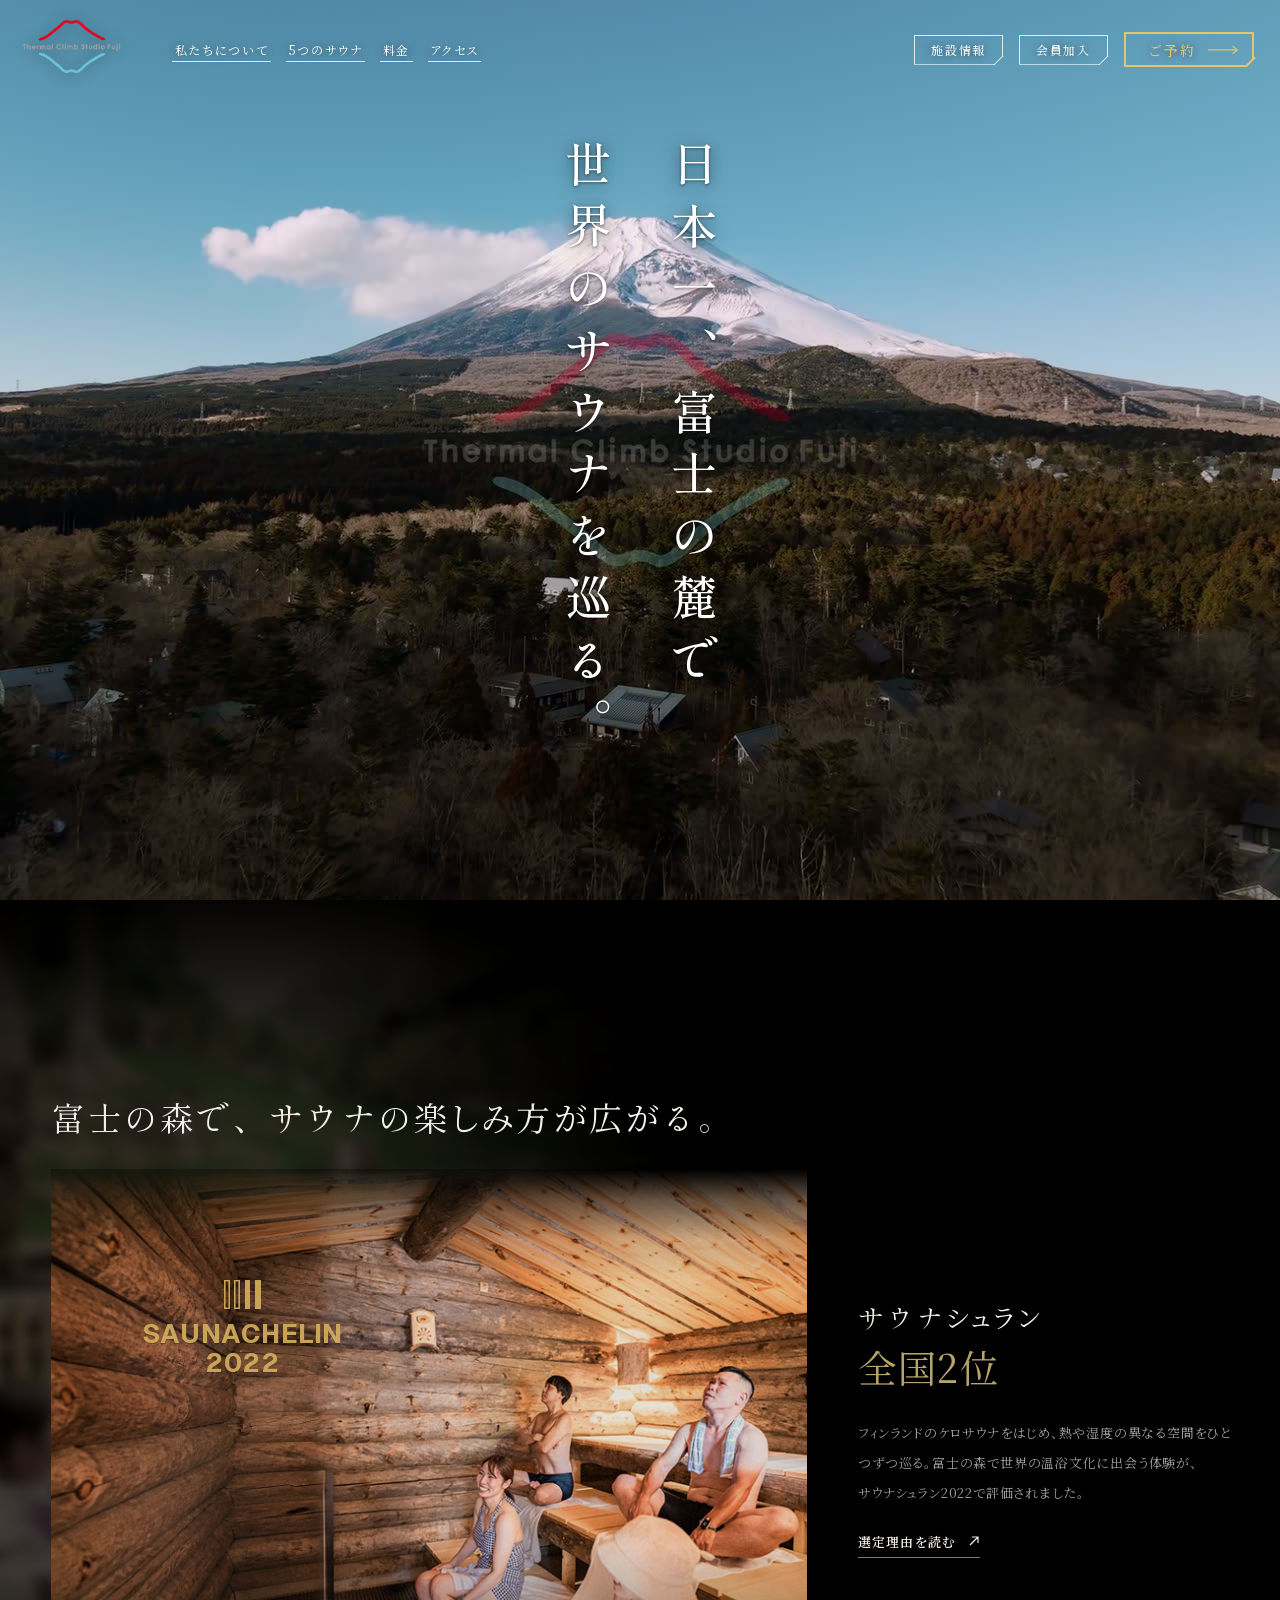
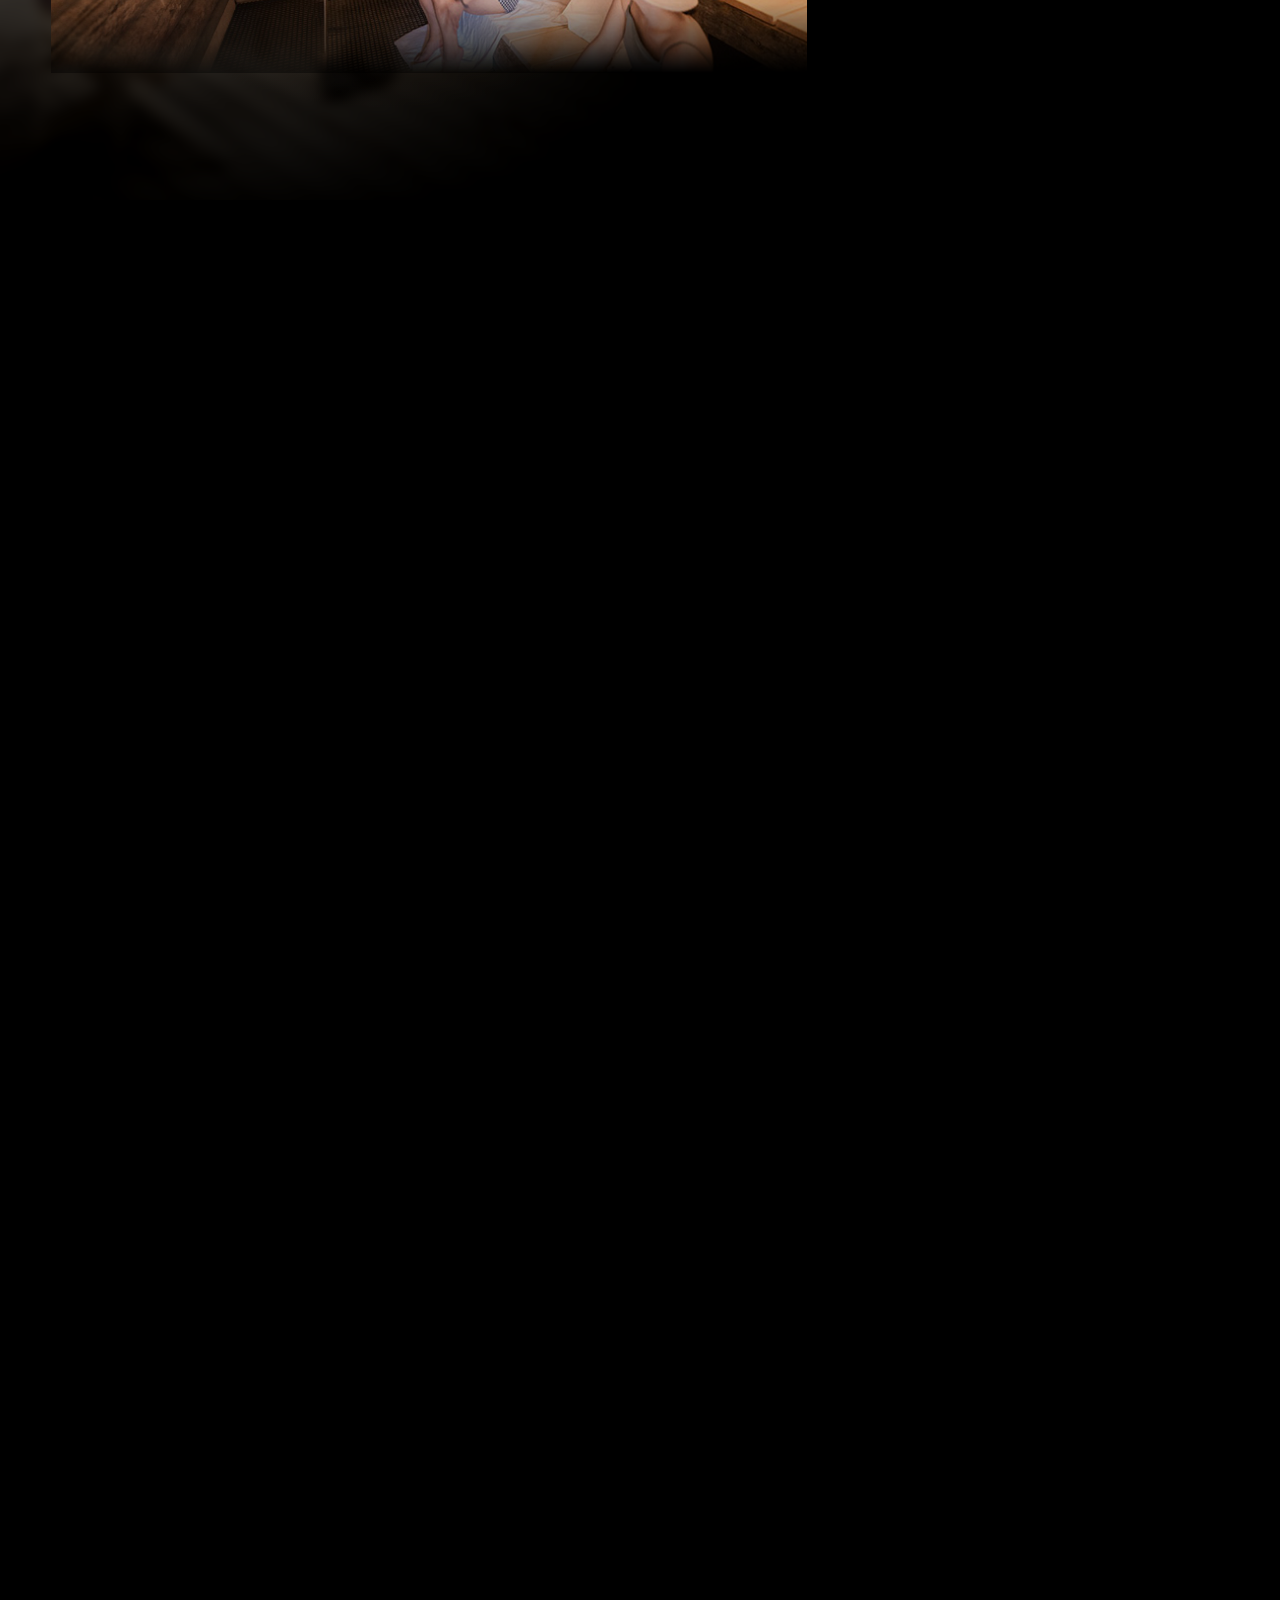
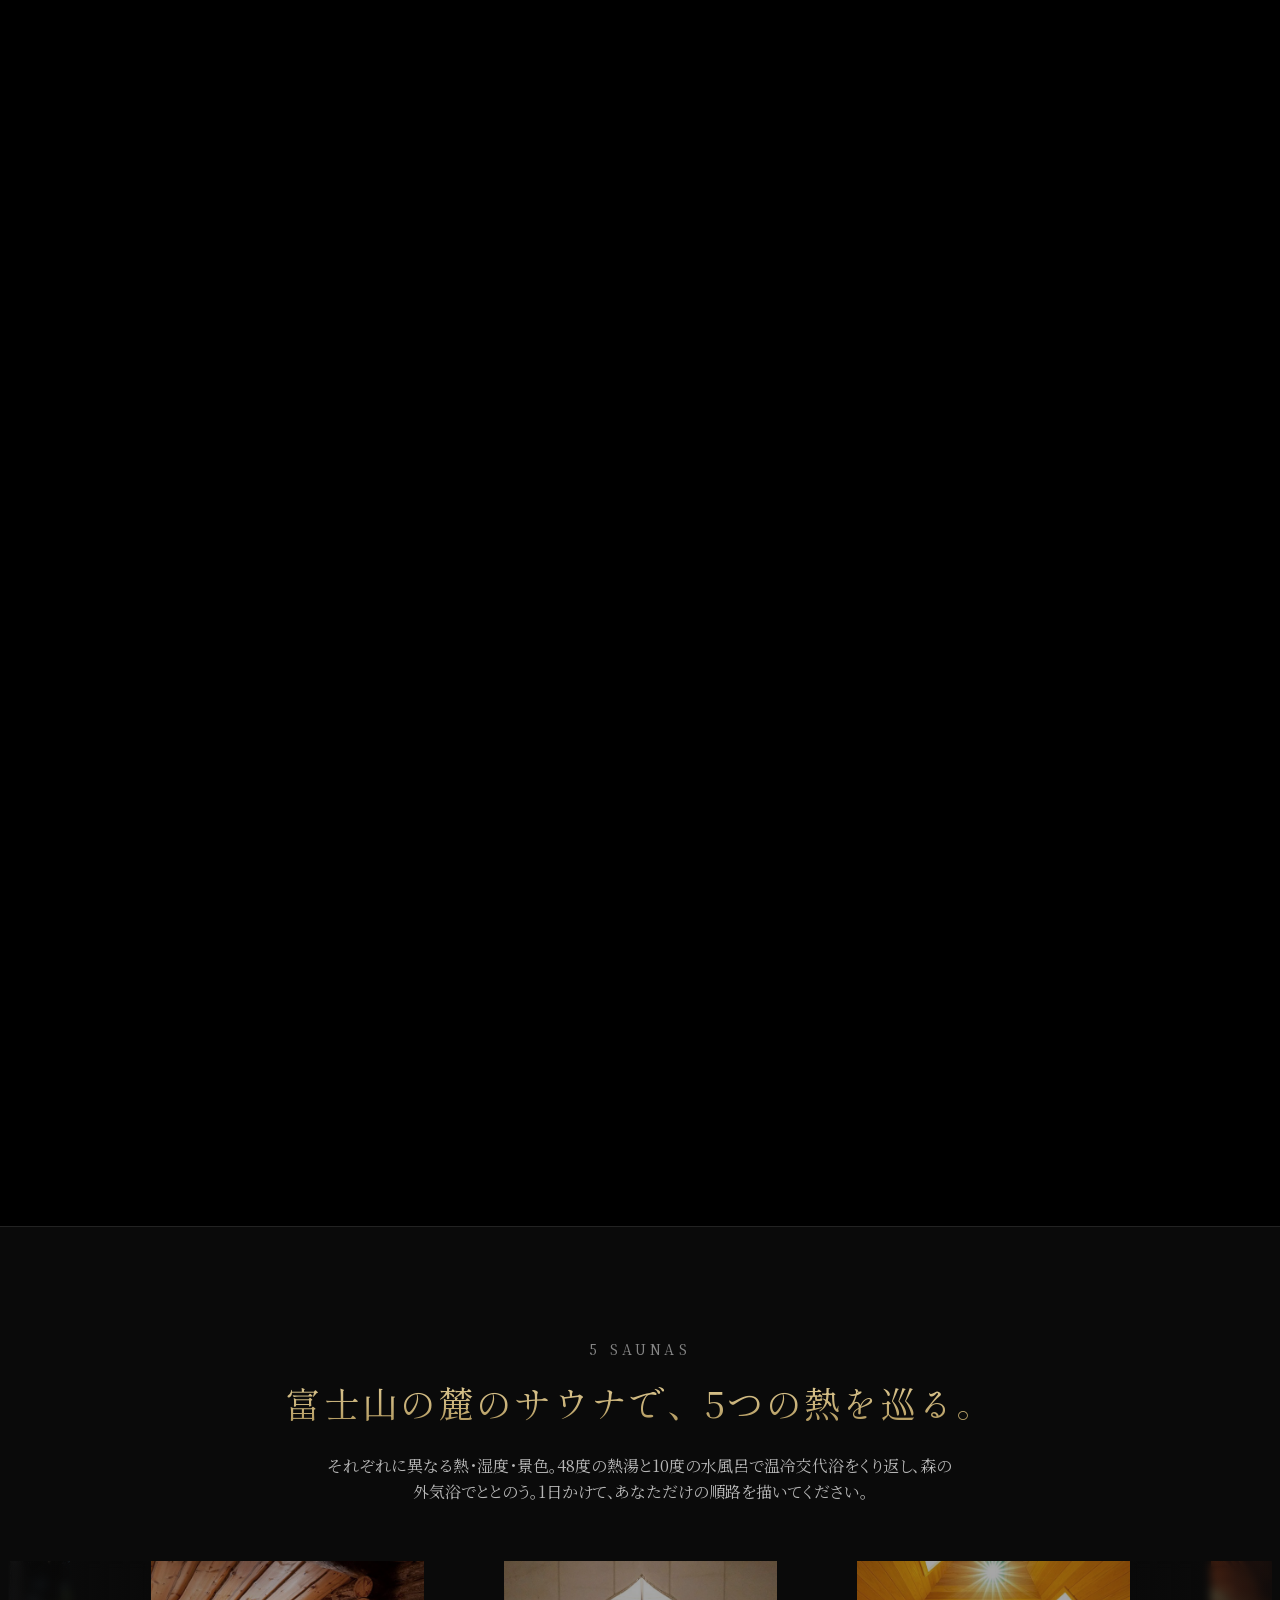
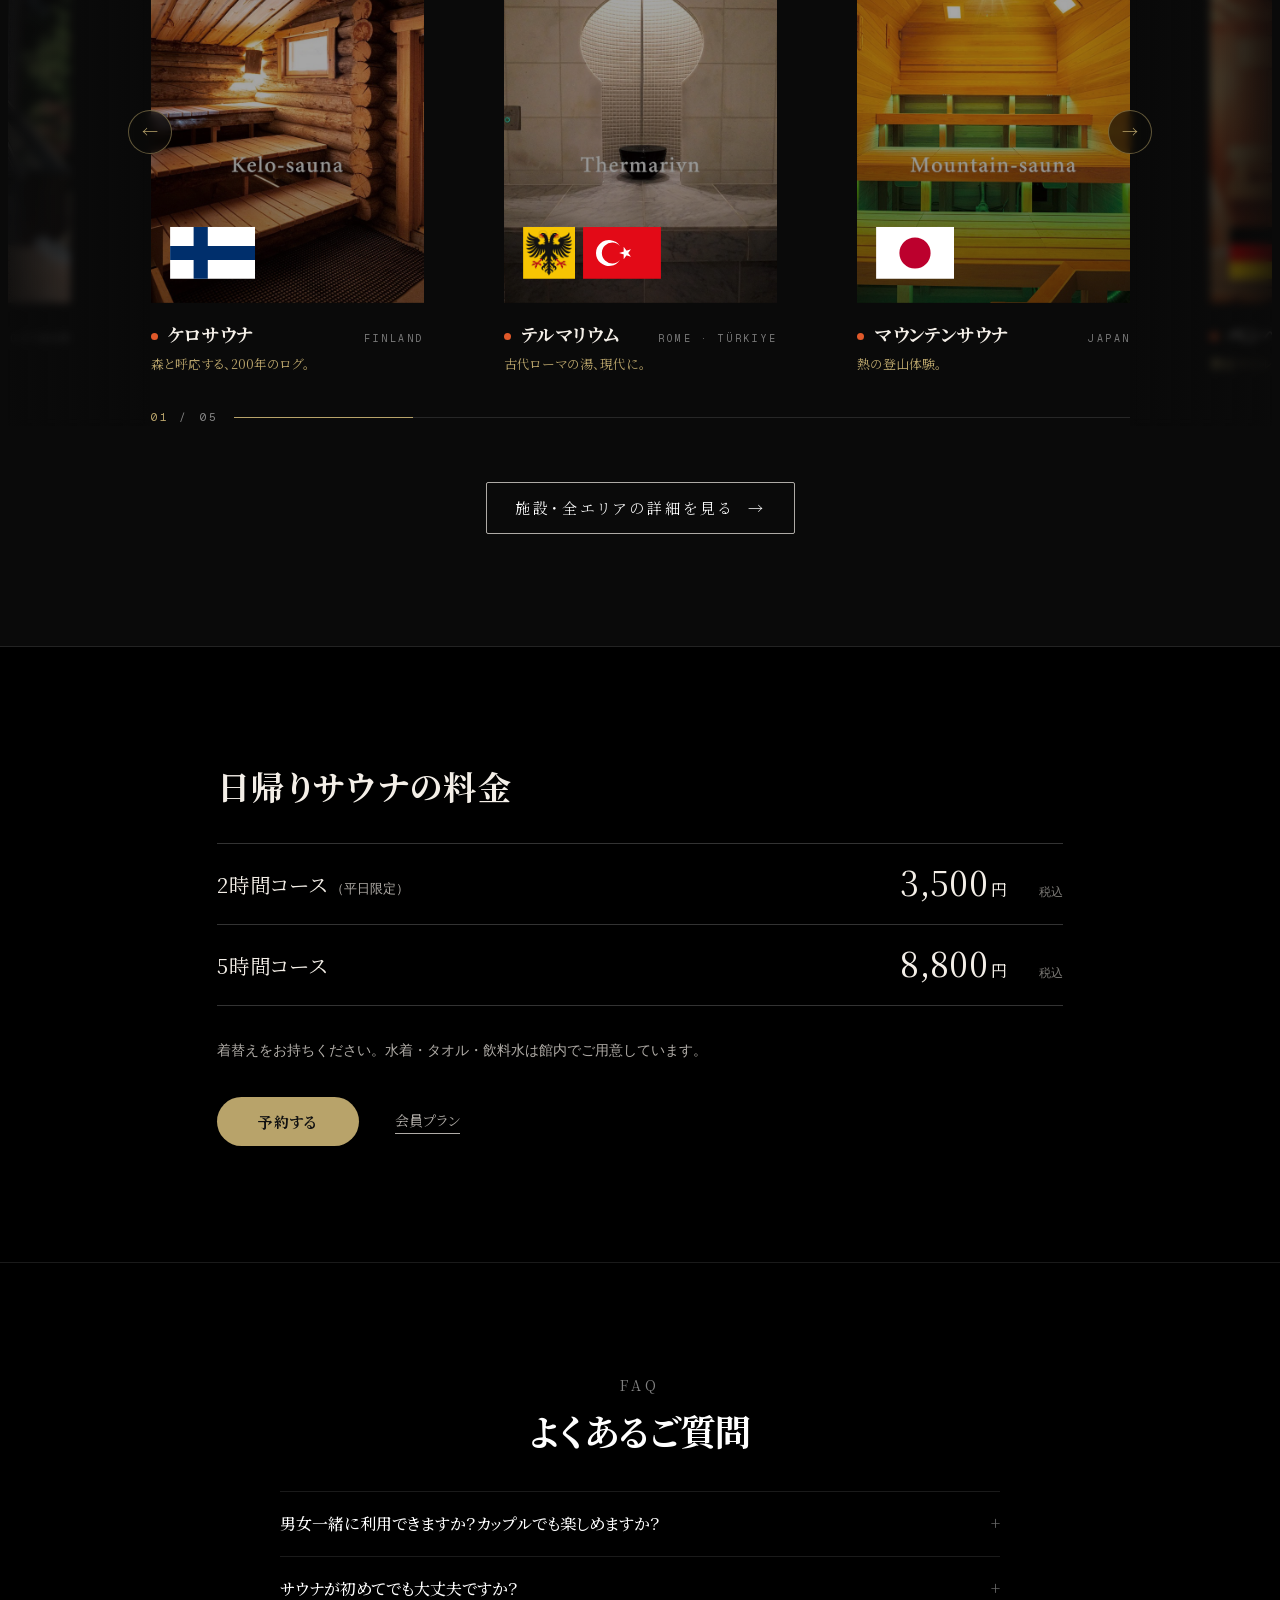
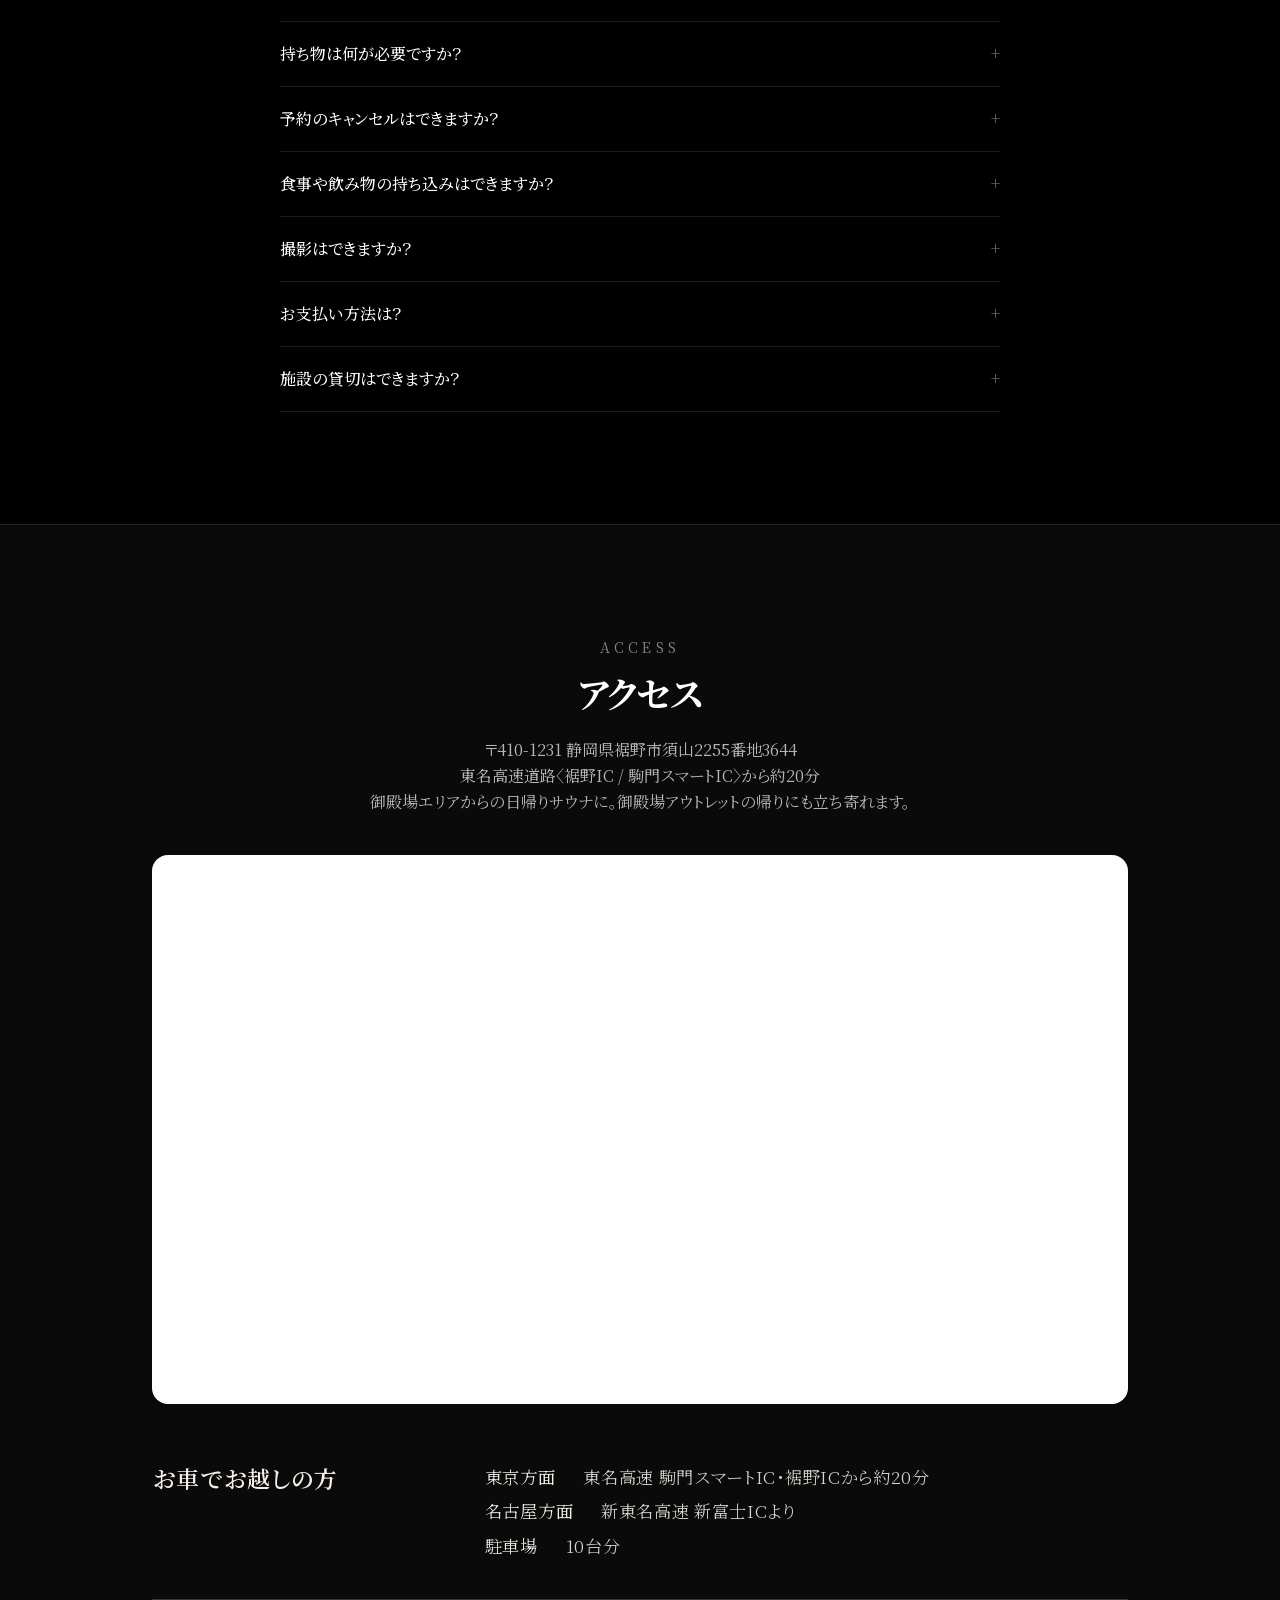
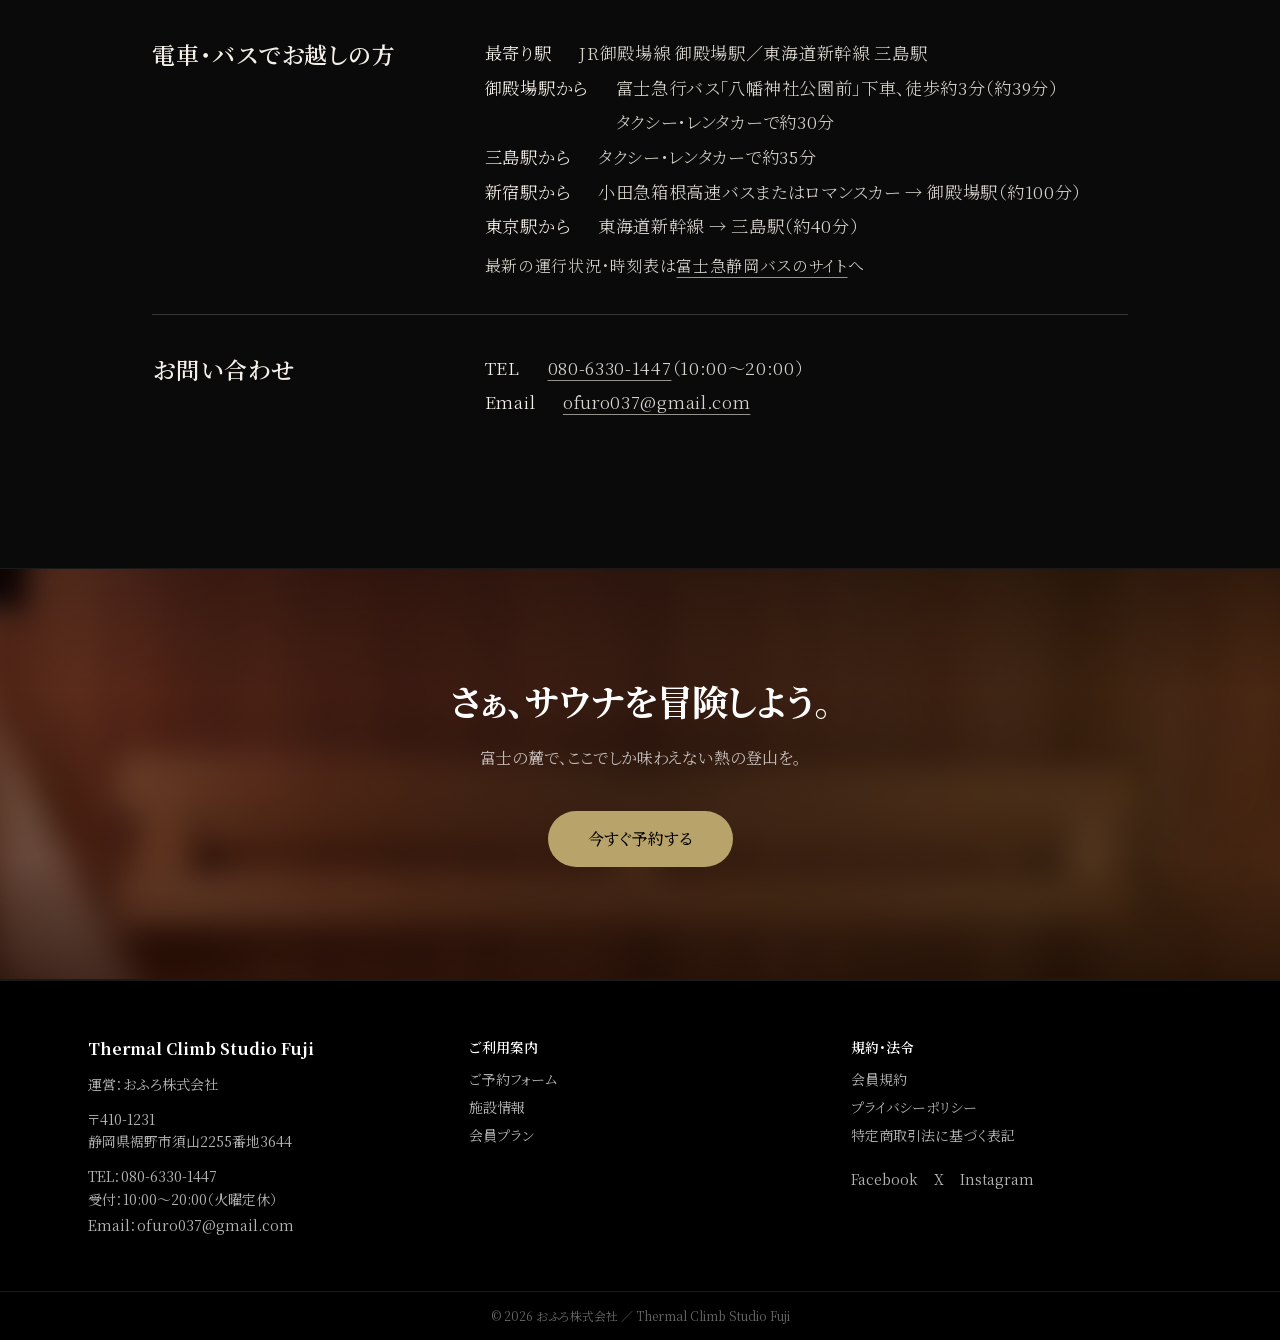
<file: index.html>
<!DOCTYPE html><html data-dpl-id="dpl_AZvFHL9CX429n7FeoehMb6datbYC" lang="ja" class="geist_a71539c9-module__T19VSG__variable geist_mono_8d43a2aa-module__8Li5zG__variable noto_serif_jp_3b721ba7-module__rPXfAG__variable cormorant_garamond_f540a0a-module__4r6MKG__variable h-full antialiased"><head><meta charSet="utf-8"/><meta name="viewport" content="width=device-width, initial-scale=1"/><link rel="preload" href="fonts/01e4147cff8141ee-s.p.10ked.7w885.g.woff2" as="font" crossorigin="" type="font/woff2"/><link rel="preload" href="fonts/68d0ad77fd2c49e3-s.p.0wghyr-.6qbey.woff2" as="font" crossorigin="" type="font/woff2"/><link rel="preload" href="fonts/797e433ab948586e-s.p.08e28id.o-okb.woff2" as="font" crossorigin="" type="font/woff2"/><link rel="preload" href="fonts/caa3a2e1cccd8315-s.p.09~u27dqhyhd6.woff2" as="font" crossorigin="" type="font/woff2"/><link rel="preload" as="image" imageSrcSet="images/logo.png 1x, images/logo.png 2x"/><link rel="preload" as="image" imageSrcSet="images/hero.jpg 640w, images/hero.jpg 750w, images/hero.jpg 828w, images/hero.jpg 1080w, images/hero.jpg 1200w, images/hero.jpg 1920w, images/hero.jpg 2048w, images/hero.jpg 2560w, images/hero.jpg 3840w" imageSizes="100vw" fetchPriority="high"/><link rel="preload" as="image" imageSrcSet="images/sauna-kelo.jpg 256w, images/sauna-kelo.jpg 384w, images/sauna-kelo.jpg 640w, images/sauna-kelo.jpg 750w, images/sauna-kelo.jpg 828w, images/sauna-kelo.jpg 1080w, images/sauna-kelo.jpg 1200w, images/sauna-kelo.jpg 1920w, images/sauna-kelo.jpg 2048w, images/sauna-kelo.jpg 2560w, images/sauna-kelo.jpg 3840w" imageSizes="(min-width: 768px) 40vw, 100vw"/><link rel="preload" as="image" imageSrcSet="images/sauna-thermarium.jpg 256w, images/sauna-thermarium.jpg 384w, images/sauna-thermarium.jpg 640w, images/sauna-thermarium.jpg 750w, images/sauna-thermarium.jpg 828w, images/sauna-thermarium.jpg 1080w, images/sauna-thermarium.jpg 1200w, images/sauna-thermarium.jpg 1920w, images/sauna-thermarium.jpg 2048w, images/sauna-thermarium.jpg 2560w, images/sauna-thermarium.jpg 3840w" imageSizes="(min-width: 768px) 40vw, 100vw"/><link rel="stylesheet" href="css/0m20eisfmp-5b.css" data-precedence="next"/><link rel="stylesheet" href="css/0h_nvp_7jebjj.css" data-precedence="next"/><link rel="stylesheet" href="css/15p80.1glvsb0.css" data-precedence="next"/><link rel="stylesheet" href="css/heat-cards.css"/>
<link rel="stylesheet" href="css/features.css"/><link rel="stylesheet" href="css/features-bg.css"/><link rel="stylesheet" href="css/features-hero.css"/>
<link rel="stylesheet" href="css/price.css"/><link rel="stylesheet" href="css/access.css"/>
<link rel="stylesheet" href="css/sauna-detail.css"/><meta name="next-size-adjust" content=""/><title>静岡・裾野のサウナ｜Thermal Climb Studio Fuji（サーマルクライムスタジオ富士）— 富士山の麓で5つのサウナを巡る</title><meta name="description" content="静岡県裾野市のサウナ施設「サーマルクライムスタジオ富士」。SAUNACHELIN（サウナシュラン）2022 全国第2位。富士山の麓で、温度の違う5つのサウナと、48度から10度までの温冷交代浴を巡る&quot;熱の登山&quot;体験ができます。日帰り5時間コース¥8,800、手ぶらでOK、都内から約1時間半。"/><meta property="og:title" content="静岡・裾野のサウナ｜Thermal Climb Studio Fuji（サーマルクライムスタジオ富士）"/><meta property="og:description" content="SAUNACHELIN（サウナシュラン）2022 全国第2位。富士山の麓で5つのサウナと48度〜10度の温冷交代浴を巡る、静岡・裾野のサウナ施設。"/><meta property="og:locale" content="ja_JP"/><meta property="og:type" content="website"/><meta name="twitter:card" content="summary"/><meta name="twitter:title" content="静岡・裾野のサウナ｜Thermal Climb Studio Fuji（サーマルクライムスタジオ富士）"/><meta name="twitter:description" content="SAUNACHELIN（サウナシュラン）2022 全国第2位。富士山の麓で5つのサウナと48度〜10度の温冷交代浴を巡る、静岡・裾野のサウナ施設。"/><link rel="icon" href="icon.png" sizes="512x512" type="image/png"/><style id="hero-fullscreen">
:root { --header-h: calc(5rem + 1px); }
.hero-fullscreen {
  min-height: calc(100vh - var(--header-h));
  min-height: calc(100svh - var(--header-h));
  display: flex;
  flex-direction: column;
  justify-content: center;
}
.hero-fullscreen > .relative { width: 100%; }
</style><style id="hero-reveal">
@font-face { font-family: "Shippori Mincho Title"; font-weight: 400; font-display: swap;
  src: url(fonts/shippori-mincho-title-400.woff2) format("woff2"); }
@font-face { font-family: "Shippori Mincho Title"; font-weight: 500; font-display: swap;
  src: url(fonts/shippori-mincho-title-500.woff2) format("woff2"); }
:root { --title-step: .09s; --title-chars: 19; }
#hero-copy h1, #hero-copy p { text-shadow: 0 2px 16px rgba(0,0,0,.55), 0 1px 3px rgba(0,0,0,.5); }
.hero-layout { display: flex; align-items: flex-end; gap: clamp(32px, 6vw, 96px); }
.hero-side { max-width: 40rem; }
.hero-vtitle {
  margin: 0; flex: none;
  writing-mode: vertical-rl; text-orientation: mixed;
  font-family: "Shippori Mincho Title", "Shippori Mincho", "Noto Serif JP", serif;
  font-weight: 500; color: #fff;
  font-size: clamp(30px, 5.2vh, 60px);
  letter-spacing: .32em; line-height: 1.9;
}
.hero-vtitle .col { display: block; }
.hero-vtitle .col + .col { margin-right: .35em; }
.hero-vtitle .ch { display: inline-block; }
@media (max-width: 767px) {
  .hero-layout { flex-direction: column; align-items: flex-start; gap: 28px; }
  .hero-vtitle { font-size: clamp(24px, 4.2vh, 40px); }
}
/* Hidden only while JS waits for the Fuji shot; visible without JS */
.hero-reveal-pending .hero-vtitle .ch,
.hero-reveal-pending .hero-side-item { opacity: 0; }
.hero-reveal-on .hero-vtitle .ch {
  animation: hero-ink 1.1s cubic-bezier(.22,.61,.36,1) both;
  animation-delay: calc(var(--i) * var(--title-step));
}
.hero-reveal-on .hero-side-item {
  animation: hero-rise 1.2s cubic-bezier(.22,.61,.36,1) both;
  animation-delay: calc(var(--title-chars) * var(--title-step) + .2s);
}
.hero-reveal-on .hero-side-item:nth-child(2) { animation-delay: calc(var(--title-chars) * var(--title-step) + .45s); }
.hero-reveal-on .hero-side-item:nth-child(3) { animation-delay: calc(var(--title-chars) * var(--title-step) + .7s); }
@keyframes hero-ink {
  from { opacity: 0; transform: translateY(-.35em); filter: blur(10px); }
  to   { opacity: 1; transform: none; filter: none; }
}
@keyframes hero-rise {
  from { opacity: 0; transform: translateY(20px); filter: blur(8px); }
  to   { opacity: 1; transform: none; filter: none; }
}
@media (prefers-reduced-motion: reduce) {
  .hero-reveal-pending .hero-vtitle .ch, .hero-reveal-pending .hero-side-item { opacity: 1; }
  .hero-reveal-on .hero-vtitle .ch, .hero-reveal-on .hero-side-item { animation: none; }
}
.hero-fullscreen #hero-copy { padding-top: clamp(24px, 7vh, 72px); padding-bottom: clamp(24px, 7vh, 72px); }
@media (max-width: 767px) {
  .hero-vtitle { font-size: clamp(22px, 3.3vh, 32px); }
  .hero-side .mt-6 { margin-top: 14px; }
  .hero-side .mt-10 { margin-top: 22px; }
  .hero-side p.max-w-2xl { font-size: 14px; }
}
.hero-layout { justify-content: center; align-items: center; }
.hero-sr-only { position: absolute; width: 1px; height: 1px; margin: -1px; padding: 0; overflow: hidden; clip: rect(0 0 0 0); white-space: nowrap; border: 0; }
@media (max-width: 767px) { .hero-layout { align-items: center; } .hero-vtitle { font-size: clamp(26px, 4.6vh, 44px); } }
.hero-reveal-out .hero-vtitle .ch { opacity: 0; transition: opacity .4s ease; }
</style><style id="home-header-spacing">
/* The video runs under the header, up to the very top */
:root { --header-h: 0px; }
html { scroll-padding-top: 6rem; }
</style>
<link rel="stylesheet" href="css/site-header.css"/>
<link rel="stylesheet" href="css/site-nav.css"/><link rel="stylesheet" href="css/cta-wood.css"/></head><body class="min-h-full bg-gray-50 text-gray-900 font-serif-jp"><div hidden=""><!--$--><!--/$--></div><div class="min-h-screen flex flex-col bg-black text-white"><header id="site-header" class="sticky top-0 z-40 bg-black/80 backdrop-blur-md border-b border-white/10"><div class="mx-auto max-w-7xl px-4 lg:px-6 h-20 flex items-center justify-between"><a class="flex items-center hover:opacity-90 transition" href="./"><img alt="Thermal Climb Studio Fuji" width="720" height="453" decoding="async" data-nimg="1" class="h-11 w-auto" style="color:transparent" srcSet="images/logo.png 1x, images/logo.png 2x" src="images/logo.png"/></a><nav class="hidden lg:flex items-center gap-7 text-sm tracking-wide"><a class="text-white/80 hover:text-[#b8a36a] transition" href="./#features">私たちについて</a><a class="text-white/80 hover:text-[#b8a36a] transition" href="./#saunas">5つのサウナ</a><a class="text-white/80 hover:text-[#b8a36a] transition" href="./#plans">料金</a><a class="text-white/80 hover:text-[#b8a36a] transition" href="facility/">施設情報</a><a class="text-white/80 hover:text-[#b8a36a] transition" href="./#access">アクセス</a><a class="text-white/80 hover:text-[#b8a36a] transition" href="plans/membership/">会員加入</a><a class="border border-[#b8a36a] text-[#b8a36a] hover:bg-[#b8a36a] hover:text-black px-5 py-2 rounded-full text-sm font-medium transition" href="book/"><span>ご予約</span><svg class="nav-arrow" viewBox="0 0 40 12" aria-hidden="true"><path d="M0 6h38M32 1l6 5-6 5" fill="none" stroke="currentColor" stroke-width="1.4"/></svg></a></nav><button type="button" class="lg:hidden p-2 -mr-2 text-white" aria-label="メニュー"><svg class="w-6 h-6" fill="none" stroke="currentColor" viewBox="0 0 24 24"><path stroke-linecap="round" stroke-linejoin="round" stroke-width="2" d="M4 6h16M4 12h16M4 18h16"></path></svg></button></div></header><main class="flex-1"><section class="relative overflow-hidden hero-fullscreen"><div class="absolute inset-0"><video id="hero-video" aria-hidden="true" autoPlay="" loop="" muted="" playsInline="" preload="auto" poster="images/about-poster.jpg" disablePictureInPicture="" disableRemotePlayback="" class="absolute inset-0 w-full h-full object-cover"><source src="videos/about.h265.mp4" type='video/mp4; codecs="hvc1"'/><source src="videos/about.mp4" type="video/mp4"/></video></div><div id="hero-copy" class="relative mx-auto max-w-6xl px-4 lg:px-6 pt-24 pb-28 lg:pt-40 lg:pb-44 text-white"><div class="hero-layout"><p class="hero-vtitle" aria-label="日本一、富士の麓で世界のサウナを巡る。"><span aria-hidden="true"><span class="col"><span class="ch" style="--i:0">日</span><span class="ch" style="--i:1">本</span><span class="ch" style="--i:2">一</span><span class="ch" style="--i:3">、</span><span class="ch" style="--i:4">富</span><span class="ch" style="--i:5">士</span><span class="ch" style="--i:6">の</span><span class="ch" style="--i:7">麓</span><span class="ch" style="--i:8">で</span></span><span class="col"><span class="ch" style="--i:9">世</span><span class="ch" style="--i:10">界</span><span class="ch" style="--i:11">の</span><span class="ch" style="--i:12">サ</span><span class="ch" style="--i:13">ウ</span><span class="ch" style="--i:14">ナ</span><span class="ch" style="--i:15">を</span><span class="ch" style="--i:16">巡</span><span class="ch" style="--i:17">る</span><span class="ch" style="--i:18">。</span></span></span></p><h1 class="hero-sr-only">静岡・裾野のサウナ｜<span class="uppercase">Thermal Climb Studio Fuji</span>（サーマルクライムスタジオ富士）</h1></div></div></section><section id="features" class="tf" aria-labelledby="tf-title"><div class="tf__pin"><div class="tf__bg" aria-hidden="true"></div><div class="tf__glow" aria-hidden="true"></div><div class="tf__head"><div class="tf__intro"><h2 id="tf-title" class="tf__title">富士の森で、サウナの楽しみ方が広がる。</h2></div></div><div class="tf__viewport"><ul class="tf__list"><li class="tf__item tf__item--hero" id="tf-item-0"><figure class="tf__fig tf__fig--main tf-fade"><img src="images/gallery-1-wide.jpg" alt="ケロサウナでくつろぐ利用者" loading="lazy" decoding="async"/><span class="tf__award" aria-hidden="true"><span class="tf__award-mark"><i></i><i></i><i></i><i></i></span>SAUNACHELIN<br/>2022</span></figure><div class="tf__copy tf-fade"><h3 class="tf__name">サウナシュラン<em>全国2位</em></h3><p class="tf__text">フィンランドのケロサウナをはじめ、熱や湿度の異なる空間をひとつずつ巡る。富士の森で世界の温浴文化に出会う体験が、サウナシュラン2022で評価されました。</p><a class="tf__link" href="#saunas">選定理由を読む<svg viewBox="0 0 12 12" fill="none" stroke="currentColor" stroke-width="1.2" aria-hidden="true"><path d="M2 10 10 2M4 2h6v6"/></svg></a></div></li><li class="tf__item tf__item--hero" id="tf-item-1"><figure class="tf__fig tf__fig--main tf-fade"><img src="images/gallery-2.jpg" alt="サウナで汗を流す利用者" loading="lazy" decoding="async" style="object-position:50% 0%"/></figure><div class="tf__copy tf-fade"><p class="tf__label">Thermal Climb</p><h3 class="tf__name">熱の登山<em>高低差 3m超</em></h3><p class="tf__text">マウンテンサウナは3m超の高低差で30°C以上の温度差をつくる、立体的な熱の空間。段をのぼるほど熱が増し、自分のペースで熱の頂を目指します。</p><a class="tf__link" href="#saunas">5つのサウナを見る<svg viewBox="0 0 12 12" fill="none" stroke="currentColor" stroke-width="1.2" aria-hidden="true"><path d="M2 10 10 2M4 2h6v6"/></svg></a></div></li><li class="tf__item tf__item--hero" id="tf-item-2"><figure class="tf__fig tf__fig--main tf-fade"><img src="images/gallery-4.jpg" alt="木の壁に囲まれた浴槽でくつろぐ利用者" loading="lazy" decoding="async"/></figure><div class="tf__copy tf-fade"><p class="tf__label">Neutral Bath</p><h3 class="tf__name">不感浴<em>体温に近い湯</em></h3><p class="tf__text">熱さも冷たさも感じない、体温に近い湯にただ身をあずける。巡った熱をゆっくりとほどき、森の静けさのなかで心と身体を整えていきます。</p><a class="tf__link" href="facility/">施設情報を見る<svg viewBox="0 0 12 12" fill="none" stroke="currentColor" stroke-width="1.2" aria-hidden="true"><path d="M2 10 10 2M4 2h6v6"/></svg></a></div></li></ul></div></div></section><section id="saunas" class="py-20 lg:py-28 bg-neutral-950 border-y border-white/10"><div class="mx-auto max-w-6xl px-4 lg:px-6"><div class="text-center max-w-2xl mx-auto"><p class="text-sm tracking-[0.3em] text-white/50 uppercase">5 Saunas</p><h2 class="mt-4 text-3xl md:text-4xl font-bold tracking-tight">富士山の麓のサウナで、5つの熱を巡る。</h2><p class="mt-6 text-white/70 leading-relaxed">それぞれに異なる熱・湿度・景色。48度の熱湯と10度の水風呂で温冷交代浴をくり返し、森の外気浴でととのう。1日かけて、あなただけの順路を描いてください。</p></div><div class="heat-stage"><div class="heat-grid" id="heat-track" tabindex="0" aria-label="サウナ一覧（横にスライド）"><article class="heat-card heat-reveal" style="--i:0" tabindex="0" aria-label="ケロサウナ"><div class="heat-card__media"><img src="images/sauna-kelo-noflag.jpg" alt="ケロサウナ" loading="lazy" decoding="async"/><div class="heat-card__flags"><img class="heat-flag" src="images/flags/fi.svg" alt="フィンランド国旗" decoding="async"/></div></div><h3 class="heat-card__name"><span class="heat-card__dot"></span>ケロサウナ<span class="heat-card__country">Finland</span></h3><p class="heat-card__tagline">森と呼応する、200年のログ。</p></article><article class="heat-card heat-reveal" style="--i:1" tabindex="0" aria-label="テルマリウム"><div class="heat-card__media"><img src="images/sauna-thermarium-noflag.jpg" alt="テルマリウム" loading="lazy" decoding="async"/><div class="heat-card__flags"><img class="heat-flag" src="images/flags/hre.webp" alt="神聖ローマ帝国の旗" decoding="async"/><img class="heat-flag" src="images/flags/tr.svg" alt="トルコ国旗" decoding="async"/></div></div><h3 class="heat-card__name"><span class="heat-card__dot"></span>テルマリウム<span class="heat-card__country">Rome · Türkiye</span></h3><p class="heat-card__tagline">古代ローマの湯、現代に。</p></article><article class="heat-card heat-reveal" style="--i:2" tabindex="0" aria-label="マウンテンサウナ"><div class="heat-card__media"><img src="images/sauna-mountain-noflag.jpg" alt="マウンテンサウナ" loading="lazy" decoding="async"/><div class="heat-card__flags"><img class="heat-flag" src="images/flags/jp.svg" alt="日本国旗" decoding="async"/></div></div><h3 class="heat-card__name"><span class="heat-card__dot"></span>マウンテンサウナ<span class="heat-card__country">Japan</span></h3><p class="heat-card__tagline">熱の登山体験。</p></article><article class="heat-card heat-reveal" style="--i:3" tabindex="0" aria-label="ベンベルグサウナ"><div class="heat-card__media"><img src="images/sauna-bemberg-noflag.jpg" alt="ベンベルグサウナ" loading="lazy" decoding="async"/><div class="heat-card__flags"><img class="heat-flag" src="images/flags/de.svg" alt="ドイツ国旗" decoding="async"/></div></div><h3 class="heat-card__name"><span class="heat-card__dot"></span>ベンベルグサウナ<span class="heat-card__country">Germany</span></h3><p class="heat-card__tagline">熱をマイルドに包み込む。</p></article><article class="heat-card heat-reveal" style="--i:4" tabindex="0" aria-label="キャンプ（エコ）サウナ"><div class="heat-card__media"><img class="heat-card__photo--camp" src="images/sauna-eco-1.jpg" alt="キャンプ（エコ）サウナ" loading="lazy" decoding="async"/></div><h3 class="heat-card__name"><span class="heat-card__dot"></span>キャンプ（エコ）サウナ<span class="heat-card__country">Outdoor</span></h3><p class="heat-card__tagline">星空と焚き火を望む。</p></article></div><div class="heat-nav"><p class="heat-nav__count" aria-live="polite"><span class="heat-nav__now">01</span> / 05</p><div class="heat-nav__bar" aria-hidden="true"><span class="heat-nav__fill"></span></div><button type="button" class="heat-nav__btn" data-dir="-1" aria-label="前のサウナへ" aria-controls="heat-track">&#8592;</button><button type="button" class="heat-nav__btn" data-dir="1" aria-label="次のサウナへ" aria-controls="heat-track">&#8594;</button></div></div><div class="mt-14 text-center"><a class="heat-more" href="facility/">施設・全エリアの詳細を見る<span class="heat-more__arrow" aria-hidden="true">&#8594;</span></a></div></div></section><section id="plans" class="pr" aria-labelledby="pr-title"><div class="pr__inner"><h2 id="pr-title" class="pr__title">日帰りサウナの料金</h2><dl class="pr__list"><div class="pr__row"><dt class="pr__name">2時間コース<small class="pr__limit">（平日限定）</small></dt><dd class="pr__price"><span class="pr__num">3,500</span><span class="pr__yen">円</span><span class="pr__tax">税込</span></dd></div><div class="pr__row"><dt class="pr__name">5時間コース</dt><dd class="pr__price"><span class="pr__num">8,800</span><span class="pr__yen">円</span><span class="pr__tax">税込</span></dd></div></dl><p class="pr__info">着替えをお持ちください。水着・タオル・飲料水は館内でご用意しています。</p><div class="pr__actions"><a class="pr__book" href="book/">予約する</a><a class="pr__member" href="plans/membership/">会員プラン</a></div></div></section><section id="faq" class="py-20 lg:py-28"><div class="mx-auto max-w-3xl px-4 lg:px-6"><div class="text-center"><p class="text-sm tracking-[0.3em] text-white/50 uppercase">FAQ</p><h2 class="mt-4 text-3xl md:text-4xl font-bold tracking-tight">よくあるご質問</h2></div><div class="mt-10 divide-y divide-white/10 border-y border-white/10"><details class="group py-5"><summary class="flex items-center justify-between cursor-pointer list-none font-medium">男女一緒に利用できますか？カップルでも楽しめますか？<span class="ml-4 text-white/40 group-open:rotate-45 transition-transform">+</span></summary><p class="mt-3 text-sm text-white/70 leading-relaxed">水着着用のため、男女一緒にお楽しみいただけます。カップルやご夫婦、男女混合のグループにもおすすめです。</p></details><details class="group py-5"><summary class="flex items-center justify-between cursor-pointer list-none font-medium">サウナが初めてでも大丈夫ですか？<span class="ml-4 text-white/40 group-open:rotate-45 transition-transform">+</span></summary><p class="mt-3 text-sm text-white/70 leading-relaxed">はい。手ぶらでお越しいただけ、スタッフが巡り方をご案内しますので、初心者の方も安心してお楽しみください。</p></details><details class="group py-5"><summary class="flex items-center justify-between cursor-pointer list-none font-medium">持ち物は何が必要ですか？<span class="ml-4 text-white/40 group-open:rotate-45 transition-transform">+</span></summary><p class="mt-3 text-sm text-white/70 leading-relaxed">水着は無料でレンタル可能（男性は競泳水着、女性はビキニタイプ）。着替えのみお持ちください。タオル・飲料水は館内でご提供します。</p></details><details class="group py-5"><summary class="flex items-center justify-between cursor-pointer list-none font-medium">予約のキャンセルはできますか？<span class="ml-4 text-white/40 group-open:rotate-45 transition-transform">+</span></summary><p class="mt-3 text-sm text-white/70 leading-relaxed">7〜4日前のキャンセル20%、3〜2日前50%、前日80%、当日・無連絡100%のキャンセル料を頂戴します。</p></details><details class="group py-5"><summary class="flex items-center justify-between cursor-pointer list-none font-medium">食事や飲み物の持ち込みはできますか？<span class="ml-4 text-white/40 group-open:rotate-45 transition-transform">+</span></summary><p class="mt-3 text-sm text-white/70 leading-relaxed">館内のサウナバーで富士の天然水・各種ドリンク・軽食をご用意しております。外部からの飲食物持ち込みはご遠慮ください。</p></details><details class="group py-5"><summary class="flex items-center justify-between cursor-pointer list-none font-medium">撮影はできますか？<span class="ml-4 text-white/40 group-open:rotate-45 transition-transform">+</span></summary><p class="mt-3 text-sm text-white/70 leading-relaxed">撮影は可能です。他のお客様のプライバシーにご配慮の上、お楽しみください。</p></details><details class="group py-5"><summary class="flex items-center justify-between cursor-pointer list-none font-medium">お支払い方法は？<span class="ml-4 text-white/40 group-open:rotate-45 transition-transform">+</span></summary><p class="mt-3 text-sm text-white/70 leading-relaxed">現地でのお支払いとなります（現金・各種キャッシュレス決済対応）。</p></details><details class="group py-5"><summary class="flex items-center justify-between cursor-pointer list-none font-medium">施設の貸切はできますか？<span class="ml-4 text-white/40 group-open:rotate-45 transition-transform">+</span></summary><p class="mt-3 text-sm text-white/70 leading-relaxed">施設の貸切も可能です。料金や詳細は、メールまたは電話で直接お問い合わせください。</p></details></div></div></section><section id="access" class="py-20 lg:py-28 bg-neutral-950 border-t border-white/10"><div class="mx-auto max-w-5xl px-4 lg:px-6"><div class="text-center max-w-2xl mx-auto"><p class="text-sm tracking-[0.3em] text-white/50 uppercase">Access</p><h2 class="mt-4 text-3xl md:text-4xl font-bold tracking-tight">アクセス</h2><p class="mt-6 text-white/70 leading-relaxed">〒410-1231 静岡県裾野市須山2255番地3644<br/>東名高速道路〈裾野IC / 駒門スマートIC〉から約20分<br/>御殿場エリアからの日帰りサウナに。御殿場アウトレットの帰りにも立ち寄れます。</p></div><div class="mt-10 aspect-video rounded-2xl overflow-hidden border border-white/10 bg-white"><iframe title="Thermal Climb Studio Fuji 地図" src="https://www.google.com/maps?q=%E9%9D%99%E5%B2%A1%E7%9C%8C%E8%A3%BE%E9%87%8E%E5%B8%82%E9%A0%88%E5%B1%B12255-3644&amp;output=embed" loading="lazy" referrerPolicy="no-referrer-when-downgrade" class="w-full h-full"></iframe></div><dl class="ac"><div class="ac__row"><dt class="ac__head">お車でお越しの方</dt><dd class="ac__body"><dl class="ac__items"><div class="ac__item"><dt>東京方面</dt><dd><span>東名高速 駒門スマートIC・裾野ICから約20分</span></dd></div><div class="ac__item"><dt>名古屋方面</dt><dd><span>新東名高速 新富士ICより</span></dd></div><div class="ac__item"><dt>駐車場</dt><dd><span>10台分</span></dd></div></dl></dd></div><div class="ac__row"><dt class="ac__head">電車・バスでお越しの方</dt><dd class="ac__body"><dl class="ac__items"><div class="ac__item"><dt>最寄り駅</dt><dd><span>JR御殿場線 御殿場駅／東海道新幹線 三島駅</span></dd></div><div class="ac__item"><dt>御殿場駅から</dt><dd><span>富士急行バス「八幡神社公園前」下車、徒歩約3分（約39分）</span><span>タクシー・レンタカーで約30分</span></dd></div><div class="ac__item"><dt>三島駅から</dt><dd><span>タクシー・レンタカーで約35分</span></dd></div><div class="ac__item"><dt>新宿駅から</dt><dd><span>小田急箱根高速バスまたはロマンスカー → 御殿場駅（約100分）</span></dd></div><div class="ac__item"><dt>東京駅から</dt><dd><span>東海道新幹線 → 三島駅（約40分）</span></dd></div></dl><p class="ac__note">最新の運行状況・時刻表は<a href="https://www.fujikyu-bus.co.jp/" target="_blank" rel="noopener noreferrer">富士急静岡バスのサイト</a>へ</p></dd></div><div class="ac__row"><dt class="ac__head">お問い合わせ</dt><dd class="ac__body"><dl class="ac__items"><div class="ac__item"><dt>TEL</dt><dd><span><a href="tel:08063301447">080-6330-1447</a>（10:00〜20:00）</span></dd></div><div class="ac__item"><dt>Email</dt><dd><span><a href="mailto:ofuro037@gmail.com">ofuro037@gmail.com</a></span></dd></div></dl></dd></div></dl></div></section><section class="cta-wood py-20 lg:py-28 bg-black text-white border-y border-white/10"><div class="mx-auto max-w-3xl px-4 lg:px-6 text-center"><h2 class="text-3xl md:text-4xl font-bold tracking-tight">さぁ、サウナを冒険しよう。</h2><p class="mt-6 text-white/70 leading-relaxed">富士の麓で、ここでしか味わえない熱の登山を。</p><div class="mt-10"><a class="inline-flex justify-center items-center bg-[#b8a36a] text-black px-10 py-4 rounded-full font-medium hover:bg-[#c9b57c] transition" href="book/">今すぐ予約する</a></div></div></section><!--$--><!--/$--></main><footer class="bg-black text-white/70 border-t border-white/10"><div class="mx-auto max-w-6xl px-4 lg:px-6 py-14 grid grid-cols-1 md:grid-cols-3 gap-10 text-sm"><div><p class="font-bold text-white text-base">Thermal Climb Studio Fuji</p><p class="mt-3 leading-relaxed">運営：おふろ株式会社</p><p class="mt-3 leading-relaxed">〒410-1231<br/>静岡県裾野市須山2255番地3644</p><p class="mt-3 leading-relaxed">TEL：<a href="tel:08063301447" class="hover:text-white">080-6330-1447</a><br/>受付：10:00〜20:00（火曜定休）</p><p class="mt-1">Email：<a href="mailto:ofuro037@gmail.com" class="hover:text-white break-all">ofuro037@gmail.com</a></p></div><div><p class="font-semibold text-white">ご利用案内</p><ul class="mt-3 space-y-2"><li><a class="hover:text-white" href="book/">ご予約フォーム</a></li><li><a class="hover:text-white" href="facility/">施設情報</a></li><li><a class="hover:text-white" href="plans/membership/">会員プラン</a></li></ul></div><div><p class="font-semibold text-white">規約・法令</p><ul class="mt-3 space-y-2"><li><a class="hover:text-white" href="terms/">会員規約</a></li><li><a class="hover:text-white" href="privacy/">プライバシーポリシー</a></li><li><a class="hover:text-white" href="transaction/">特定商取引法に基づく表記</a></li></ul><p class="mt-6 flex gap-4"><a href="https://fb.me/saunaclub37" target="_blank" rel="noreferrer" class="hover:text-white">Facebook</a><a href="https://twitter.com/clubsauna37" target="_blank" rel="noreferrer" class="hover:text-white">X</a><a href="https://www.instagram.com/saunaclub37/" target="_blank" rel="noreferrer" class="hover:text-white">Instagram</a></p></div></div><div class="border-t border-white/10 text-xs py-4 text-center text-white/40">© <!-- -->2026<!-- --> おふろ株式会社 ／ Thermal Climb Studio Fuji</div></footer></div><script id="hero-reveal-script">
(function () {
  var FUJI_END_SEC = 6.79;    // the opening Mt. Fuji shot ends here
  var FADE_LEAD_SEC = 0.45;   // start hiding just before the loop jumps back to Fuji
  var FALLBACK_MS = 12000;    // show the title if the video never starts
  var root = document.documentElement;
  var video = document.getElementById("hero-video");
  var reduced = window.matchMedia && window.matchMedia("(prefers-reduced-motion: reduce)").matches;
  if (!video || reduced) return;

  var state = "pending";      // pending -> on <-> out ; "broken" keeps the title shown
  root.classList.add("hero-reveal-pending");
  function setState(next) {
    if (state === next || state === "broken") return;
    root.classList.remove("hero-reveal-" + state);
    root.classList.add("hero-reveal-" + next);
    state = next;
  }
  function showForever() { setState("on"); state = "broken"; }

  function inFujiShot() {
    var t = video.currentTime;
    var d = video.duration;
    var nearLoopEnd = isFinite(d) && d > 0 && t >= d - FADE_LEAD_SEC;
    return t < FUJI_END_SEC || nearLoopEnd;
  }
  var FUJI_RATE = 1.3;        // play the Mt. Fuji shot a bit faster
  function syncRate() {
    var rate = video.currentTime < FUJI_END_SEC ? FUJI_RATE : 1;
    if (video.playbackRate !== rate) video.playbackRate = rate;
  }
  function tick() {
    syncRate();
    if (state !== "broken" && !video.paused) {
      if (inFujiShot()) { if (state === "on") setState("out"); }
      else setState("on");
    }
    window.requestAnimationFrame(tick);
  }
  window.requestAnimationFrame(tick);

  // A skipped <source> (e.g. unsupported H.265) is not a failure; only the last one is.
  var sources = video.querySelectorAll("source");
  var lastSource = sources[sources.length - 1];
  if (lastSource) lastSource.addEventListener("error", showForever);
  video.addEventListener("error", showForever);
  setTimeout(function () { if (video.currentTime === 0) showForever(); }, FALLBACK_MS);
  var playing = video.play && video.play();
  if (playing && playing.catch) playing.catch(showForever);  // autoplay blocked
})();
</script><script src="js/heat-cards.js" defer></script><script src="js/heat-slider.js" defer></script><script src="js/features.js" defer></script><script src="js/sauna-detail.js" defer></script></body></html>
</file>
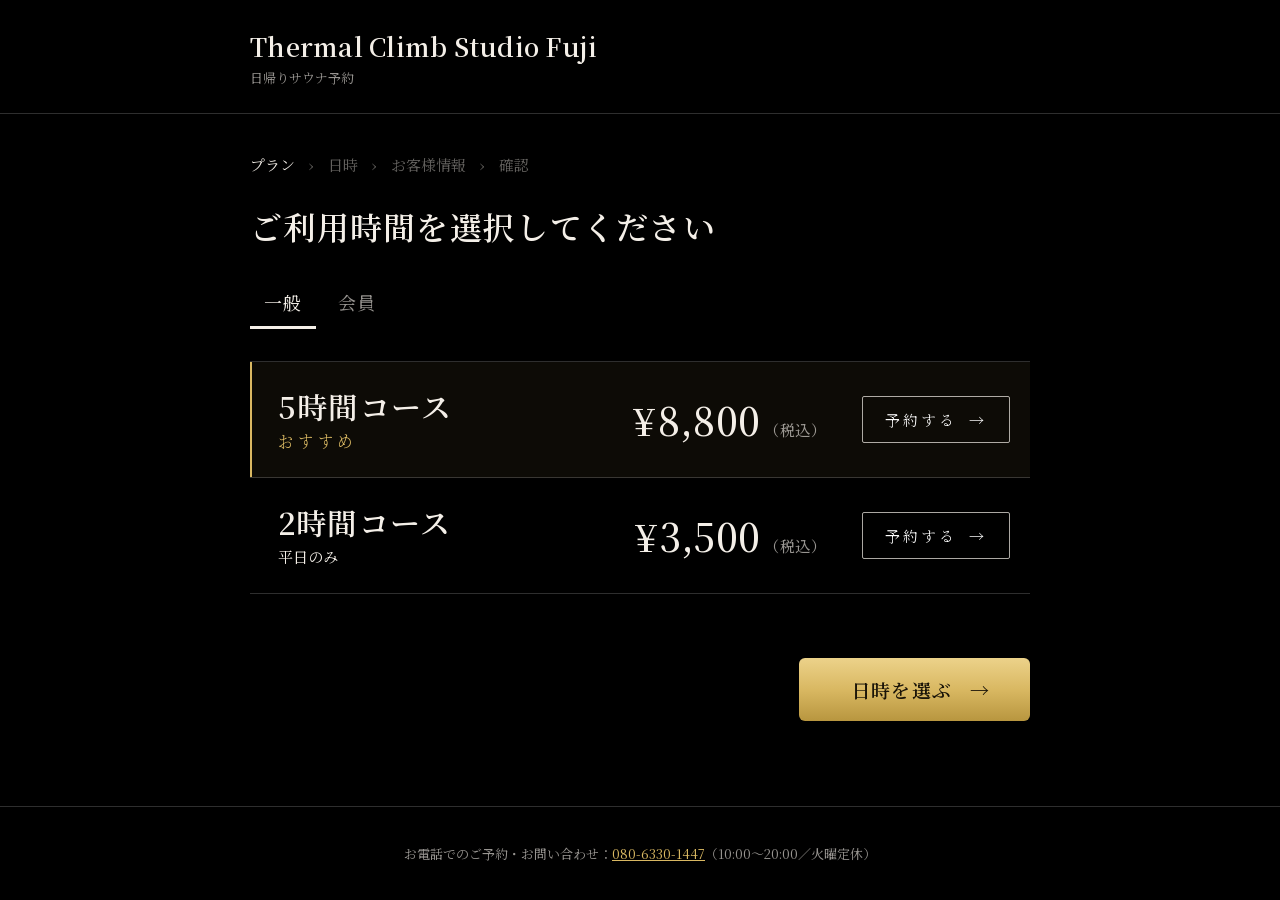
<file: book/index.html>
<!DOCTYPE html>
<html lang="ja">
<head>
<meta charset="utf-8">
<meta name="viewport" content="width=device-width, initial-scale=1">
<title>ご予約 | Thermal Climb Studio Fuji</title>
<meta name="description" content="Thermal Climb Studio Fuji の日帰りサウナ予約。ご利用時間（2時間・5時間）をお選びください。">
<link rel="icon" href="../icon.png">
<link rel="stylesheet" href="../css/0h_nvp_7jebjj.css">
<link rel="stylesheet" href="../css/book.css">
<link rel="stylesheet" href="../css/book-plan.css">
</head>
<body class="bk">
  <header class="bk__head">
    <a class="bk__brand" href="../">
      <span class="bk__brand-name">Thermal Climb Studio Fuji</span>
      <span class="bk__brand-sub">日帰りサウナ予約</span>
    </a>
  </header>

  <main class="bk__main">
    <ol class="bk__steps" aria-label="予約の流れ">
      <li class="is-current" aria-current="step">プラン</li>
      <li>日時</li>
      <li>お客様情報</li>
      <li>確認</li>
    </ol>

    <h1 class="bk__title">ご利用時間を選択してください</h1>

    <div class="bk__tabs" role="tablist" aria-label="料金区分">
      <button type="button" class="bk__tab" role="tab" id="tab-general" aria-controls="panel-general" aria-selected="true">一般</button>
      <button type="button" class="bk__tab" role="tab" id="tab-member" aria-controls="panel-member" aria-selected="false" tabindex="-1">会員</button>
    </div>

    <form class="bk__form" action="date/" method="get">
      <fieldset class="bk__panel" role="tabpanel" id="panel-general" aria-labelledby="tab-general">
        <legend class="bk__sr">一般料金のコース</legend>
        <label class="bk__plan">
          <input type="radio" name="plan" value="general-5h" checked>
          <span class="bk__radio" aria-hidden="true"></span>
          <span class="bk__plan-body">
            <span class="bk__plan-name">5時間コース</span>
            <span class="bk__badge">おすすめ</span>
          </span>
          <span class="bk__price"><span class="bk__yen">¥</span>8,800<span class="bk__tax">（税込）</span></span>
          <span class="bk__reserve" aria-hidden="true">予約する<span class="bk__reserve-arrow">&#8594;</span></span>
        </label>
        <label class="bk__plan">
          <input type="radio" name="plan" value="general-2h">
          <span class="bk__radio" aria-hidden="true"></span>
          <span class="bk__plan-body">
            <span class="bk__plan-name">2時間コース</span>
            <span class="bk__plan-note">平日のみ</span>
          </span>
          <span class="bk__price"><span class="bk__yen">¥</span>3,500<span class="bk__tax">（税込）</span></span>
          <span class="bk__reserve" aria-hidden="true">予約する<span class="bk__reserve-arrow">&#8594;</span></span>
        </label>
      </fieldset>

      <fieldset class="bk__panel" role="tabpanel" id="panel-member" aria-labelledby="tab-member" hidden disabled>
        <legend class="bk__sr">会員料金のコース</legend>
        <label class="bk__plan">
          <input type="radio" name="plan-member" value="member-5h" checked>
          <span class="bk__radio" aria-hidden="true"></span>
          <span class="bk__plan-body">
            <span class="bk__plan-name">5時間コース</span>
            <span class="bk__badge">おすすめ</span>
          </span>
          <span class="bk__price"><span class="bk__yen">¥</span>6,000<span class="bk__tax">（税込）</span></span>
          <span class="bk__reserve" aria-hidden="true">予約する<span class="bk__reserve-arrow">&#8594;</span></span>
        </label>
        <label class="bk__plan">
          <input type="radio" name="plan-member" value="member-2h">
          <span class="bk__radio" aria-hidden="true"></span>
          <span class="bk__plan-body">
            <span class="bk__plan-name">2時間コース</span>
          </span>
          <span class="bk__price"><span class="bk__yen">¥</span>2,480<span class="bk__tax">（税込）</span></span>
          <span class="bk__reserve" aria-hidden="true">予約する<span class="bk__reserve-arrow">&#8594;</span></span>
        </label>
        <label class="bk__plan">
          <input type="radio" name="plan-member" value="member-10h">
          <span class="bk__radio" aria-hidden="true"></span>
          <span class="bk__plan-body">
            <span class="bk__plan-name">10時間コース</span>
          </span>
          <span class="bk__price"><span class="bk__yen">¥</span>10,000<span class="bk__tax">（税込）</span></span>
          <span class="bk__reserve" aria-hidden="true">予約する<span class="bk__reserve-arrow">&#8594;</span></span>
        </label>
        <p class="bk__memo">会員料金のご利用には会員登録が必要です。平日個人会員の方は平日のみご利用いただけます。<a href="../plans/membership/">会員プランを見る</a></p>
      </fieldset>

      <div class="bk__actions">
        <button type="submit" class="bk__next">日時を選ぶ<span aria-hidden="true" class="bk__arrow">→</span></button>
      </div>
    </form>
  </main>

  <footer class="bk__foot">
    <p>お電話でのご予約・お問い合わせ：<a href="tel:08063301447">080-6330-1447</a>（10:00〜20:00／火曜定休）</p>
  </footer>

  <script src="../js/book.js" defer></script>
  <script src="../js/book-plan-link.js" defer></script>
</body>
</html>
</file>
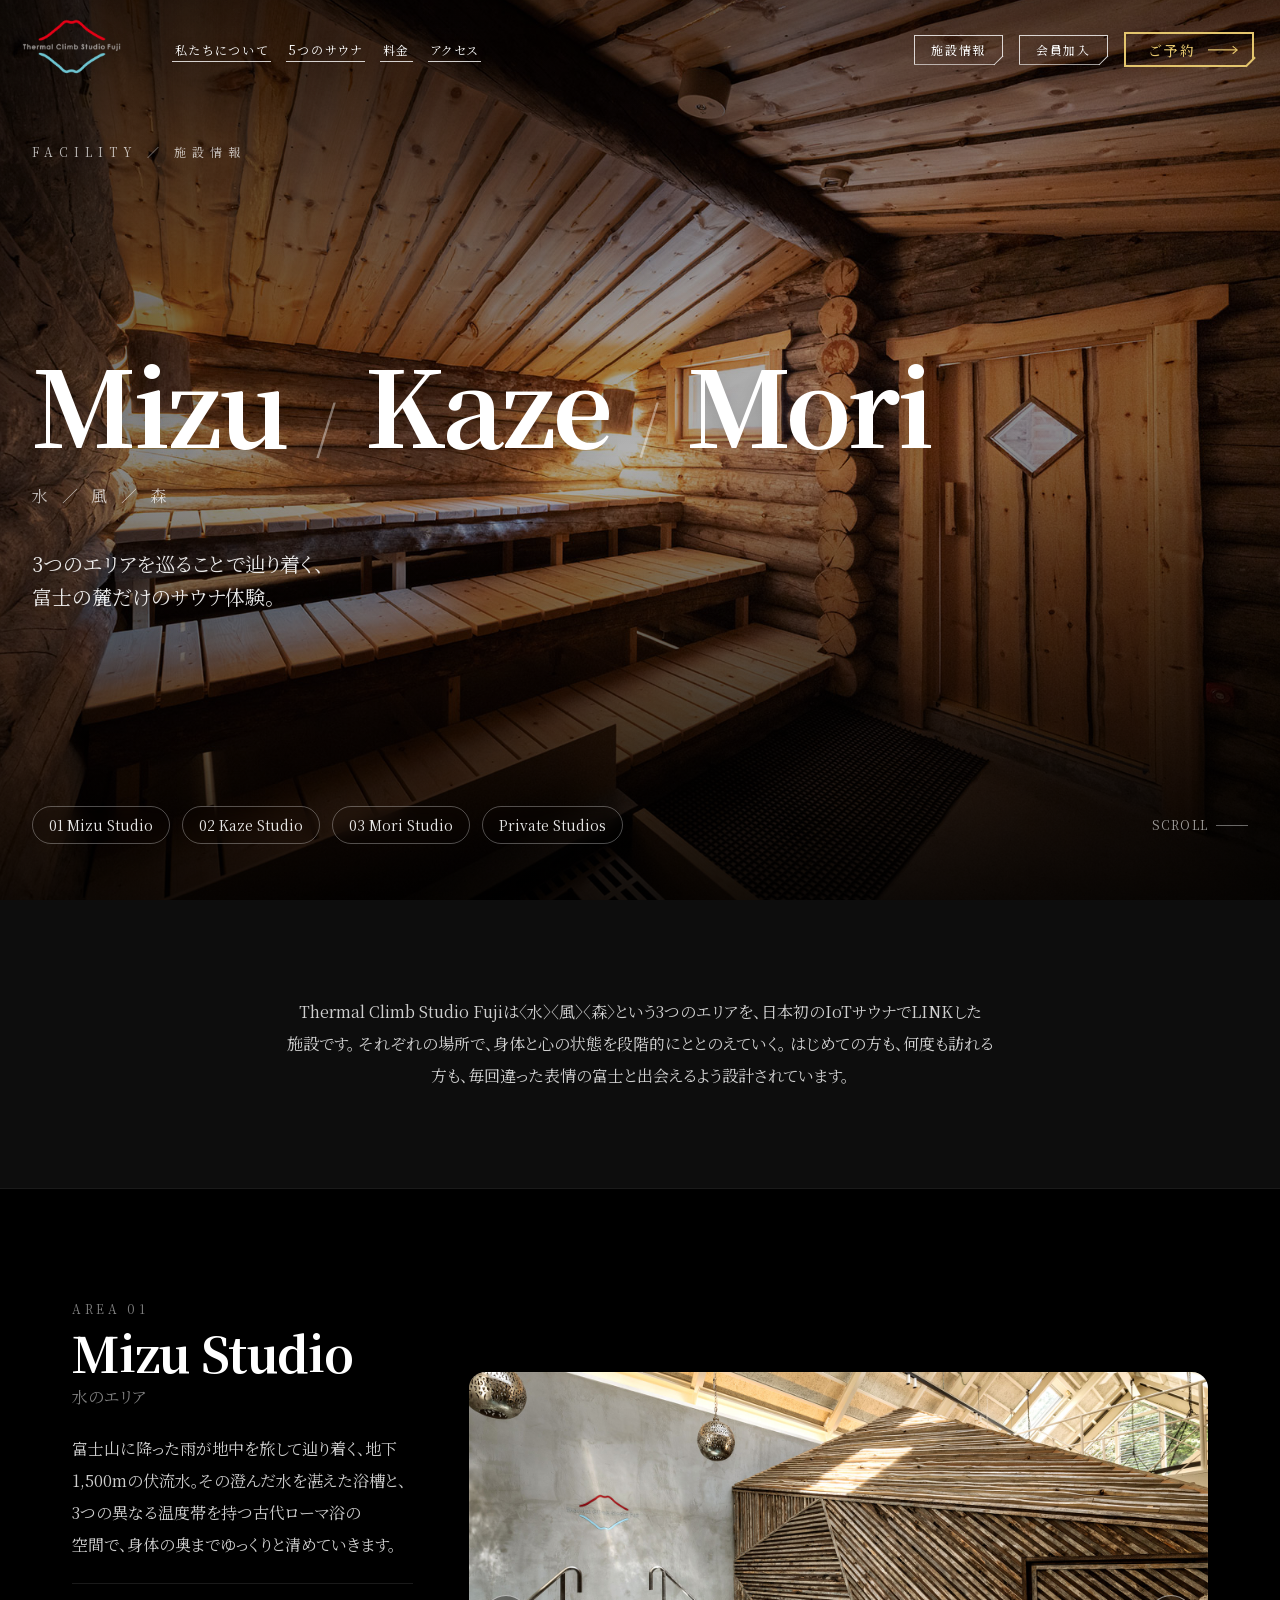
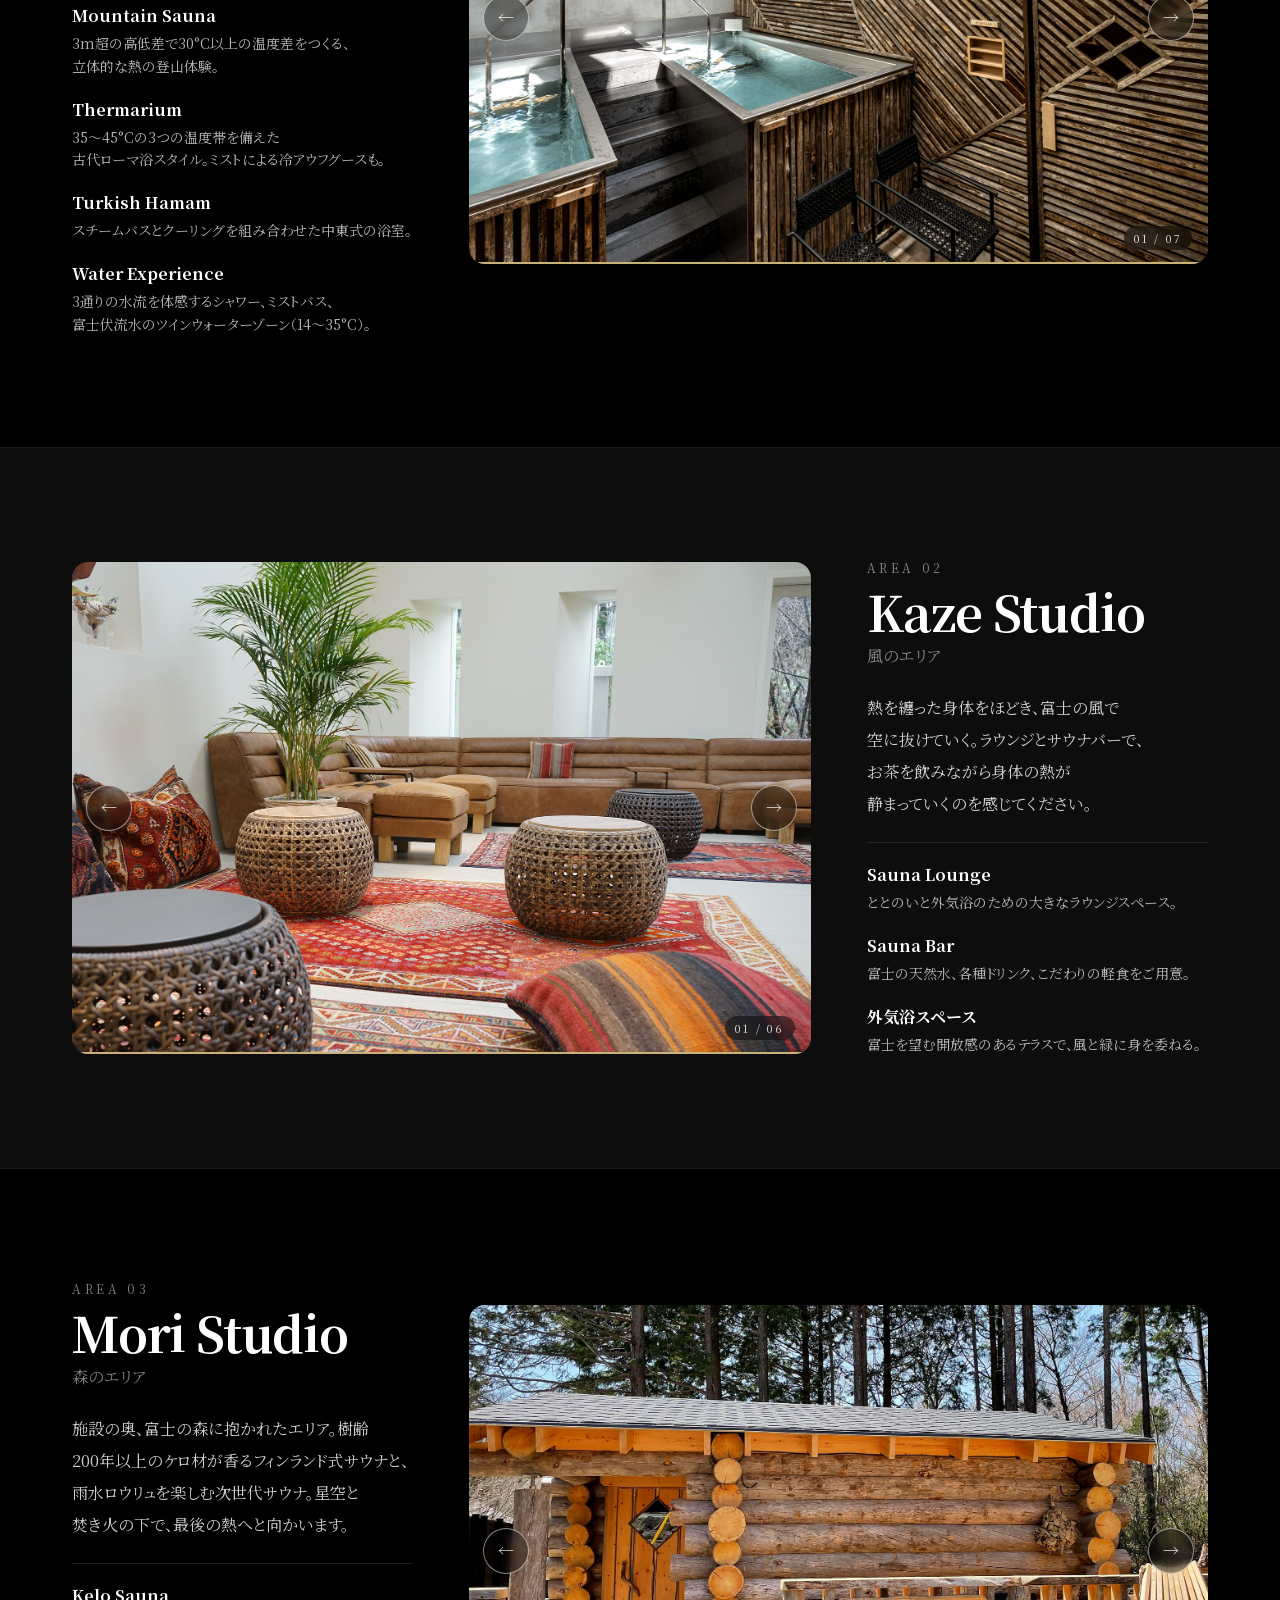
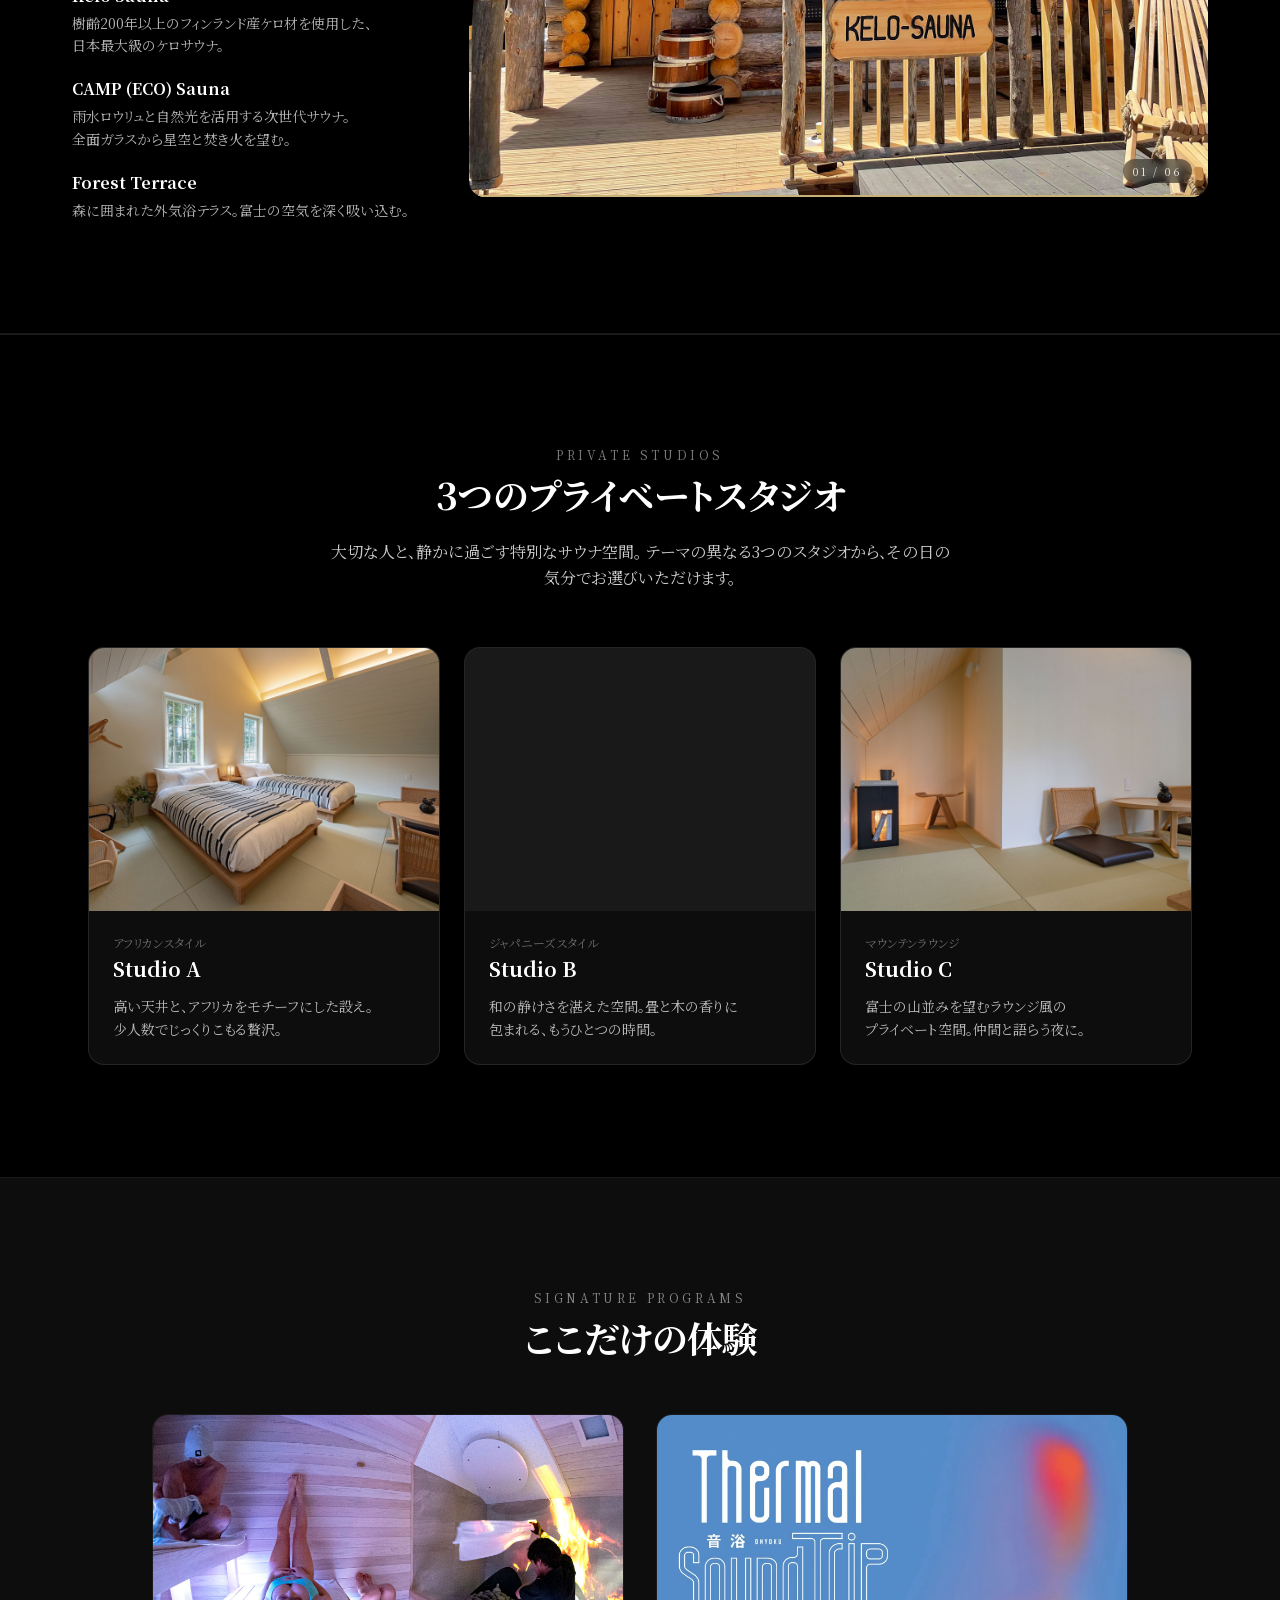
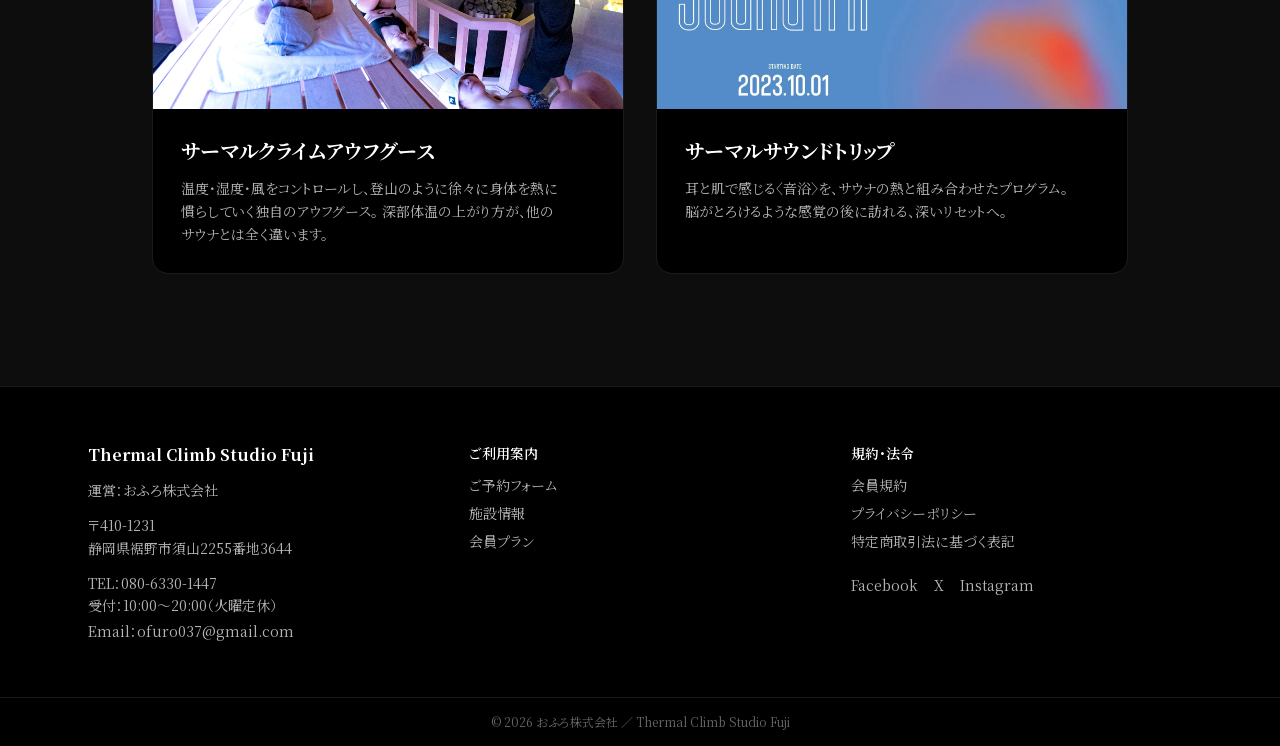
<file: facility/index.html>
<!DOCTYPE html><html data-dpl-id="dpl_AZvFHL9CX429n7FeoehMb6datbYC" lang="ja" class="geist_a71539c9-module__T19VSG__variable geist_mono_8d43a2aa-module__8Li5zG__variable noto_serif_jp_3b721ba7-module__rPXfAG__variable cormorant_garamond_f540a0a-module__4r6MKG__variable h-full antialiased"><head><meta charSet="utf-8"/><meta name="viewport" content="width=device-width, initial-scale=1"/><link rel="preload" href="../fonts/01e4147cff8141ee-s.p.10ked.7w885.g.woff2" as="font" crossorigin="" type="font/woff2"/><link rel="preload" href="../fonts/68d0ad77fd2c49e3-s.p.0wghyr-.6qbey.woff2" as="font" crossorigin="" type="font/woff2"/><link rel="preload" href="../fonts/797e433ab948586e-s.p.08e28id.o-okb.woff2" as="font" crossorigin="" type="font/woff2"/><link rel="preload" href="../fonts/caa3a2e1cccd8315-s.p.09~u27dqhyhd6.woff2" as="font" crossorigin="" type="font/woff2"/><link rel="preload" as="image" imageSrcSet="../images/logo.png 1x, ../images/logo.png 2x"/><link rel="preload" as="image" imageSrcSet="../images/facility-hero.jpg 640w, ../images/facility-hero.jpg 750w, ../images/facility-hero.jpg 828w, ../images/facility-hero.jpg 1080w, ../images/facility-hero.jpg 1200w, ../images/facility-hero.jpg 1920w, ../images/facility-hero.jpg 2048w, ../images/facility-hero.jpg 2560w, ../images/facility-hero.jpg 3840w" imageSizes="100vw"/><link rel="stylesheet" href="../css/0m20eisfmp-5b.css" data-precedence="next"/><link rel="stylesheet" href="../css/0h_nvp_7jebjj.css" data-precedence="next"/><link rel="stylesheet" href="../css/15p80.1glvsb0.css" data-precedence="next"/><link rel="stylesheet" href="../css/site-header.css"/>
<link rel="stylesheet" href="../css/site-nav.css"/><link rel="stylesheet" href="../css/facility-slider.css"/><meta name="next-size-adjust" content=""/><title>施設情報｜Thermal Climb Studio Fuji</title><meta name="description" content="Thermal Climb Studio Fujiの施設案内。〈水〉〈風〉〈森〉3つのエリアを巡るサウナ体験、5つのIoTサウナと3室のプライベートスタジオ。"/><meta property="og:title" content="静岡・裾野のサウナ｜Thermal Climb Studio Fuji（サーマルクライムスタジオ富士）"/><meta property="og:description" content="SAUNACHELIN（サウナシュラン）2022 全国第2位。富士山の麓で5つのサウナと48度〜10度の温冷交代浴を巡る、静岡・裾野のサウナ施設。"/><meta property="og:locale" content="ja_JP"/><meta property="og:type" content="website"/><meta name="twitter:card" content="summary"/><meta name="twitter:title" content="静岡・裾野のサウナ｜Thermal Climb Studio Fuji（サーマルクライムスタジオ富士）"/><meta name="twitter:description" content="SAUNACHELIN（サウナシュラン）2022 全国第2位。富士山の麓で5つのサウナと48度〜10度の温冷交代浴を巡る、静岡・裾野のサウナ施設。"/><link rel="icon" href="../icon.png" sizes="512x512" type="image/png"/><style id="fac-mkm">
/* Mizu / Kaze / Mori always on one line, sized to fit the screen width */
.fac-mkm { flex-wrap: nowrap; column-gap: clamp(10px, 2.2vw, 36px); white-space: nowrap; }
.fac-mkm > span:nth-child(odd) { font-size: min(8.2vw, 124px); }
.fac-mkm > span:nth-child(even) { font-size: min(4.6vw, 70px); }
</style></head><body class="min-h-full bg-gray-50 text-gray-900 font-serif-jp"><div hidden=""><!--$--><!--/$--></div><div class="min-h-screen flex flex-col bg-black text-white"><header id="site-header" class="sticky top-0 z-40 bg-black/80 backdrop-blur-md border-b border-white/10"><div class="mx-auto max-w-7xl px-4 lg:px-6 h-20 flex items-center justify-between"><a class="flex items-center hover:opacity-90 transition" href="../"><img alt="Thermal Climb Studio Fuji" width="720" height="453" decoding="async" data-nimg="1" class="h-11 w-auto" style="color:transparent" srcSet="../images/logo.png 1x, ../images/logo.png 2x" src="../images/logo.png"/></a><button type="button" class="facility-menu-toggle lg:hidden p-2 -mr-2 text-white" aria-label="メニュー" aria-expanded="false" aria-controls="facility-menu"><svg class="w-6 h-6" fill="none" stroke="currentColor" viewBox="0 0 24 24"><path stroke-linecap="round" stroke-linejoin="round" stroke-width="2" d="M4 6h16M4 12h16M4 18h16"></path></svg></button><nav id="facility-menu" class="hidden lg:flex items-center gap-7 text-sm tracking-wide" aria-label="メインメニュー"><a class="text-white/80 hover:text-[#b8a36a] transition" href="../#features">私たちについて</a><a class="text-white/80 hover:text-[#b8a36a] transition" href="../#saunas">5つのサウナ</a><a class="text-white/80 hover:text-[#b8a36a] transition" href="../#plans">料金</a><a class="text-white/80 hover:text-[#b8a36a] transition" href="../#access">アクセス</a><a class="text-white/80 hover:text-[#b8a36a] transition" href="../facility/" aria-current="page">施設情報</a><a class="text-white/80 hover:text-[#b8a36a] transition" href="../plans/membership/">会員加入</a><a class="border border-[#b8a36a] text-[#b8a36a] hover:bg-[#b8a36a] hover:text-black px-5 py-2 rounded-full text-sm font-medium transition" href="../book/"><span>ご予約</span><svg class="nav-arrow" viewBox="0 0 40 12" aria-hidden="true"><path d="M0 6h38M32 1l6 5-6 5" fill="none" stroke="currentColor" stroke-width="1.4"/></svg></a></nav></div></header><main class="flex-1"><section class="relative h-screen min-h-[640px] overflow-hidden"><img alt="Thermal Climb Studio Fuji" decoding="async" data-nimg="fill" class="object-cover scale-105" style="position:absolute;height:100%;width:100%;left:0;top:0;right:0;bottom:0;color:transparent" sizes="100vw" srcSet="../images/facility-hero.jpg 640w, ../images/facility-hero.jpg 750w, ../images/facility-hero.jpg 828w, ../images/facility-hero.jpg 1080w, ../images/facility-hero.jpg 1200w, ../images/facility-hero.jpg 1920w, ../images/facility-hero.jpg 2048w, ../images/facility-hero.jpg 2560w, ../images/facility-hero.jpg 3840w" src="../images/facility-hero.jpg"/><div class="absolute inset-0 bg-gradient-to-br from-black/70 via-black/30 to-black/80"></div><div class="absolute inset-0 bg-gradient-to-t from-black/80 via-transparent to-black/20"></div><div class="relative h-full flex flex-col"><div class="mx-auto max-w-7xl w-full px-4 lg:px-8 pt-28 md:pt-36"><p class="text-[10px] md:text-xs tracking-[0.5em] text-white/70 uppercase">Facility ／ 施設情報</p></div><div class="flex-1 flex items-center"><div class="mx-auto max-w-7xl w-full px-4 lg:px-8"><div class="fac-mkm flex flex-wrap items-baseline gap-x-6 md:gap-x-10 gap-y-2 text-white leading-[0.95]"><span class="text-[14vw] md:text-[11vw] lg:text-[9.5vw] font-bold tracking-tight drop-shadow-xl">Mizu</span><span class="text-white/40 text-5xl md:text-7xl lg:text-8xl font-light">/</span><span class="text-[14vw] md:text-[11vw] lg:text-[9.5vw] font-bold tracking-tight drop-shadow-xl">Kaze</span><span class="text-white/40 text-5xl md:text-7xl lg:text-8xl font-light">/</span><span class="text-[14vw] md:text-[11vw] lg:text-[9.5vw] font-bold tracking-tight drop-shadow-xl">Mori</span></div><p class="mt-6 md:mt-8 text-sm md:text-base tracking-[0.3em] text-white/70 uppercase">水 ／ 風 ／ 森</p><p class="mt-8 md:mt-10 max-w-2xl text-base md:text-xl text-white/90 leading-relaxed drop-shadow">3つのエリアを巡ることで辿り着く、<br class="hidden md:inline"/>富士の麓だけのサウナ体験。</p></div></div><div class="mx-auto max-w-7xl w-full px-4 lg:px-8 pb-10 md:pb-14"><div class="flex flex-wrap items-center justify-between gap-6"><div class="flex flex-wrap gap-2 md:gap-3 text-xs md:text-sm"><a href="#mizu" class="px-4 py-2 rounded-full border border-white/30 text-white/90 hover:bg-white/5 backdrop-blur-sm hover:text-white transition">01 Mizu Studio</a><a href="#kaze" class="px-4 py-2 rounded-full border border-white/30 text-white/90 hover:bg-white/5 backdrop-blur-sm hover:text-white transition">02 Kaze Studio</a><a href="#mori" class="px-4 py-2 rounded-full border border-white/30 text-white/90 hover:bg-white/5 backdrop-blur-sm hover:text-white transition">03 Mori Studio</a><a href="#private" class="px-4 py-2 rounded-full border border-white/30 text-white/90 hover:bg-white/5 backdrop-blur-sm hover:text-white transition">Private Studios</a></div><div class="flex items-center gap-2 text-xs text-white/60 tracking-widest uppercase"><span>Scroll</span><span class="w-8 h-px bg-white/40"></span></div></div></div></div></section><section class="py-16 lg:py-24 bg-white/5 backdrop-blur-sm"><div class="mx-auto max-w-3xl px-4 lg:px-6 text-center"><p class="text-white/80 leading-loose">Thermal Climb Studio Fujiは〈水〉〈風〉〈森〉という3つのエリアを、日本初のIoTサウナでLINKした施設です。 それぞれの場所で、身体と心の状態を段階的にととのえていく。 はじめての方も、何度も訪れる方も、毎回違った表情の富士と出会えるよう設計されています。</p></div></section><section id="mizu" class="py-20 lg:py-28 bg-black border-y border-white/10"><div class="mx-auto max-w-6xl px-4 lg:px-6"><div class="grid grid-cols-1 lg:grid-cols-12 gap-10 lg:gap-14 items-start"><div class="lg:col-span-5 lg:sticky lg:top-24 "><p class="text-xs tracking-[0.3em] text-white/50 uppercase">Area 01</p><h2 class="mt-3 text-3xl md:text-5xl font-bold tracking-tight">Mizu Studio</h2><p class="mt-2 text-white/50">水のエリア</p><p class="mt-6 text-white/80 leading-loose">富士山に降った雨が地中を旅して辿り着く、地下1,500mの伏流水。その澄んだ水を湛えた浴槽と、3つの異なる温度帯を持つ古代ローマ浴の空間で、身体の奥までゆっくりと清めていきます。</p><ul class="mt-8 space-y-5 border-t border-white/10 pt-6"><li><p class="font-bold text-white">Mountain Sauna</p><p class="mt-1 text-sm text-white/70 leading-relaxed">3m超の高低差で30°C以上の温度差をつくる、立体的な熱の登山体験。</p></li><li><p class="font-bold text-white">Thermarium</p><p class="mt-1 text-sm text-white/70 leading-relaxed">35〜45°Cの3つの温度帯を備えた古代ローマ浴スタイル。ミストによる冷アウフグースも。</p></li><li><p class="font-bold text-white">Turkish Hamam</p><p class="mt-1 text-sm text-white/70 leading-relaxed">スチームバスとクーリングを組み合わせた中東式の浴室。</p></li><li><p class="font-bold text-white">Water Experience</p><p class="mt-1 text-sm text-white/70 leading-relaxed">3通りの水流を体感するシャワー、ミストバス、富士伏流水のツインウォーターゾーン（14〜35°C）。</p></li></ul></div><div class="lg:col-span-7 "><div class="relative aspect-[4/3] rounded-2xl overflow-hidden bg-white/5"><img alt="Mizu Studio" loading="lazy" decoding="async" data-nimg="fill" class="object-cover" style="position:absolute;height:100%;width:100%;left:0;top:0;right:0;bottom:0;color:transparent" sizes="(min-width: 1024px) 55vw, 100vw" srcSet="../images/studio-mizu.jpg 384w, ../images/studio-mizu.jpg 640w, ../images/studio-mizu.jpg 750w, ../images/studio-mizu.jpg 828w, ../images/studio-mizu.jpg 1080w, ../images/studio-mizu.jpg 1200w, ../images/studio-mizu.jpg 1920w, ../images/studio-mizu.jpg 2048w, ../images/studio-mizu.jpg 2560w, ../images/studio-mizu.jpg 3840w" src="../images/studio-mizu.jpg"/></div><div class="mt-4 grid grid-cols-3 gap-3"><div class="relative aspect-square col-span-1 rounded-xl overflow-hidden bg-white/5"><img alt="Mizu Studio 1" loading="lazy" decoding="async" data-nimg="fill" class="object-cover hover:scale-105 transition duration-500" style="position:absolute;height:100%;width:100%;left:0;top:0;right:0;bottom:0;color:transparent" sizes="(min-width: 1024px) 18vw, 33vw" srcSet="../images/mizu-01.jpg 128w, ../images/mizu-01.jpg 256w, ../images/mizu-01.jpg 384w, ../images/mizu-01.jpg 640w, ../images/mizu-01.jpg 750w, ../images/mizu-01.jpg 828w, ../images/mizu-01.jpg 1080w, ../images/mizu-01.jpg 1200w, ../images/mizu-01.jpg 1920w, ../images/mizu-01.jpg 2048w, ../images/mizu-01.jpg 2560w, ../images/mizu-01.jpg 3840w" src="../images/mizu-01.jpg"/></div><div class="relative aspect-square rounded-xl overflow-hidden bg-white/5"><img alt="Mizu Studio 2" loading="lazy" decoding="async" data-nimg="fill" class="object-cover hover:scale-105 transition duration-500" style="position:absolute;height:100%;width:100%;left:0;top:0;right:0;bottom:0;color:transparent" sizes="(min-width: 1024px) 18vw, 33vw" srcSet="../images/mizu-02.jpg 128w, ../images/mizu-02.jpg 256w, ../images/mizu-02.jpg 384w, ../images/mizu-02.jpg 640w, ../images/mizu-02.jpg 750w, ../images/mizu-02.jpg 828w, ../images/mizu-02.jpg 1080w, ../images/mizu-02.jpg 1200w, ../images/mizu-02.jpg 1920w, ../images/mizu-02.jpg 2048w, ../images/mizu-02.jpg 2560w, ../images/mizu-02.jpg 3840w" src="../images/mizu-02.jpg"/></div><div class="relative aspect-square rounded-xl overflow-hidden bg-white/5"><img alt="Mizu Studio 3" loading="lazy" decoding="async" data-nimg="fill" class="object-cover hover:scale-105 transition duration-500" style="position:absolute;height:100%;width:100%;left:0;top:0;right:0;bottom:0;color:transparent" sizes="(min-width: 1024px) 18vw, 33vw" srcSet="../images/mizu-03.jpg 128w, ../images/mizu-03.jpg 256w, ../images/mizu-03.jpg 384w, ../images/mizu-03.jpg 640w, ../images/mizu-03.jpg 750w, ../images/mizu-03.jpg 828w, ../images/mizu-03.jpg 1080w, ../images/mizu-03.jpg 1200w, ../images/mizu-03.jpg 1920w, ../images/mizu-03.jpg 2048w, ../images/mizu-03.jpg 2560w, ../images/mizu-03.jpg 3840w" src="../images/mizu-03.jpg"/></div><div class="relative aspect-square rounded-xl overflow-hidden bg-white/5"><img alt="Mizu Studio 4" loading="lazy" decoding="async" data-nimg="fill" class="object-cover hover:scale-105 transition duration-500" style="position:absolute;height:100%;width:100%;left:0;top:0;right:0;bottom:0;color:transparent" sizes="(min-width: 1024px) 18vw, 33vw" srcSet="../images/mizu-04.jpg 128w, ../images/mizu-04.jpg 256w, ../images/mizu-04.jpg 384w, ../images/mizu-04.jpg 640w, ../images/mizu-04.jpg 750w, ../images/mizu-04.jpg 828w, ../images/mizu-04.jpg 1080w, ../images/mizu-04.jpg 1200w, ../images/mizu-04.jpg 1920w, ../images/mizu-04.jpg 2048w, ../images/mizu-04.jpg 2560w, ../images/mizu-04.jpg 3840w" src="../images/mizu-04.jpg"/></div><div class="relative aspect-square rounded-xl overflow-hidden bg-white/5"><img alt="Mizu Studio 5" loading="lazy" decoding="async" data-nimg="fill" class="object-cover hover:scale-105 transition duration-500" style="position:absolute;height:100%;width:100%;left:0;top:0;right:0;bottom:0;color:transparent" sizes="(min-width: 1024px) 18vw, 33vw" srcSet="../images/mizu-05.jpg 128w, ../images/mizu-05.jpg 256w, ../images/mizu-05.jpg 384w, ../images/mizu-05.jpg 640w, ../images/mizu-05.jpg 750w, ../images/mizu-05.jpg 828w, ../images/mizu-05.jpg 1080w, ../images/mizu-05.jpg 1200w, ../images/mizu-05.jpg 1920w, ../images/mizu-05.jpg 2048w, ../images/mizu-05.jpg 2560w, ../images/mizu-05.jpg 3840w" src="../images/mizu-05.jpg"/></div><div class="relative aspect-square rounded-xl overflow-hidden bg-white/5"><img alt="Mizu Studio 6" loading="lazy" decoding="async" data-nimg="fill" class="object-cover hover:scale-105 transition duration-500" style="position:absolute;height:100%;width:100%;left:0;top:0;right:0;bottom:0;color:transparent" sizes="(min-width: 1024px) 18vw, 33vw" srcSet="../images/mizu-06.jpg 128w, ../images/mizu-06.jpg 256w, ../images/mizu-06.jpg 384w, ../images/mizu-06.jpg 640w, ../images/mizu-06.jpg 750w, ../images/mizu-06.jpg 828w, ../images/mizu-06.jpg 1080w, ../images/mizu-06.jpg 1200w, ../images/mizu-06.jpg 1920w, ../images/mizu-06.jpg 2048w, ../images/mizu-06.jpg 2560w, ../images/mizu-06.jpg 3840w" src="../images/mizu-06.jpg"/></div></div></div></div></div></section><section id="kaze" class="py-20 lg:py-28 bg-white/5 backdrop-blur-sm"><div class="mx-auto max-w-6xl px-4 lg:px-6"><div class="grid grid-cols-1 lg:grid-cols-12 gap-10 lg:gap-14 items-start"><div class="lg:col-span-5 lg:sticky lg:top-24 lg:order-2"><p class="text-xs tracking-[0.3em] text-white/50 uppercase">Area 02</p><h2 class="mt-3 text-3xl md:text-5xl font-bold tracking-tight">Kaze Studio</h2><p class="mt-2 text-white/50">風のエリア</p><p class="mt-6 text-white/80 leading-loose">熱を纏った身体をほどき、富士の風で空に抜けていく。ラウンジとサウナバーで、お茶を飲みながら身体の熱が静まっていくのを感じてください。</p><ul class="mt-8 space-y-5 border-t border-white/10 pt-6"><li><p class="font-bold text-white">Sauna Lounge</p><p class="mt-1 text-sm text-white/70 leading-relaxed">ととのいと外気浴のための大きなラウンジスペース。</p></li><li><p class="font-bold text-white">Sauna Bar</p><p class="mt-1 text-sm text-white/70 leading-relaxed">富士の天然水、各種ドリンク、こだわりの軽食をご用意。</p></li><li><p class="font-bold text-white">外気浴スペース</p><p class="mt-1 text-sm text-white/70 leading-relaxed">富士を望む開放感のあるテラスで、風と緑に身を委ねる。</p></li></ul></div><div class="lg:col-span-7 lg:order-1"><div class="relative aspect-[4/3] rounded-2xl overflow-hidden bg-white/5"><img alt="Kaze Studio" loading="lazy" decoding="async" data-nimg="fill" class="object-cover" style="position:absolute;height:100%;width:100%;left:0;top:0;right:0;bottom:0;color:transparent" sizes="(min-width: 1024px) 55vw, 100vw" srcSet="../images/studio-kaze.jpg 384w, ../images/studio-kaze.jpg 640w, ../images/studio-kaze.jpg 750w, ../images/studio-kaze.jpg 828w, ../images/studio-kaze.jpg 1080w, ../images/studio-kaze.jpg 1200w, ../images/studio-kaze.jpg 1920w, ../images/studio-kaze.jpg 2048w, ../images/studio-kaze.jpg 2560w, ../images/studio-kaze.jpg 3840w" src="../images/studio-kaze.jpg"/></div><div class="mt-4 grid grid-cols-3 gap-3"><div class="relative aspect-square col-span-1 rounded-xl overflow-hidden bg-white/5"><img alt="Kaze Studio 1" loading="lazy" decoding="async" data-nimg="fill" class="object-cover hover:scale-105 transition duration-500" style="position:absolute;height:100%;width:100%;left:0;top:0;right:0;bottom:0;color:transparent" sizes="(min-width: 1024px) 18vw, 33vw" srcSet="../images/kaze-01.jpg 128w, ../images/kaze-01.jpg 256w, ../images/kaze-01.jpg 384w, ../images/kaze-01.jpg 640w, ../images/kaze-01.jpg 750w, ../images/kaze-01.jpg 828w, ../images/kaze-01.jpg 1080w, ../images/kaze-01.jpg 1200w, ../images/kaze-01.jpg 1920w, ../images/kaze-01.jpg 2048w, ../images/kaze-01.jpg 2560w, ../images/kaze-01.jpg 3840w" src="../images/kaze-01.jpg"/></div><div class="relative aspect-square rounded-xl overflow-hidden bg-white/5"><img alt="Kaze Studio 2" loading="lazy" decoding="async" data-nimg="fill" class="object-cover hover:scale-105 transition duration-500" style="position:absolute;height:100%;width:100%;left:0;top:0;right:0;bottom:0;color:transparent" sizes="(min-width: 1024px) 18vw, 33vw" srcSet="../images/kaze-02.jpg 128w, ../images/kaze-02.jpg 256w, ../images/kaze-02.jpg 384w, ../images/kaze-02.jpg 640w, ../images/kaze-02.jpg 750w, ../images/kaze-02.jpg 828w, ../images/kaze-02.jpg 1080w, ../images/kaze-02.jpg 1200w, ../images/kaze-02.jpg 1920w, ../images/kaze-02.jpg 2048w, ../images/kaze-02.jpg 2560w, ../images/kaze-02.jpg 3840w" src="../images/kaze-02.jpg"/></div><div class="relative aspect-square rounded-xl overflow-hidden bg-white/5"><img alt="Kaze Studio 3" loading="lazy" decoding="async" data-nimg="fill" class="object-cover hover:scale-105 transition duration-500" style="position:absolute;height:100%;width:100%;left:0;top:0;right:0;bottom:0;color:transparent" sizes="(min-width: 1024px) 18vw, 33vw" srcSet="../images/kaze-03.jpg 128w, ../images/kaze-03.jpg 256w, ../images/kaze-03.jpg 384w, ../images/kaze-03.jpg 640w, ../images/kaze-03.jpg 750w, ../images/kaze-03.jpg 828w, ../images/kaze-03.jpg 1080w, ../images/kaze-03.jpg 1200w, ../images/kaze-03.jpg 1920w, ../images/kaze-03.jpg 2048w, ../images/kaze-03.jpg 2560w, ../images/kaze-03.jpg 3840w" src="../images/kaze-03.jpg"/></div><div class="relative aspect-square rounded-xl overflow-hidden bg-white/5"><img alt="Kaze Studio 4" loading="lazy" decoding="async" data-nimg="fill" class="object-cover hover:scale-105 transition duration-500" style="position:absolute;height:100%;width:100%;left:0;top:0;right:0;bottom:0;color:transparent" sizes="(min-width: 1024px) 18vw, 33vw" srcSet="../images/kaze-04.jpg 128w, ../images/kaze-04.jpg 256w, ../images/kaze-04.jpg 384w, ../images/kaze-04.jpg 640w, ../images/kaze-04.jpg 750w, ../images/kaze-04.jpg 828w, ../images/kaze-04.jpg 1080w, ../images/kaze-04.jpg 1200w, ../images/kaze-04.jpg 1920w, ../images/kaze-04.jpg 2048w, ../images/kaze-04.jpg 2560w, ../images/kaze-04.jpg 3840w" src="../images/kaze-04.jpg"/></div><div class="relative aspect-square rounded-xl overflow-hidden bg-white/5"><img alt="Kaze Studio 5" loading="lazy" decoding="async" data-nimg="fill" class="object-cover hover:scale-105 transition duration-500" style="position:absolute;height:100%;width:100%;left:0;top:0;right:0;bottom:0;color:transparent" sizes="(min-width: 1024px) 18vw, 33vw" srcSet="../images/kaze-05.jpg 128w, ../images/kaze-05.jpg 256w, ../images/kaze-05.jpg 384w, ../images/kaze-05.jpg 640w, ../images/kaze-05.jpg 750w, ../images/kaze-05.jpg 828w, ../images/kaze-05.jpg 1080w, ../images/kaze-05.jpg 1200w, ../images/kaze-05.jpg 1920w, ../images/kaze-05.jpg 2048w, ../images/kaze-05.jpg 2560w, ../images/kaze-05.jpg 3840w" src="../images/kaze-05.jpg"/></div></div></div></div></div></section><section id="mori" class="py-20 lg:py-28 bg-black border-y border-white/10"><div class="mx-auto max-w-6xl px-4 lg:px-6"><div class="grid grid-cols-1 lg:grid-cols-12 gap-10 lg:gap-14 items-start"><div class="lg:col-span-5 lg:sticky lg:top-24 "><p class="text-xs tracking-[0.3em] text-white/50 uppercase">Area 03</p><h2 class="mt-3 text-3xl md:text-5xl font-bold tracking-tight">Mori Studio</h2><p class="mt-2 text-white/50">森のエリア</p><p class="mt-6 text-white/80 leading-loose">施設の奥、富士の森に抱かれたエリア。樹齢200年以上のケロ材が香るフィンランド式サウナと、雨水ロウリュを楽しむ次世代サウナ。星空と焚き火の下で、最後の熱へと向かいます。</p><ul class="mt-8 space-y-5 border-t border-white/10 pt-6"><li><p class="font-bold text-white">Kelo Sauna</p><p class="mt-1 text-sm text-white/70 leading-relaxed">樹齢200年以上のフィンランド産ケロ材を使用した、日本最大級のケロサウナ。</p></li><li><p class="font-bold text-white">CAMP (ECO) Sauna</p><p class="mt-1 text-sm text-white/70 leading-relaxed">雨水ロウリュと自然光を活用する次世代サウナ。全面ガラスから星空と焚き火を望む。</p></li><li><p class="font-bold text-white">Forest Terrace</p><p class="mt-1 text-sm text-white/70 leading-relaxed">森に囲まれた外気浴テラス。富士の空気を深く吸い込む。</p></li></ul></div><div class="lg:col-span-7 "><div class="relative aspect-[4/3] rounded-2xl overflow-hidden bg-white/5"><img alt="Mori Studio" loading="lazy" decoding="async" data-nimg="fill" class="object-cover" style="position:absolute;height:100%;width:100%;left:0;top:0;right:0;bottom:0;color:transparent" sizes="(min-width: 1024px) 55vw, 100vw" srcSet="../images/studio-mori.jpg 384w, ../images/studio-mori.jpg 640w, ../images/studio-mori.jpg 750w, ../images/studio-mori.jpg 828w, ../images/studio-mori.jpg 1080w, ../images/studio-mori.jpg 1200w, ../images/studio-mori.jpg 1920w, ../images/studio-mori.jpg 2048w, ../images/studio-mori.jpg 2560w, ../images/studio-mori.jpg 3840w" src="../images/studio-mori.jpg"/></div><div class="mt-4 grid grid-cols-3 gap-3"><div class="relative aspect-square col-span-1 rounded-xl overflow-hidden bg-white/5"><img alt="Mori Studio 1" loading="lazy" decoding="async" data-nimg="fill" class="object-cover hover:scale-105 transition duration-500" style="position:absolute;height:100%;width:100%;left:0;top:0;right:0;bottom:0;color:transparent" sizes="(min-width: 1024px) 18vw, 33vw" srcSet="../images/mori-01.jpg 128w, ../images/mori-01.jpg 256w, ../images/mori-01.jpg 384w, ../images/mori-01.jpg 640w, ../images/mori-01.jpg 750w, ../images/mori-01.jpg 828w, ../images/mori-01.jpg 1080w, ../images/mori-01.jpg 1200w, ../images/mori-01.jpg 1920w, ../images/mori-01.jpg 2048w, ../images/mori-01.jpg 2560w, ../images/mori-01.jpg 3840w" src="../images/mori-01.jpg"/></div><div class="relative aspect-square rounded-xl overflow-hidden bg-white/5"><img alt="Mori Studio 2" loading="lazy" decoding="async" data-nimg="fill" class="object-cover hover:scale-105 transition duration-500" style="position:absolute;height:100%;width:100%;left:0;top:0;right:0;bottom:0;color:transparent" sizes="(min-width: 1024px) 18vw, 33vw" srcSet="../images/mori-02.jpg 128w, ../images/mori-02.jpg 256w, ../images/mori-02.jpg 384w, ../images/mori-02.jpg 640w, ../images/mori-02.jpg 750w, ../images/mori-02.jpg 828w, ../images/mori-02.jpg 1080w, ../images/mori-02.jpg 1200w, ../images/mori-02.jpg 1920w, ../images/mori-02.jpg 2048w, ../images/mori-02.jpg 2560w, ../images/mori-02.jpg 3840w" src="../images/mori-02.jpg"/></div><div class="relative aspect-square rounded-xl overflow-hidden bg-white/5"><img alt="Mori Studio 3" loading="lazy" decoding="async" data-nimg="fill" class="object-cover hover:scale-105 transition duration-500" style="position:absolute;height:100%;width:100%;left:0;top:0;right:0;bottom:0;color:transparent" sizes="(min-width: 1024px) 18vw, 33vw" srcSet="../images/mori-03.jpg 128w, ../images/mori-03.jpg 256w, ../images/mori-03.jpg 384w, ../images/mori-03.jpg 640w, ../images/mori-03.jpg 750w, ../images/mori-03.jpg 828w, ../images/mori-03.jpg 1080w, ../images/mori-03.jpg 1200w, ../images/mori-03.jpg 1920w, ../images/mori-03.jpg 2048w, ../images/mori-03.jpg 2560w, ../images/mori-03.jpg 3840w" src="../images/mori-03.jpg"/></div><div class="relative aspect-square rounded-xl overflow-hidden bg-white/5"><img alt="Mori Studio 4" loading="lazy" decoding="async" data-nimg="fill" class="object-cover hover:scale-105 transition duration-500" style="position:absolute;height:100%;width:100%;left:0;top:0;right:0;bottom:0;color:transparent" sizes="(min-width: 1024px) 18vw, 33vw" srcSet="../images/mori-04.jpg 128w, ../images/mori-04.jpg 256w, ../images/mori-04.jpg 384w, ../images/mori-04.jpg 640w, ../images/mori-04.jpg 750w, ../images/mori-04.jpg 828w, ../images/mori-04.jpg 1080w, ../images/mori-04.jpg 1200w, ../images/mori-04.jpg 1920w, ../images/mori-04.jpg 2048w, ../images/mori-04.jpg 2560w, ../images/mori-04.jpg 3840w" src="../images/mori-04.jpg"/></div><div class="relative aspect-square rounded-xl overflow-hidden bg-white/5"><img alt="Mori Studio 5" loading="lazy" decoding="async" data-nimg="fill" class="object-cover hover:scale-105 transition duration-500" style="position:absolute;height:100%;width:100%;left:0;top:0;right:0;bottom:0;color:transparent" sizes="(min-width: 1024px) 18vw, 33vw" srcSet="../images/mori-05.jpg 128w, ../images/mori-05.jpg 256w, ../images/mori-05.jpg 384w, ../images/mori-05.jpg 640w, ../images/mori-05.jpg 750w, ../images/mori-05.jpg 828w, ../images/mori-05.jpg 1080w, ../images/mori-05.jpg 1200w, ../images/mori-05.jpg 1920w, ../images/mori-05.jpg 2048w, ../images/mori-05.jpg 2560w, ../images/mori-05.jpg 3840w" src="../images/mori-05.jpg"/></div></div></div></div></div></section><section id="private" class="py-20 lg:py-28 bg-black border-y border-white/10"><div class="mx-auto max-w-6xl px-4 lg:px-6"><div class="text-center max-w-2xl mx-auto"><p class="text-xs tracking-[0.3em] text-white/50 uppercase">Private Studios</p><h2 class="mt-3 text-3xl md:text-4xl font-bold tracking-tight">3つのプライベートスタジオ</h2><p class="mt-6 text-white/80 leading-relaxed">大切な人と、静かに過ごす特別なサウナ空間。 テーマの異なる3つのスタジオから、その日の気分でお選びいただけます。</p></div><div class="mt-14 grid grid-cols-1 md:grid-cols-3 gap-6"><article class="bg-white/5 backdrop-blur-sm rounded-2xl overflow-hidden border border-white/10 shadow-sm"><div class="relative aspect-[4/3] bg-white/5"><img alt="Studio A" loading="lazy" decoding="async" data-nimg="fill" class="object-cover" style="position:absolute;height:100%;width:100%;left:0;top:0;right:0;bottom:0;color:transparent" sizes="(min-width: 768px) 33vw, 100vw" srcSet="../images/private-01.jpg 256w, ../images/private-01.jpg 384w, ../images/private-01.jpg 640w, ../images/private-01.jpg 750w, ../images/private-01.jpg 828w, ../images/private-01.jpg 1080w, ../images/private-01.jpg 1200w, ../images/private-01.jpg 1920w, ../images/private-01.jpg 2048w, ../images/private-01.jpg 2560w, ../images/private-01.jpg 3840w" src="../images/private-01.jpg"/></div><div class="p-6"><p class="text-xs text-white/40">アフリカンスタイル</p><h3 class="mt-1 text-xl font-bold">Studio A</h3><p class="mt-3 text-sm text-white/70 leading-relaxed">高い天井と、アフリカをモチーフにした設え。少人数でじっくりこもる贅沢。</p></div></article><article class="bg-white/5 backdrop-blur-sm rounded-2xl overflow-hidden border border-white/10 shadow-sm"><div class="relative aspect-[4/3] bg-white/5"><img alt="Studio B" loading="lazy" decoding="async" data-nimg="fill" class="object-cover" style="position:absolute;height:100%;width:100%;left:0;top:0;right:0;bottom:0;color:transparent" sizes="(min-width: 768px) 33vw, 100vw" srcSet="../images/private-02.jpg 256w, ../images/private-02.jpg 384w, ../images/private-02.jpg 640w, ../images/private-02.jpg 750w, ../images/private-02.jpg 828w, ../images/private-02.jpg 1080w, ../images/private-02.jpg 1200w, ../images/private-02.jpg 1920w, ../images/private-02.jpg 2048w, ../images/private-02.jpg 2560w, ../images/private-02.jpg 3840w" src="../images/private-02.jpg"/></div><div class="p-6"><p class="text-xs text-white/40">ジャパニーズスタイル</p><h3 class="mt-1 text-xl font-bold">Studio B</h3><p class="mt-3 text-sm text-white/70 leading-relaxed">和の静けさを湛えた空間。畳と木の香りに包まれる、もうひとつの時間。</p></div></article><article class="bg-white/5 backdrop-blur-sm rounded-2xl overflow-hidden border border-white/10 shadow-sm"><div class="relative aspect-[4/3] bg-white/5"><img alt="Studio C" loading="lazy" decoding="async" data-nimg="fill" class="object-cover" style="position:absolute;height:100%;width:100%;left:0;top:0;right:0;bottom:0;color:transparent" sizes="(min-width: 768px) 33vw, 100vw" srcSet="../images/private-03.jpg 256w, ../images/private-03.jpg 384w, ../images/private-03.jpg 640w, ../images/private-03.jpg 750w, ../images/private-03.jpg 828w, ../images/private-03.jpg 1080w, ../images/private-03.jpg 1200w, ../images/private-03.jpg 1920w, ../images/private-03.jpg 2048w, ../images/private-03.jpg 2560w, ../images/private-03.jpg 3840w" src="../images/private-03.jpg"/></div><div class="p-6"><p class="text-xs text-white/40">マウンテンラウンジ</p><h3 class="mt-1 text-xl font-bold">Studio C</h3><p class="mt-3 text-sm text-white/70 leading-relaxed">富士の山並みを望むラウンジ風のプライベート空間。仲間と語らう夜に。</p></div></article></div></div></section><section class="py-20 lg:py-28 bg-white/5 backdrop-blur-sm"><div class="mx-auto max-w-5xl px-4 lg:px-6"><div class="text-center max-w-2xl mx-auto"><p class="text-xs tracking-[0.3em] text-white/50 uppercase">Signature Programs</p><h2 class="mt-3 text-3xl md:text-4xl font-bold tracking-tight">ここだけの体験</h2></div><div class="mt-14 grid grid-cols-1 md:grid-cols-2 gap-8"><article class="rounded-2xl overflow-hidden bg-black border border-white/10"><div class="relative aspect-[16/10] bg-white/5"><img alt="サーマルクライムアウフグース" loading="lazy" decoding="async" data-nimg="fill" class="object-cover" style="position:absolute;height:100%;width:100%;left:0;top:0;right:0;bottom:0;color:transparent" sizes="(min-width: 768px) 50vw, 100vw" srcSet="../images/aufguss.jpg 384w, ../images/aufguss.jpg 640w, ../images/aufguss.jpg 750w, ../images/aufguss.jpg 828w, ../images/aufguss.jpg 1080w, ../images/aufguss.jpg 1200w, ../images/aufguss.jpg 1920w, ../images/aufguss.jpg 2048w, ../images/aufguss.jpg 2560w, ../images/aufguss.jpg 3840w" src="../images/aufguss.jpg"/></div><div class="p-7"><h3 class="text-xl font-bold">サーマルクライムアウフグース</h3><p class="mt-3 text-sm text-white/70 leading-relaxed">温度・湿度・風をコントロールし、登山のように徐々に身体を熱に慣らしていく独自のアウフグース。 深部体温の上がり方が、他のサウナとは全く違います。</p></div></article><article class="rounded-2xl overflow-hidden bg-black border border-white/10"><div class="relative aspect-[16/10] bg-white/5"><img alt="サーマルサウンドトリップ" loading="lazy" decoding="async" data-nimg="fill" class="object-cover" style="position:absolute;height:100%;width:100%;left:0;top:0;right:0;bottom:0;color:transparent" sizes="(min-width: 768px) 50vw, 100vw" srcSet="../images/sound-trip.jpg 384w, ../images/sound-trip.jpg 640w, ../images/sound-trip.jpg 750w, ../images/sound-trip.jpg 828w, ../images/sound-trip.jpg 1080w, ../images/sound-trip.jpg 1200w, ../images/sound-trip.jpg 1920w, ../images/sound-trip.jpg 2048w, ../images/sound-trip.jpg 2560w, ../images/sound-trip.jpg 3840w" src="../images/sound-trip.jpg"/></div><div class="p-7"><h3 class="text-xl font-bold">サーマルサウンドトリップ</h3><p class="mt-3 text-sm text-white/70 leading-relaxed">耳と肌で感じる〈音浴〉を、サウナの熱と組み合わせたプログラム。 脳がとろけるような感覚の後に訪れる、深いリセットへ。</p></div></article></div></div></section><!--$--><!--/$--></main><footer class="bg-black text-white/70 border-t border-white/10"><div class="mx-auto max-w-6xl px-4 lg:px-6 py-14 grid grid-cols-1 md:grid-cols-3 gap-10 text-sm"><div><p class="font-bold text-white text-base">Thermal Climb Studio Fuji</p><p class="mt-3 leading-relaxed">運営：おふろ株式会社</p><p class="mt-3 leading-relaxed">〒410-1231<br/>静岡県裾野市須山2255番地3644</p><p class="mt-3 leading-relaxed">TEL：<a href="tel:08063301447" class="hover:text-white">080-6330-1447</a><br/>受付：10:00〜20:00（火曜定休）</p><p class="mt-1">Email：<a href="mailto:ofuro037@gmail.com" class="hover:text-white break-all">ofuro037@gmail.com</a></p></div><div><p class="font-semibold text-white">ご利用案内</p><ul class="mt-3 space-y-2"><li><a class="hover:text-white" href="../book/">ご予約フォーム</a></li><li><a class="hover:text-white" href="../facility/">施設情報</a></li><li><a class="hover:text-white" href="../plans/membership/">会員プラン</a></li></ul></div><div><p class="font-semibold text-white">規約・法令</p><ul class="mt-3 space-y-2"><li><a class="hover:text-white" href="../terms/">会員規約</a></li><li><a class="hover:text-white" href="../privacy/">プライバシーポリシー</a></li><li><a class="hover:text-white" href="../transaction/">特定商取引法に基づく表記</a></li></ul><p class="mt-6 flex gap-4"><a href="https://fb.me/saunaclub37" target="_blank" rel="noreferrer" class="hover:text-white">Facebook</a><a href="https://twitter.com/clubsauna37" target="_blank" rel="noreferrer" class="hover:text-white">X</a><a href="https://www.instagram.com/saunaclub37/" target="_blank" rel="noreferrer" class="hover:text-white">Instagram</a></p></div></div><div class="border-t border-white/10 text-xs py-4 text-center text-white/40">© <!-- -->2026<!-- --> おふろ株式会社 ／ Thermal Climb Studio Fuji</div></footer></div>
<script>
  const facilityMenuToggle = document.querySelector('.facility-menu-toggle');
  facilityMenuToggle.addEventListener('click', () => {
    const open = facilityMenuToggle.getAttribute('aria-expanded') === 'true';
    facilityMenuToggle.setAttribute('aria-expanded', String(!open));
  });
  document.getElementById('site-header').addEventListener('keydown', (event) => {
    if (event.key === 'Escape' && facilityMenuToggle.getAttribute('aria-expanded') === 'true') {
      facilityMenuToggle.setAttribute('aria-expanded', 'false');
      facilityMenuToggle.focus();
    }
  });
</script>
<script src="../js/facility-slider.js" defer></script></body></html>
</file>
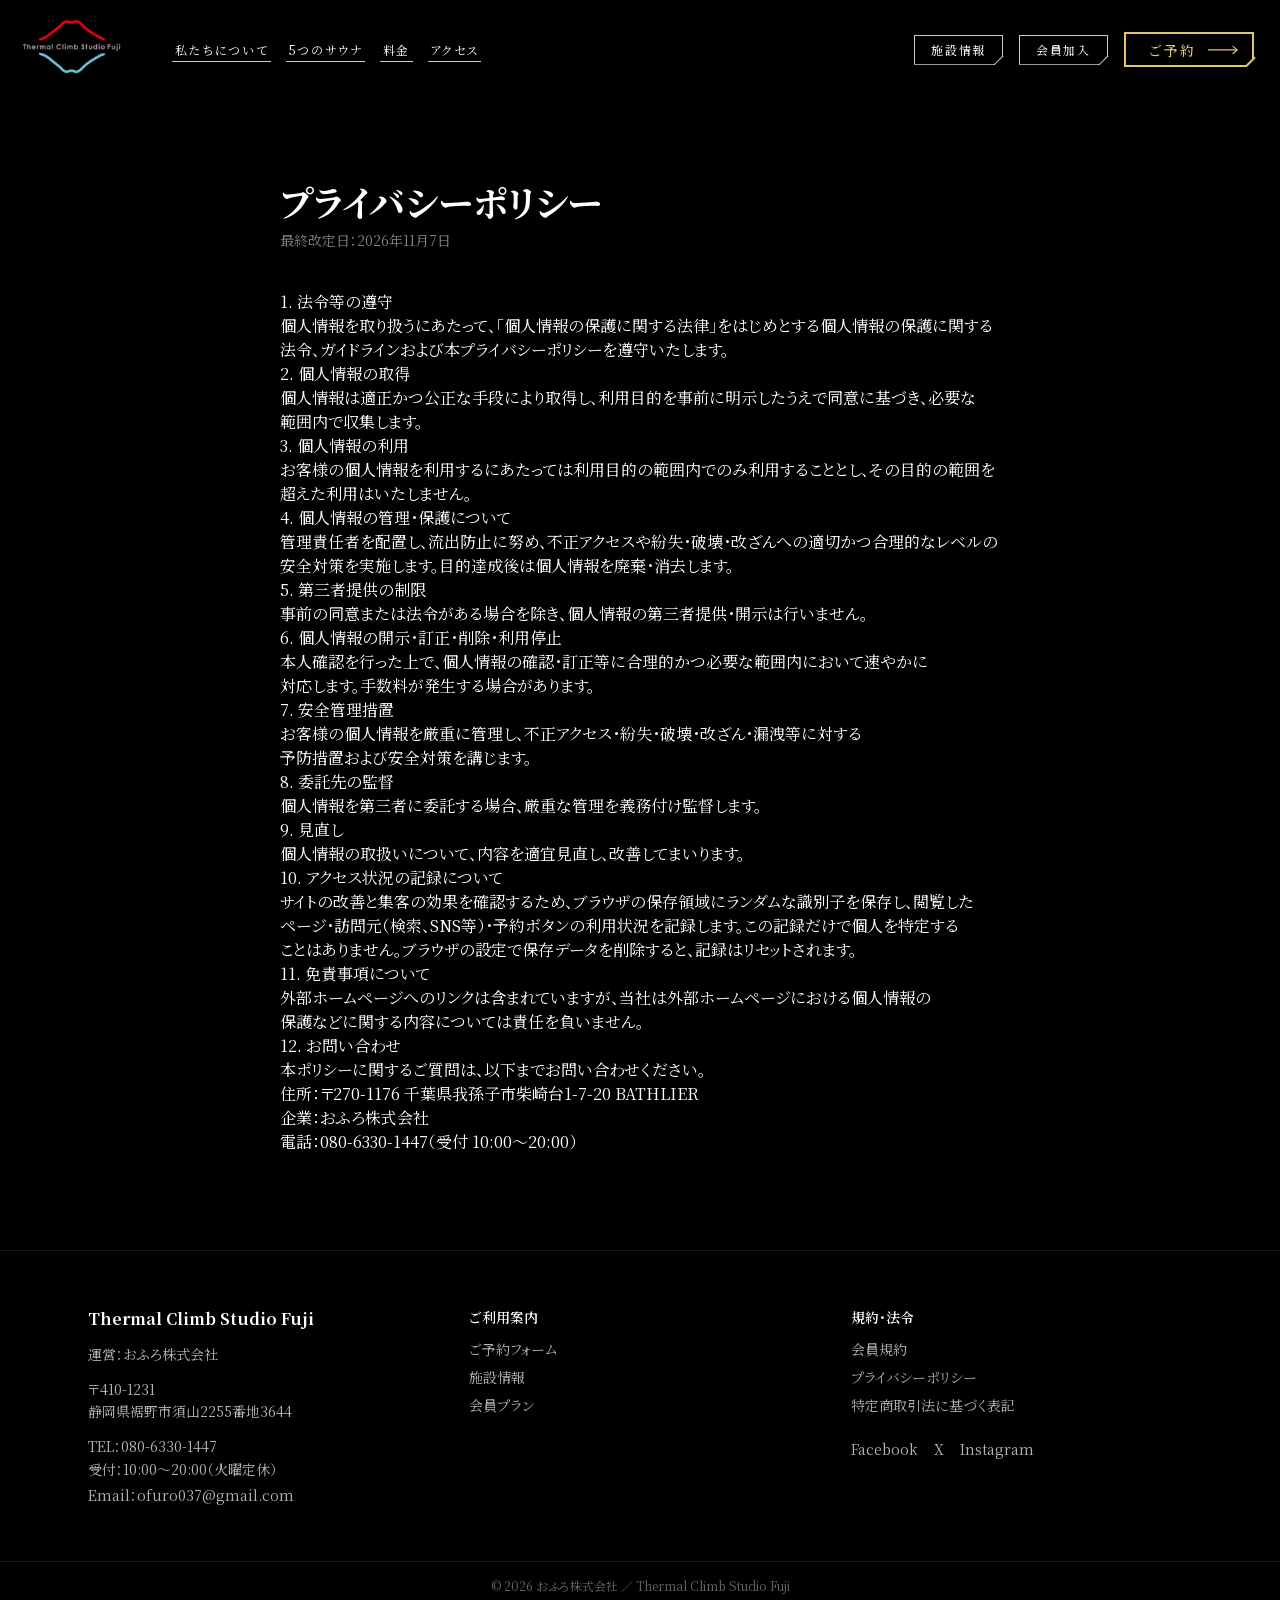
<file: privacy/index.html>
<!DOCTYPE html><html data-dpl-id="dpl_AZvFHL9CX429n7FeoehMb6datbYC" lang="ja" class="geist_a71539c9-module__T19VSG__variable geist_mono_8d43a2aa-module__8Li5zG__variable noto_serif_jp_3b721ba7-module__rPXfAG__variable cormorant_garamond_f540a0a-module__4r6MKG__variable h-full antialiased"><head><meta charSet="utf-8"/><meta name="viewport" content="width=device-width, initial-scale=1"/><link rel="preload" href="../fonts/01e4147cff8141ee-s.p.10ked.7w885.g.woff2" as="font" crossorigin="" type="font/woff2"/><link rel="preload" href="../fonts/68d0ad77fd2c49e3-s.p.0wghyr-.6qbey.woff2" as="font" crossorigin="" type="font/woff2"/><link rel="preload" href="../fonts/797e433ab948586e-s.p.08e28id.o-okb.woff2" as="font" crossorigin="" type="font/woff2"/><link rel="preload" href="../fonts/caa3a2e1cccd8315-s.p.09~u27dqhyhd6.woff2" as="font" crossorigin="" type="font/woff2"/><link rel="preload" as="image" imageSrcSet="../images/logo.png 1x, ../images/logo.png 2x"/><link rel="stylesheet" href="../css/0m20eisfmp-5b.css" data-precedence="next"/><link rel="stylesheet" href="../css/0h_nvp_7jebjj.css" data-precedence="next"/><link rel="stylesheet" href="../css/15p80.1glvsb0.css" data-precedence="next"/><link rel="stylesheet" href="../css/site-header.css"/>
<link rel="stylesheet" href="../css/site-nav.css"/><meta name="next-size-adjust" content=""/><title>プライバシーポリシー｜Thermal Climb Studio Fuji</title><meta name="description" content="Thermal Climb Studio Fuji（サウナ倶楽部）のプライバシーポリシー。"/><meta property="og:title" content="静岡・裾野のサウナ｜Thermal Climb Studio Fuji（サーマルクライムスタジオ富士）"/><meta property="og:description" content="SAUNACHELIN（サウナシュラン）2022 全国第2位。富士山の麓で5つのサウナと48度〜10度の温冷交代浴を巡る、静岡・裾野のサウナ施設。"/><meta property="og:locale" content="ja_JP"/><meta property="og:type" content="website"/><meta name="twitter:card" content="summary"/><meta name="twitter:title" content="静岡・裾野のサウナ｜Thermal Climb Studio Fuji（サーマルクライムスタジオ富士）"/><meta name="twitter:description" content="SAUNACHELIN（サウナシュラン）2022 全国第2位。富士山の麓で5つのサウナと48度〜10度の温冷交代浴を巡る、静岡・裾野のサウナ施設。"/><link rel="icon" href="../icon.png" sizes="512x512" type="image/png"/></head><body class="min-h-full bg-gray-50 text-gray-900 font-serif-jp"><div hidden=""><!--$--><!--/$--></div><div class="min-h-screen flex flex-col bg-black text-white"><header id="site-header" class="sticky top-0 z-40 bg-black/80 backdrop-blur-md border-b border-white/10"><div class="mx-auto max-w-7xl px-4 lg:px-6 h-20 flex items-center justify-between"><a class="flex items-center hover:opacity-90 transition" href="../"><img alt="Thermal Climb Studio Fuji" width="720" height="453" decoding="async" data-nimg="1" class="h-11 w-auto" style="color:transparent" srcSet="../images/logo.png 1x, ../images/logo.png 2x" src="../images/logo.png"/></a><nav class="hidden lg:flex items-center gap-7 text-sm tracking-wide"><a class="text-white/80 hover:text-[#b8a36a] transition" href="../#features">私たちについて</a><a class="text-white/80 hover:text-[#b8a36a] transition" href="../#saunas">5つのサウナ</a><a class="text-white/80 hover:text-[#b8a36a] transition" href="../#plans">料金</a><a class="text-white/80 hover:text-[#b8a36a] transition" href="../facility/">施設情報</a><a class="text-white/80 hover:text-[#b8a36a] transition" href="../#access">アクセス</a><a class="text-white/80 hover:text-[#b8a36a] transition" href="../plans/membership/">会員加入</a><a class="border border-[#b8a36a] text-[#b8a36a] hover:bg-[#b8a36a] hover:text-black px-5 py-2 rounded-full text-sm font-medium transition" href="../book/"><span>ご予約</span><svg class="nav-arrow" viewBox="0 0 40 12" aria-hidden="true"><path d="M0 6h38M32 1l6 5-6 5" fill="none" stroke="currentColor" stroke-width="1.4"/></svg></a></nav><button type="button" class="lg:hidden p-2 -mr-2 text-white" aria-label="メニュー"><svg class="w-6 h-6" fill="none" stroke="currentColor" viewBox="0 0 24 24"><path stroke-linecap="round" stroke-linejoin="round" stroke-width="2" d="M4 6h16M4 12h16M4 18h16"></path></svg></button></div></header><main class="flex-1 site-header-offset"><article class="mx-auto max-w-3xl px-4 lg:px-6 py-16 lg:py-24 prose prose-sm prose-gray"><h1 class="text-3xl md:text-4xl font-bold tracking-tight not-prose mb-2">プライバシーポリシー</h1><p class="text-sm text-white/50 not-prose mb-10">最終改定日：2026年11月7日</p><h2>1. 法令等の遵守</h2><p>個人情報を取り扱うにあたって、「個人情報の保護に関する法律」をはじめとする個人情報の保護に関する法令、ガイドラインおよび本プライバシーポリシーを遵守いたします。</p><h2>2. 個人情報の取得</h2><p>個人情報は適正かつ公正な手段により取得し、利用目的を事前に明示したうえで同意に基づき、必要な範囲内で収集します。</p><h2>3. 個人情報の利用</h2><p>お客様の個人情報を利用するにあたっては利用目的の範囲内でのみ利用することとし、その目的の範囲を超えた利用はいたしません。</p><h2>4. 個人情報の管理・保護について</h2><p>管理責任者を配置し、流出防止に努め、不正アクセスや紛失・破壊・改ざんへの適切かつ合理的なレベルの安全対策を実施します。目的達成後は個人情報を廃棄・消去します。</p><h2>5. 第三者提供の制限</h2><p>事前の同意または法令がある場合を除き、個人情報の第三者提供・開示は行いません。</p><h2>6. 個人情報の開示・訂正・削除・利用停止</h2><p>本人確認を行った上で、個人情報の確認・訂正等に合理的かつ必要な範囲内において速やかに対応します。手数料が発生する場合があります。</p><h2>7. 安全管理措置</h2><p>お客様の個人情報を厳重に管理し、不正アクセス・紛失・破壊・改ざん・漏洩等に対する予防措置および安全対策を講じます。</p><h2>8. 委託先の監督</h2><p>個人情報を第三者に委託する場合、厳重な管理を義務付け監督します。</p><h2>9. 見直し</h2><p>個人情報の取扱いについて、内容を適宜見直し、改善してまいります。</p><h2>10. アクセス状況の記録について</h2><p>サイトの改善と集客の効果を確認するため、ブラウザの保存領域にランダムな識別子を保存し、閲覧したページ・訪問元（検索、SNS等）・予約ボタンの利用状況を記録します。この記録だけで個人を特定することはありません。ブラウザの設定で保存データを削除すると、記録はリセットされます。</p><h2>11. 免責事項について</h2><p>外部ホームページへのリンクは含まれていますが、当社は外部ホームページにおける個人情報の保護などに関する内容については責任を負いません。</p><h2>12. お問い合わせ</h2><p>本ポリシーに関するご質問は、以下までお問い合わせください。</p><ul><li>住所：〒270-1176 千葉県我孫子市柴崎台1-7-20 BATHLIER</li><li>企業：おふろ株式会社</li><li>電話：080-6330-1447（受付 10:00〜20:00）</li></ul></article><!--$--><!--/$--></main><footer class="bg-black text-white/70 border-t border-white/10"><div class="mx-auto max-w-6xl px-4 lg:px-6 py-14 grid grid-cols-1 md:grid-cols-3 gap-10 text-sm"><div><p class="font-bold text-white text-base">Thermal Climb Studio Fuji</p><p class="mt-3 leading-relaxed">運営：おふろ株式会社</p><p class="mt-3 leading-relaxed">〒410-1231<br/>静岡県裾野市須山2255番地3644</p><p class="mt-3 leading-relaxed">TEL：<a href="tel:08063301447" class="hover:text-white">080-6330-1447</a><br/>受付：10:00〜20:00（火曜定休）</p><p class="mt-1">Email：<a href="mailto:ofuro037@gmail.com" class="hover:text-white break-all">ofuro037@gmail.com</a></p></div><div><p class="font-semibold text-white">ご利用案内</p><ul class="mt-3 space-y-2"><li><a class="hover:text-white" href="../book/">ご予約フォーム</a></li><li><a class="hover:text-white" href="../facility/">施設情報</a></li><li><a class="hover:text-white" href="../plans/membership/">会員プラン</a></li></ul></div><div><p class="font-semibold text-white">規約・法令</p><ul class="mt-3 space-y-2"><li><a class="hover:text-white" href="../terms/">会員規約</a></li><li><a class="hover:text-white" href="../privacy/">プライバシーポリシー</a></li><li><a class="hover:text-white" href="../transaction/">特定商取引法に基づく表記</a></li></ul><p class="mt-6 flex gap-4"><a href="https://fb.me/saunaclub37" target="_blank" rel="noreferrer" class="hover:text-white">Facebook</a><a href="https://twitter.com/clubsauna37" target="_blank" rel="noreferrer" class="hover:text-white">X</a><a href="https://www.instagram.com/saunaclub37/" target="_blank" rel="noreferrer" class="hover:text-white">Instagram</a></p></div></div><div class="border-t border-white/10 text-xs py-4 text-center text-white/40">© <!-- -->2026<!-- --> おふろ株式会社 ／ Thermal Climb Studio Fuji</div></footer></div></body></html>
</file>
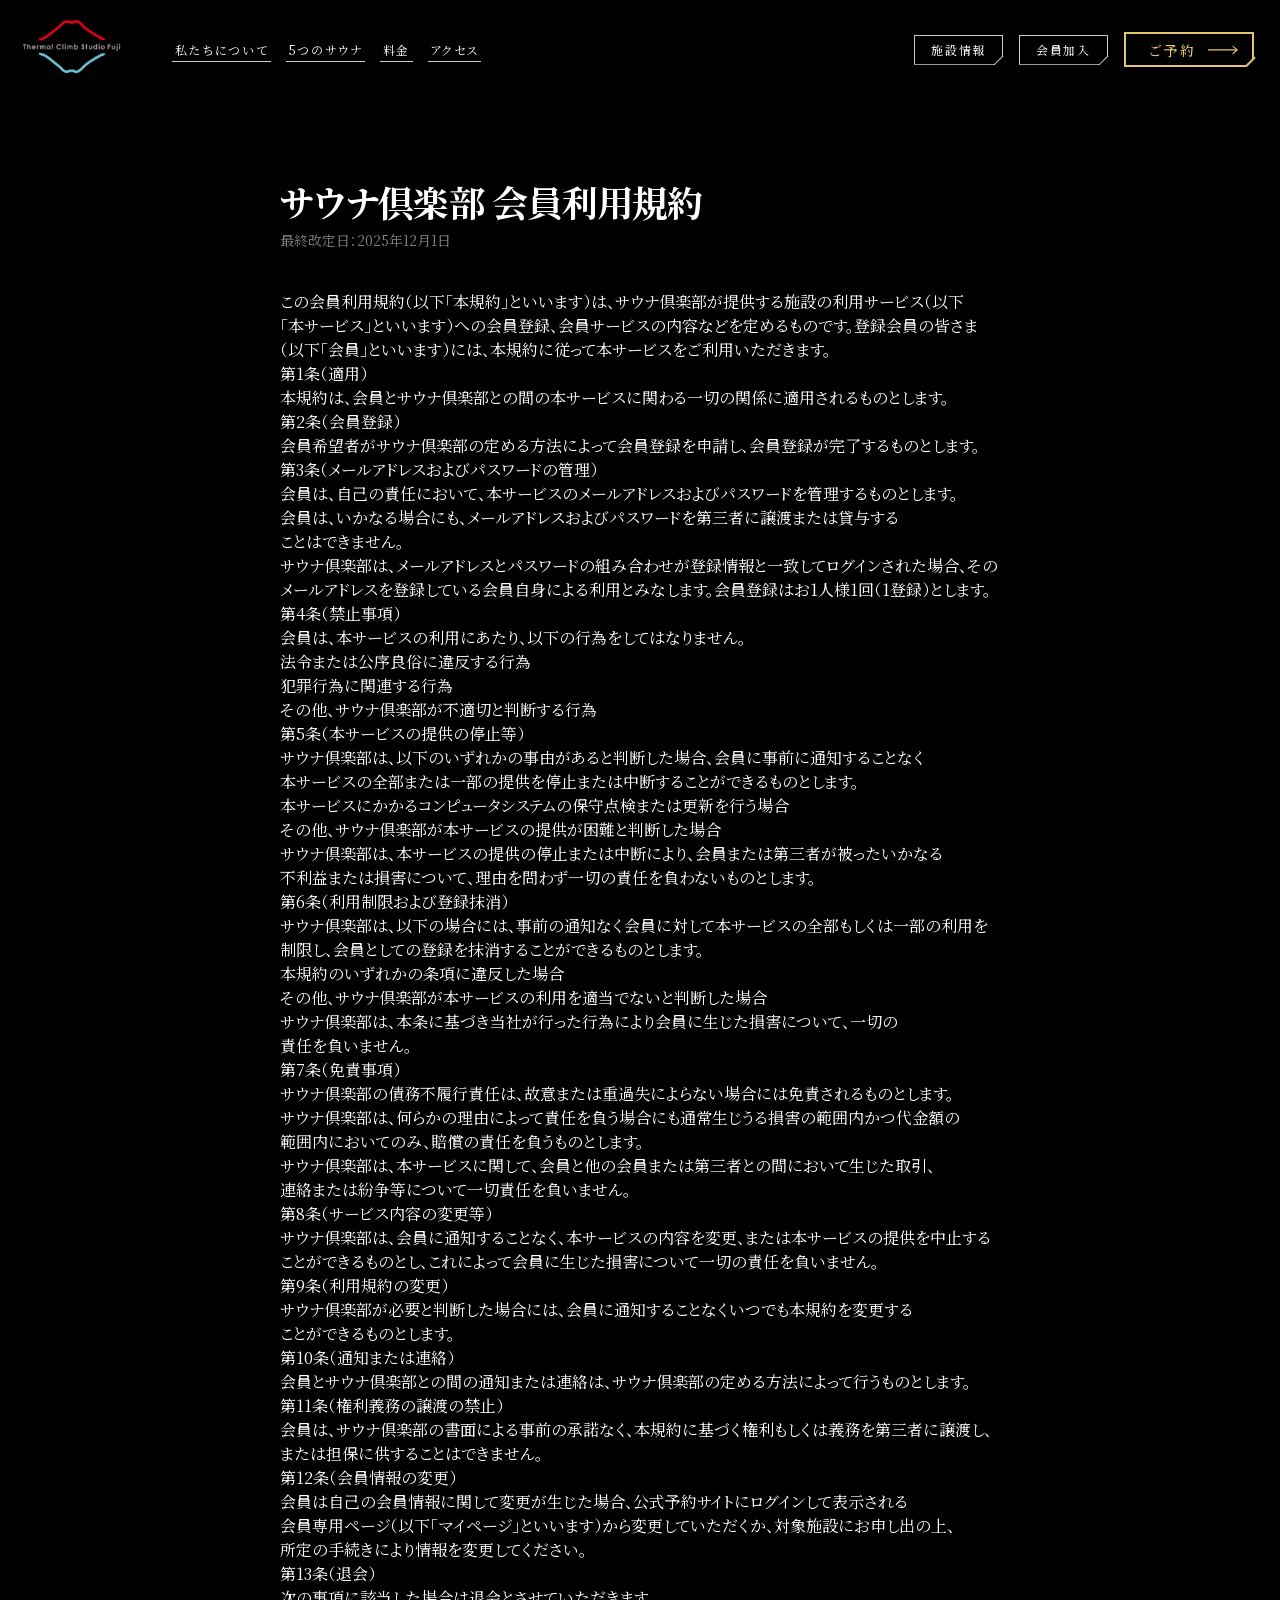
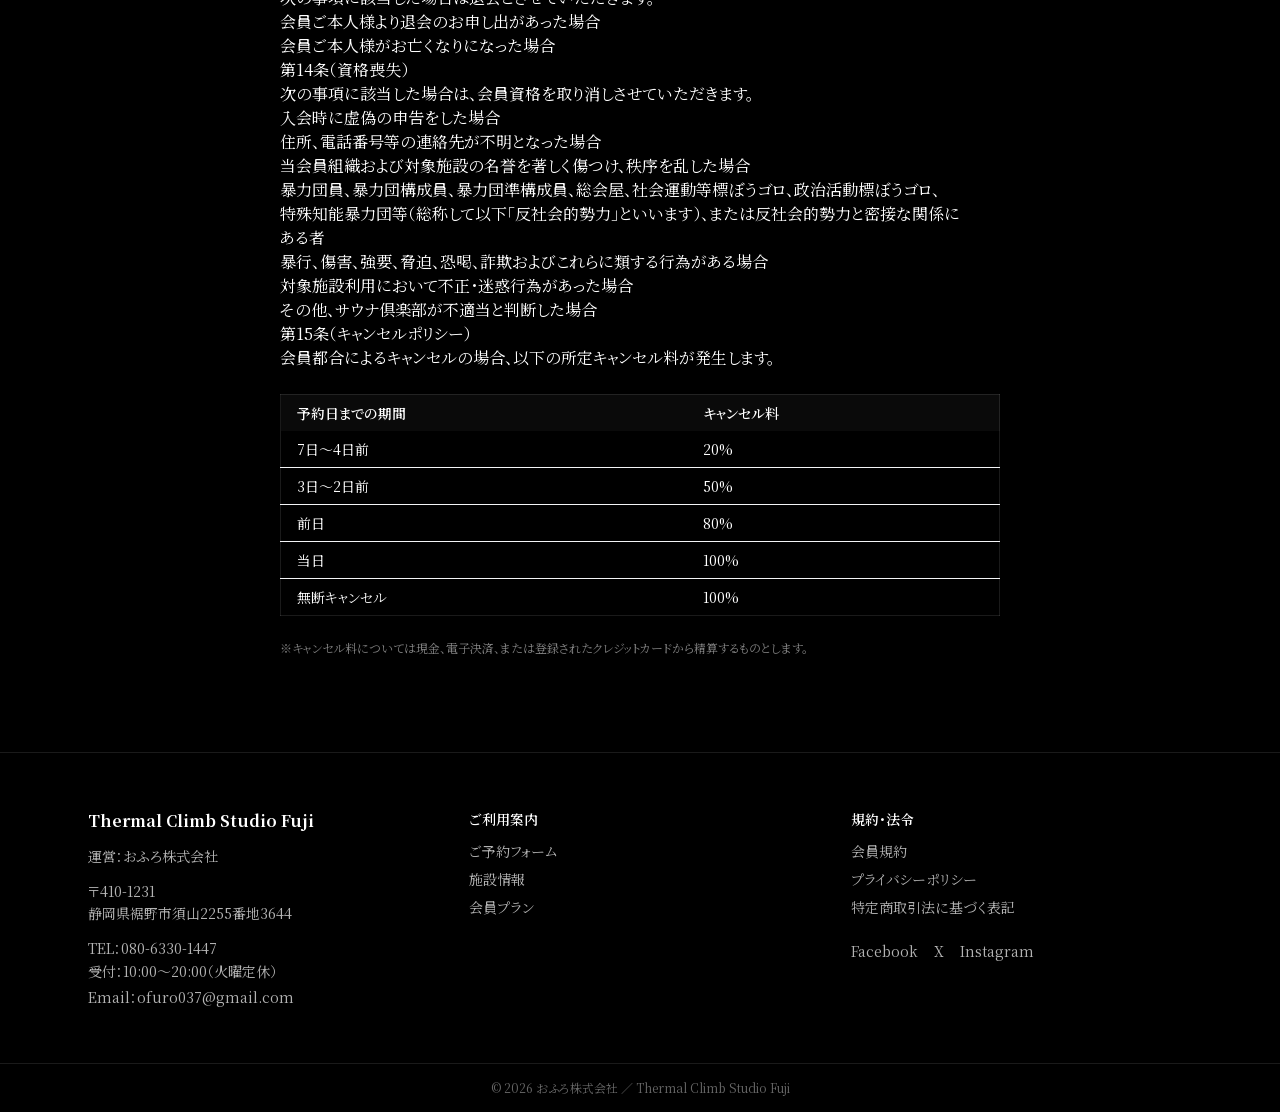
<file: terms/index.html>
<!DOCTYPE html><html data-dpl-id="dpl_AZvFHL9CX429n7FeoehMb6datbYC" lang="ja" class="geist_a71539c9-module__T19VSG__variable geist_mono_8d43a2aa-module__8Li5zG__variable noto_serif_jp_3b721ba7-module__rPXfAG__variable cormorant_garamond_f540a0a-module__4r6MKG__variable h-full antialiased"><head><meta charSet="utf-8"/><meta name="viewport" content="width=device-width, initial-scale=1"/><link rel="preload" href="../fonts/01e4147cff8141ee-s.p.10ked.7w885.g.woff2" as="font" crossorigin="" type="font/woff2"/><link rel="preload" href="../fonts/68d0ad77fd2c49e3-s.p.0wghyr-.6qbey.woff2" as="font" crossorigin="" type="font/woff2"/><link rel="preload" href="../fonts/797e433ab948586e-s.p.08e28id.o-okb.woff2" as="font" crossorigin="" type="font/woff2"/><link rel="preload" href="../fonts/caa3a2e1cccd8315-s.p.09~u27dqhyhd6.woff2" as="font" crossorigin="" type="font/woff2"/><link rel="preload" as="image" imageSrcSet="../images/logo.png 1x, ../images/logo.png 2x"/><link rel="stylesheet" href="../css/0m20eisfmp-5b.css" data-precedence="next"/><link rel="stylesheet" href="../css/0h_nvp_7jebjj.css" data-precedence="next"/><link rel="stylesheet" href="../css/15p80.1glvsb0.css" data-precedence="next"/><link rel="stylesheet" href="../css/site-header.css"/>
<link rel="stylesheet" href="../css/site-nav.css"/><meta name="next-size-adjust" content=""/><title>会員規約｜Thermal Climb Studio Fuji</title><meta name="description" content="Thermal Climb Studio Fuji（サウナ倶楽部）の会員利用規約。"/><meta property="og:title" content="静岡・裾野のサウナ｜Thermal Climb Studio Fuji（サーマルクライムスタジオ富士）"/><meta property="og:description" content="SAUNACHELIN（サウナシュラン）2022 全国第2位。富士山の麓で5つのサウナと48度〜10度の温冷交代浴を巡る、静岡・裾野のサウナ施設。"/><meta property="og:locale" content="ja_JP"/><meta property="og:type" content="website"/><meta name="twitter:card" content="summary"/><meta name="twitter:title" content="静岡・裾野のサウナ｜Thermal Climb Studio Fuji（サーマルクライムスタジオ富士）"/><meta name="twitter:description" content="SAUNACHELIN（サウナシュラン）2022 全国第2位。富士山の麓で5つのサウナと48度〜10度の温冷交代浴を巡る、静岡・裾野のサウナ施設。"/><link rel="icon" href="../icon.png" sizes="512x512" type="image/png"/></head><body class="min-h-full bg-gray-50 text-gray-900 font-serif-jp"><div hidden=""><!--$--><!--/$--></div><div class="min-h-screen flex flex-col bg-black text-white"><header id="site-header" class="sticky top-0 z-40 bg-black/80 backdrop-blur-md border-b border-white/10"><div class="mx-auto max-w-7xl px-4 lg:px-6 h-20 flex items-center justify-between"><a class="flex items-center hover:opacity-90 transition" href="../"><img alt="Thermal Climb Studio Fuji" width="720" height="453" decoding="async" data-nimg="1" class="h-11 w-auto" style="color:transparent" srcSet="../images/logo.png 1x, ../images/logo.png 2x" src="../images/logo.png"/></a><nav class="hidden lg:flex items-center gap-7 text-sm tracking-wide"><a class="text-white/80 hover:text-[#b8a36a] transition" href="../#features">私たちについて</a><a class="text-white/80 hover:text-[#b8a36a] transition" href="../#saunas">5つのサウナ</a><a class="text-white/80 hover:text-[#b8a36a] transition" href="../#plans">料金</a><a class="text-white/80 hover:text-[#b8a36a] transition" href="../facility/">施設情報</a><a class="text-white/80 hover:text-[#b8a36a] transition" href="../#access">アクセス</a><a class="text-white/80 hover:text-[#b8a36a] transition" href="../plans/membership/">会員加入</a><a class="border border-[#b8a36a] text-[#b8a36a] hover:bg-[#b8a36a] hover:text-black px-5 py-2 rounded-full text-sm font-medium transition" href="../book/"><span>ご予約</span><svg class="nav-arrow" viewBox="0 0 40 12" aria-hidden="true"><path d="M0 6h38M32 1l6 5-6 5" fill="none" stroke="currentColor" stroke-width="1.4"/></svg></a></nav><button type="button" class="lg:hidden p-2 -mr-2 text-white" aria-label="メニュー"><svg class="w-6 h-6" fill="none" stroke="currentColor" viewBox="0 0 24 24"><path stroke-linecap="round" stroke-linejoin="round" stroke-width="2" d="M4 6h16M4 12h16M4 18h16"></path></svg></button></div></header><main class="flex-1 site-header-offset"><article class="mx-auto max-w-3xl px-4 lg:px-6 py-16 lg:py-24 prose prose-sm prose-gray"><h1 class="text-3xl md:text-4xl font-bold tracking-tight not-prose mb-2">サウナ倶楽部 会員利用規約</h1><p class="text-sm text-white/50 not-prose mb-10">最終改定日：2025年12月1日</p><p>この会員利用規約（以下「本規約」といいます）は、サウナ倶楽部が提供する施設の利用サービス（以下「本サービス」といいます）への会員登録、会員サービスの内容などを定めるものです。登録会員の皆さま（以下「会員」といいます）には、本規約に従って本サービスをご利用いただきます。</p><h2>第1条（適用）</h2><p>本規約は、会員とサウナ倶楽部との間の本サービスに関わる一切の関係に適用されるものとします。</p><h2>第2条（会員登録）</h2><p>会員希望者がサウナ倶楽部の定める方法によって会員登録を申請し、会員登録が完了するものとします。</p><h2>第3条（メールアドレスおよびパスワードの管理）</h2><ol><li>会員は、自己の責任において、本サービスのメールアドレスおよびパスワードを管理するものとします。</li><li>会員は、いかなる場合にも、メールアドレスおよびパスワードを第三者に譲渡または貸与することはできません。</li></ol><p>サウナ倶楽部は、メールアドレスとパスワードの組み合わせが登録情報と一致してログインされた場合、そのメールアドレスを登録している会員自身による利用とみなします。会員登録はお1人様1回（1登録）とします。</p><h2>第4条（禁止事項）</h2><p>会員は、本サービスの利用にあたり、以下の行為をしてはなりません。</p><ul><li>法令または公序良俗に違反する行為</li><li>犯罪行為に関連する行為</li><li>その他、サウナ倶楽部が不適切と判断する行為</li></ul><h2>第5条（本サービスの提供の停止等）</h2><ol><li>サウナ倶楽部は、以下のいずれかの事由があると判断した場合、会員に事前に通知することなく本サービスの全部または一部の提供を停止または中断することができるものとします。<ul><li>本サービスにかかるコンピュータシステムの保守点検または更新を行う場合</li><li>その他、サウナ倶楽部が本サービスの提供が困難と判断した場合</li></ul></li><li>サウナ倶楽部は、本サービスの提供の停止または中断により、会員または第三者が被ったいかなる不利益または損害について、理由を問わず一切の責任を負わないものとします。</li></ol><h2>第6条（利用制限および登録抹消）</h2><ol><li>サウナ倶楽部は、以下の場合には、事前の通知なく会員に対して本サービスの全部もしくは一部の利用を制限し、会員としての登録を抹消することができるものとします。<ul><li>本規約のいずれかの条項に違反した場合</li><li>その他、サウナ倶楽部が本サービスの利用を適当でないと判断した場合</li></ul></li><li>サウナ倶楽部は、本条に基づき当社が行った行為により会員に生じた損害について、一切の責任を負いません。</li></ol><h2>第7条（免責事項）</h2><ol><li>サウナ倶楽部の債務不履行責任は、故意または重過失によらない場合には免責されるものとします。</li><li>サウナ倶楽部は、何らかの理由によって責任を負う場合にも通常生じうる損害の範囲内かつ代金額の範囲内においてのみ、賠償の責任を負うものとします。</li><li>サウナ倶楽部は、本サービスに関して、会員と他の会員または第三者との間において生じた取引、連絡または紛争等について一切責任を負いません。</li></ol><h2>第8条（サービス内容の変更等）</h2><p>サウナ倶楽部は、会員に通知することなく、本サービスの内容を変更、または本サービスの提供を中止することができるものとし、これによって会員に生じた損害について一切の責任を負いません。</p><h2>第9条（利用規約の変更）</h2><p>サウナ倶楽部が必要と判断した場合には、会員に通知することなくいつでも本規約を変更することができるものとします。</p><h2>第10条（通知または連絡）</h2><p>会員とサウナ倶楽部との間の通知または連絡は、サウナ倶楽部の定める方法によって行うものとします。</p><h2>第11条（権利義務の譲渡の禁止）</h2><p>会員は、サウナ倶楽部の書面による事前の承諾なく、本規約に基づく権利もしくは義務を第三者に譲渡し、または担保に供することはできません。</p><h2>第12条（会員情報の変更）</h2><p>会員は自己の会員情報に関して変更が生じた場合、公式予約サイトにログインして表示される会員専用ページ（以下「マイページ」といいます）から変更していただくか、対象施設にお申し出の上、所定の手続きにより情報を変更してください。</p><h2>第13条（退会）</h2><p>次の事項に該当した場合は退会とさせていただきます。</p><ol><li>会員ご本人様より退会のお申し出があった場合</li><li>会員ご本人様がお亡くなりになった場合</li></ol><h2>第14条（資格喪失）</h2><p>次の事項に該当した場合は、会員資格を取り消しさせていただきます。</p><ol><li>入会時に虚偽の申告をした場合</li><li>住所、電話番号等の連絡先が不明となった場合</li><li>当会員組織および対象施設の名誉を著しく傷つけ、秩序を乱した場合</li><li>暴力団員、暴力団構成員、暴力団準構成員、総会屋、社会運動等標ぼうゴロ、政治活動標ぼうゴロ、特殊知能暴力団等（総称して以下「反社会的勢力」といいます）、または反社会的勢力と密接な関係にある者</li><li>暴行、傷害、強要、脅迫、恐喝、詐欺およびこれらに類する行為がある場合</li><li>対象施設利用において不正・迷惑行為があった場合</li><li>その他、サウナ倶楽部が不適当と判断した場合</li></ol><h2>第15条（キャンセルポリシー）</h2><p>会員都合によるキャンセルの場合、以下の所定キャンセル料が発生します。</p><div class="not-prose my-6 overflow-x-auto"><table class="w-full text-sm border border-white/10 rounded-lg"><thead class="bg-neutral-950"><tr><th class="text-left px-4 py-2 font-semibold">予約日までの期間</th><th class="text-left px-4 py-2 font-semibold">キャンセル料</th></tr></thead><tbody class="divide-y divide-gray-100"><tr><td class="px-4 py-2">7日〜4日前</td><td class="px-4 py-2">20%</td></tr><tr><td class="px-4 py-2">3日〜2日前</td><td class="px-4 py-2">50%</td></tr><tr><td class="px-4 py-2">前日</td><td class="px-4 py-2">80%</td></tr><tr><td class="px-4 py-2">当日</td><td class="px-4 py-2">100%</td></tr><tr><td class="px-4 py-2">無断キャンセル</td><td class="px-4 py-2">100%</td></tr></tbody></table></div><p class="text-xs text-white/50">※キャンセル料については現金、電子決済、または登録されたクレジットカードから精算するものとします。</p></article><!--$--><!--/$--></main><footer class="bg-black text-white/70 border-t border-white/10"><div class="mx-auto max-w-6xl px-4 lg:px-6 py-14 grid grid-cols-1 md:grid-cols-3 gap-10 text-sm"><div><p class="font-bold text-white text-base">Thermal Climb Studio Fuji</p><p class="mt-3 leading-relaxed">運営：おふろ株式会社</p><p class="mt-3 leading-relaxed">〒410-1231<br/>静岡県裾野市須山2255番地3644</p><p class="mt-3 leading-relaxed">TEL：<a href="tel:08063301447" class="hover:text-white">080-6330-1447</a><br/>受付：10:00〜20:00（火曜定休）</p><p class="mt-1">Email：<a href="mailto:ofuro037@gmail.com" class="hover:text-white break-all">ofuro037@gmail.com</a></p></div><div><p class="font-semibold text-white">ご利用案内</p><ul class="mt-3 space-y-2"><li><a class="hover:text-white" href="../book/">ご予約フォーム</a></li><li><a class="hover:text-white" href="../facility/">施設情報</a></li><li><a class="hover:text-white" href="../plans/membership/">会員プラン</a></li></ul></div><div><p class="font-semibold text-white">規約・法令</p><ul class="mt-3 space-y-2"><li><a class="hover:text-white" href="../terms/">会員規約</a></li><li><a class="hover:text-white" href="../privacy/">プライバシーポリシー</a></li><li><a class="hover:text-white" href="../transaction/">特定商取引法に基づく表記</a></li></ul><p class="mt-6 flex gap-4"><a href="https://fb.me/saunaclub37" target="_blank" rel="noreferrer" class="hover:text-white">Facebook</a><a href="https://twitter.com/clubsauna37" target="_blank" rel="noreferrer" class="hover:text-white">X</a><a href="https://www.instagram.com/saunaclub37/" target="_blank" rel="noreferrer" class="hover:text-white">Instagram</a></p></div></div><div class="border-t border-white/10 text-xs py-4 text-center text-white/40">© <!-- -->2026<!-- --> おふろ株式会社 ／ Thermal Climb Studio Fuji</div></footer></div></body></html>
</file>
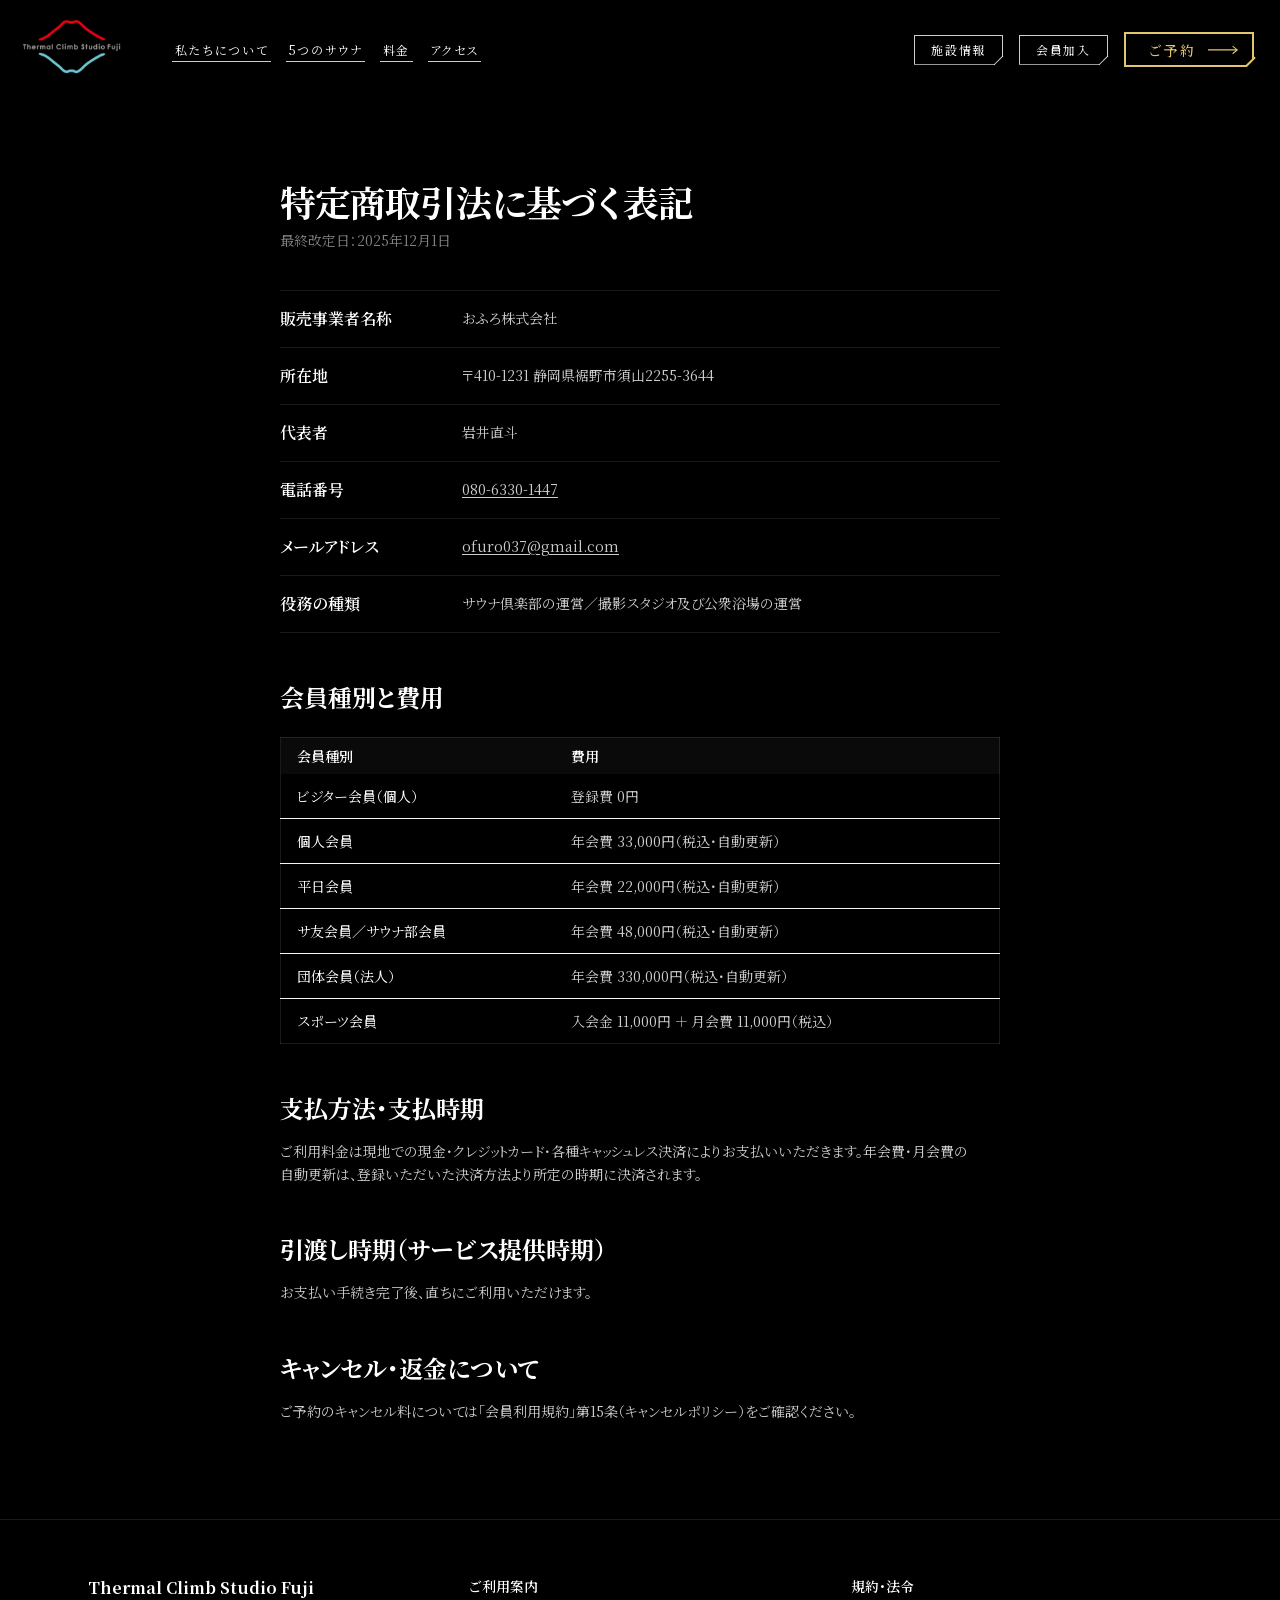
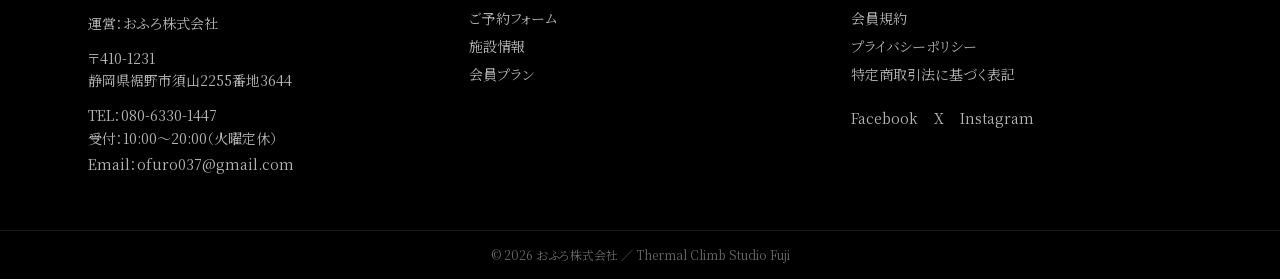
<file: transaction/index.html>
<!DOCTYPE html><html data-dpl-id="dpl_AZvFHL9CX429n7FeoehMb6datbYC" lang="ja" class="geist_a71539c9-module__T19VSG__variable geist_mono_8d43a2aa-module__8Li5zG__variable noto_serif_jp_3b721ba7-module__rPXfAG__variable cormorant_garamond_f540a0a-module__4r6MKG__variable h-full antialiased"><head><meta charSet="utf-8"/><meta name="viewport" content="width=device-width, initial-scale=1"/><link rel="preload" href="../fonts/01e4147cff8141ee-s.p.10ked.7w885.g.woff2" as="font" crossorigin="" type="font/woff2"/><link rel="preload" href="../fonts/68d0ad77fd2c49e3-s.p.0wghyr-.6qbey.woff2" as="font" crossorigin="" type="font/woff2"/><link rel="preload" href="../fonts/797e433ab948586e-s.p.08e28id.o-okb.woff2" as="font" crossorigin="" type="font/woff2"/><link rel="preload" href="../fonts/caa3a2e1cccd8315-s.p.09~u27dqhyhd6.woff2" as="font" crossorigin="" type="font/woff2"/><link rel="preload" as="image" imageSrcSet="../images/logo.png 1x, ../images/logo.png 2x"/><link rel="stylesheet" href="../css/0m20eisfmp-5b.css" data-precedence="next"/><link rel="stylesheet" href="../css/0h_nvp_7jebjj.css" data-precedence="next"/><link rel="stylesheet" href="../css/15p80.1glvsb0.css" data-precedence="next"/><link rel="stylesheet" href="../css/site-header.css"/>
<link rel="stylesheet" href="../css/site-nav.css"/><meta name="next-size-adjust" content=""/><title>特定商取引法に基づく表記｜Thermal Climb Studio Fuji</title><meta name="description" content="Thermal Climb Studio Fuji（サウナ倶楽部）の特定商取引法に基づく表記。"/><meta property="og:title" content="静岡・裾野のサウナ｜Thermal Climb Studio Fuji（サーマルクライムスタジオ富士）"/><meta property="og:description" content="SAUNACHELIN（サウナシュラン）2022 全国第2位。富士山の麓で5つのサウナと48度〜10度の温冷交代浴を巡る、静岡・裾野のサウナ施設。"/><meta property="og:locale" content="ja_JP"/><meta property="og:type" content="website"/><meta name="twitter:card" content="summary"/><meta name="twitter:title" content="静岡・裾野のサウナ｜Thermal Climb Studio Fuji（サーマルクライムスタジオ富士）"/><meta name="twitter:description" content="SAUNACHELIN（サウナシュラン）2022 全国第2位。富士山の麓で5つのサウナと48度〜10度の温冷交代浴を巡る、静岡・裾野のサウナ施設。"/><link rel="icon" href="../icon.png" sizes="512x512" type="image/png"/></head><body class="min-h-full bg-gray-50 text-gray-900 font-serif-jp"><div hidden=""><!--$--><!--/$--></div><div class="min-h-screen flex flex-col bg-black text-white"><header id="site-header" class="sticky top-0 z-40 bg-black/80 backdrop-blur-md border-b border-white/10"><div class="mx-auto max-w-7xl px-4 lg:px-6 h-20 flex items-center justify-between"><a class="flex items-center hover:opacity-90 transition" href="../"><img alt="Thermal Climb Studio Fuji" width="720" height="453" decoding="async" data-nimg="1" class="h-11 w-auto" style="color:transparent" srcSet="../images/logo.png 1x, ../images/logo.png 2x" src="../images/logo.png"/></a><nav class="hidden lg:flex items-center gap-7 text-sm tracking-wide"><a class="text-white/80 hover:text-[#b8a36a] transition" href="../#features">私たちについて</a><a class="text-white/80 hover:text-[#b8a36a] transition" href="../#saunas">5つのサウナ</a><a class="text-white/80 hover:text-[#b8a36a] transition" href="../#plans">料金</a><a class="text-white/80 hover:text-[#b8a36a] transition" href="../facility/">施設情報</a><a class="text-white/80 hover:text-[#b8a36a] transition" href="../#access">アクセス</a><a class="text-white/80 hover:text-[#b8a36a] transition" href="../plans/membership/">会員加入</a><a class="border border-[#b8a36a] text-[#b8a36a] hover:bg-[#b8a36a] hover:text-black px-5 py-2 rounded-full text-sm font-medium transition" href="../book/"><span>ご予約</span><svg class="nav-arrow" viewBox="0 0 40 12" aria-hidden="true"><path d="M0 6h38M32 1l6 5-6 5" fill="none" stroke="currentColor" stroke-width="1.4"/></svg></a></nav><button type="button" class="lg:hidden p-2 -mr-2 text-white" aria-label="メニュー"><svg class="w-6 h-6" fill="none" stroke="currentColor" viewBox="0 0 24 24"><path stroke-linecap="round" stroke-linejoin="round" stroke-width="2" d="M4 6h16M4 12h16M4 18h16"></path></svg></button></div></header><main class="flex-1 site-header-offset"><article class="mx-auto max-w-3xl px-4 lg:px-6 py-16 lg:py-24"><h1 class="text-3xl md:text-4xl font-bold tracking-tight">特定商取引法に基づく表記</h1><p class="text-sm text-white/50 mt-2">最終改定日：2025年12月1日</p><dl class="mt-10 divide-y divide-white/10 border-y border-white/10"><div class="grid grid-cols-1 sm:grid-cols-4 gap-2 py-4"><dt class="font-semibold text-white sm:col-span-1">販売事業者名称</dt><dd class="sm:col-span-3 text-white/80 text-sm leading-relaxed">おふろ株式会社</dd></div><div class="grid grid-cols-1 sm:grid-cols-4 gap-2 py-4"><dt class="font-semibold text-white sm:col-span-1">所在地</dt><dd class="sm:col-span-3 text-white/80 text-sm leading-relaxed">〒410-1231 静岡県裾野市須山2255-3644</dd></div><div class="grid grid-cols-1 sm:grid-cols-4 gap-2 py-4"><dt class="font-semibold text-white sm:col-span-1">代表者</dt><dd class="sm:col-span-3 text-white/80 text-sm leading-relaxed">岩井直斗</dd></div><div class="grid grid-cols-1 sm:grid-cols-4 gap-2 py-4"><dt class="font-semibold text-white sm:col-span-1">電話番号</dt><dd class="sm:col-span-3 text-white/80 text-sm leading-relaxed"><a href="tel:08063301447" class="underline underline-offset-2">080-6330-1447</a></dd></div><div class="grid grid-cols-1 sm:grid-cols-4 gap-2 py-4"><dt class="font-semibold text-white sm:col-span-1">メールアドレス</dt><dd class="sm:col-span-3 text-white/80 text-sm leading-relaxed"><a href="mailto:ofuro037@gmail.com" class="underline underline-offset-2 break-all">ofuro037@gmail.com</a></dd></div><div class="grid grid-cols-1 sm:grid-cols-4 gap-2 py-4"><dt class="font-semibold text-white sm:col-span-1">役務の種類</dt><dd class="sm:col-span-3 text-white/80 text-sm leading-relaxed">サウナ倶楽部の運営／撮影スタジオ及び公衆浴場の運営</dd></div></dl><h2 class="mt-12 text-2xl font-bold">会員種別と費用</h2><div class="mt-6 overflow-x-auto"><table class="w-full text-sm border border-white/10 rounded-lg"><thead class="bg-neutral-950"><tr><th class="text-left px-4 py-2 font-semibold">会員種別</th><th class="text-left px-4 py-2 font-semibold">費用</th></tr></thead><tbody class="divide-y divide-gray-100"><tr><td class="px-4 py-3">ビジター会員（個人）</td><td class="px-4 py-3 text-white/80">登録費 0円</td></tr><tr><td class="px-4 py-3">個人会員</td><td class="px-4 py-3 text-white/80">年会費 33,000円（税込・自動更新）</td></tr><tr><td class="px-4 py-3">平日会員</td><td class="px-4 py-3 text-white/80">年会費 22,000円（税込・自動更新）</td></tr><tr><td class="px-4 py-3">サ友会員／サウナ部会員</td><td class="px-4 py-3 text-white/80">年会費 48,000円（税込・自動更新）</td></tr><tr><td class="px-4 py-3">団体会員（法人）</td><td class="px-4 py-3 text-white/80">年会費 330,000円（税込・自動更新）</td></tr><tr><td class="px-4 py-3">スポーツ会員</td><td class="px-4 py-3 text-white/80">入会金 11,000円 ＋ 月会費 11,000円（税込）</td></tr></tbody></table></div><h2 class="mt-12 text-2xl font-bold">支払方法・支払時期</h2><p class="mt-4 text-sm text-white/80 leading-relaxed">ご利用料金は現地での現金・クレジットカード・各種キャッシュレス決済によりお支払いいただきます。年会費・月会費の自動更新は、登録いただいた決済方法より所定の時期に決済されます。</p><h2 class="mt-12 text-2xl font-bold">引渡し時期（サービス提供時期）</h2><p class="mt-4 text-sm text-white/80 leading-relaxed">お支払い手続き完了後、直ちにご利用いただけます。</p><h2 class="mt-12 text-2xl font-bold">キャンセル・返金について</h2><p class="mt-4 text-sm text-white/80 leading-relaxed">ご予約のキャンセル料については「会員利用規約」第15条（キャンセルポリシー）をご確認ください。</p></article><!--$--><!--/$--></main><footer class="bg-black text-white/70 border-t border-white/10"><div class="mx-auto max-w-6xl px-4 lg:px-6 py-14 grid grid-cols-1 md:grid-cols-3 gap-10 text-sm"><div><p class="font-bold text-white text-base">Thermal Climb Studio Fuji</p><p class="mt-3 leading-relaxed">運営：おふろ株式会社</p><p class="mt-3 leading-relaxed">〒410-1231<br/>静岡県裾野市須山2255番地3644</p><p class="mt-3 leading-relaxed">TEL：<a href="tel:08063301447" class="hover:text-white">080-6330-1447</a><br/>受付：10:00〜20:00（火曜定休）</p><p class="mt-1">Email：<a href="mailto:ofuro037@gmail.com" class="hover:text-white break-all">ofuro037@gmail.com</a></p></div><div><p class="font-semibold text-white">ご利用案内</p><ul class="mt-3 space-y-2"><li><a class="hover:text-white" href="../book/">ご予約フォーム</a></li><li><a class="hover:text-white" href="../facility/">施設情報</a></li><li><a class="hover:text-white" href="../plans/membership/">会員プラン</a></li></ul></div><div><p class="font-semibold text-white">規約・法令</p><ul class="mt-3 space-y-2"><li><a class="hover:text-white" href="../terms/">会員規約</a></li><li><a class="hover:text-white" href="../privacy/">プライバシーポリシー</a></li><li><a class="hover:text-white" href="../transaction/">特定商取引法に基づく表記</a></li></ul><p class="mt-6 flex gap-4"><a href="https://fb.me/saunaclub37" target="_blank" rel="noreferrer" class="hover:text-white">Facebook</a><a href="https://twitter.com/clubsauna37" target="_blank" rel="noreferrer" class="hover:text-white">X</a><a href="https://www.instagram.com/saunaclub37/" target="_blank" rel="noreferrer" class="hover:text-white">Instagram</a></p></div></div><div class="border-t border-white/10 text-xs py-4 text-center text-white/40">© <!-- -->2026<!-- --> おふろ株式会社 ／ Thermal Climb Studio Fuji</div></footer></div></body></html>
</file>
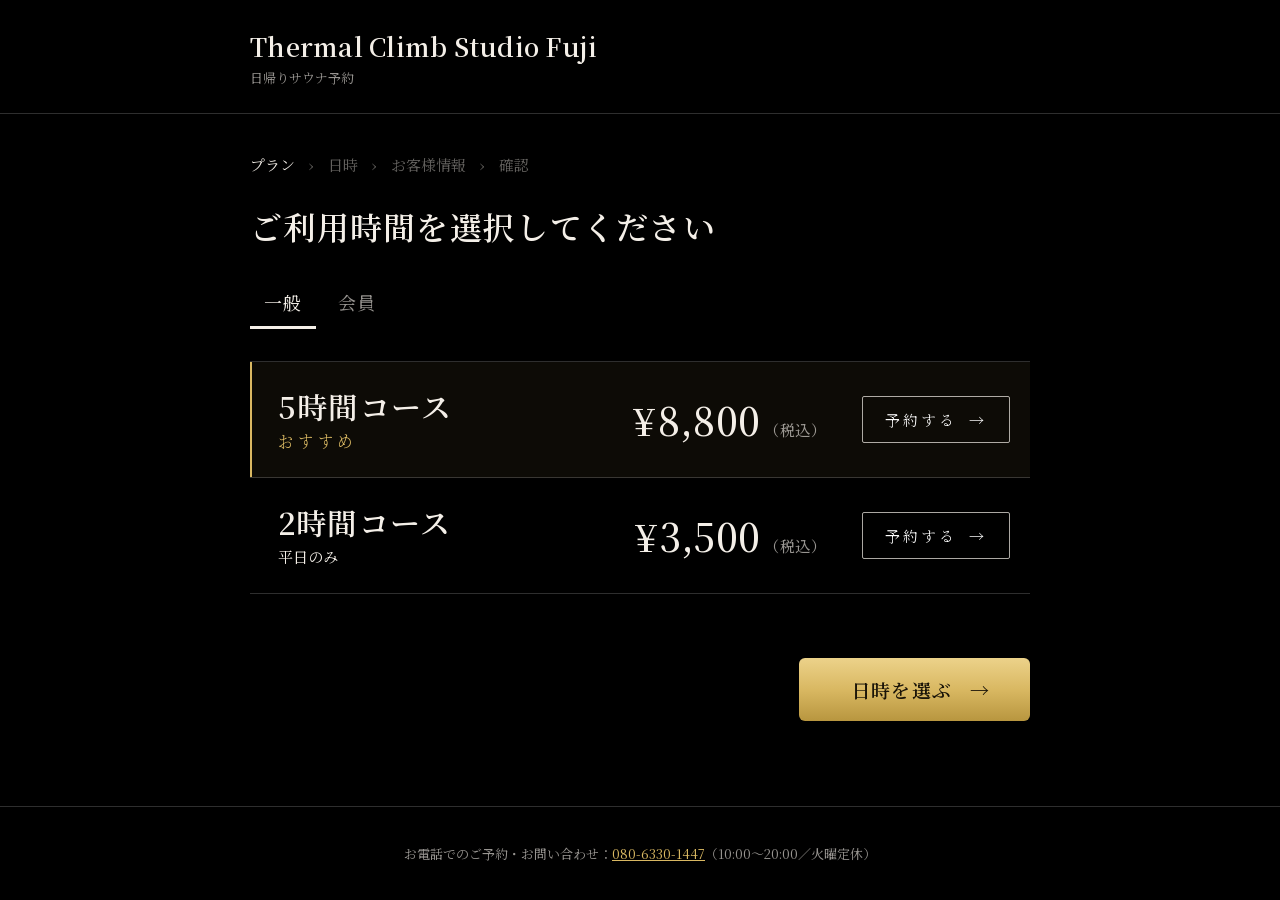
<file: book/confirm/index.html>
<!DOCTYPE html>
<html lang="ja">
<head>
<meta charset="utf-8">
<meta name="viewport" content="width=device-width, initial-scale=1">
<meta name="robots" content="noindex">
<title>ご予約内容の確認 | Thermal Climb Studio Fuji</title>
<meta name="description" content="ご予約内容をご確認ください。">
<link rel="icon" href="../../icon.png">
<link rel="stylesheet" href="../../css/0h_nvp_7jebjj.css">
<link rel="stylesheet" href="../../css/book.css">
<link rel="stylesheet" href="../../css/book-flow.css">
</head>
<body class="bk">
  <header class="bk__head">
    <a class="bk__brand" href="../../">
      <span class="bk__brand-name">Thermal Climb Studio Fuji</span>
      <span class="bk__brand-sub">日帰りサウナ予約</span>
    </a>
  </header>

  <main class="bk__main">
    <ol class="bk__steps" aria-label="予約の流れ"><li class="is-done">プラン</li><li class="is-done">日時</li><li class="is-done">お客様情報</li><li class="is-current" aria-current="step">確認</li></ol>
    <a class="bk__back" href="../info/">&#8592; お客様情報に戻る</a>
    <h1 class="bk__title">ご予約内容の確認</h1>
    <p class="bk__lead">以下の内容でよろしければ「予約を確定する」を押してください。</p>
    <dl class="bkr" id="bk-review"></dl>
    <button type="button" class="bk__next bk__wide" id="bk-submit">予約を確定する<span aria-hidden="true" class="bk__arrow">&#8594;</span></button>
    <div class="bk__notice" id="bk-submit-note" role="status" hidden>
      ただいまオンラインでの予約確定は準備中です。お手数ですが、お電話（<a href="#"><span data-phone></span></a>／10:00〜20:00・火曜定休）で上記の内容をお伝えください。
    </div>
  </main>

  <footer class="bk__foot">
    <p>お電話でのご予約・お問い合わせ：<a href="tel:08063301447">080-6330-1447</a>（10:00〜20:00／火曜定休）</p>
    <p>お支払いは当日、店頭にてお願いいたします。</p>
  </footer>

  <script src="../../js/book-data.js"></script>
  <script src="../../js/book-confirm.js" defer></script>
</body>
</html>
</file>
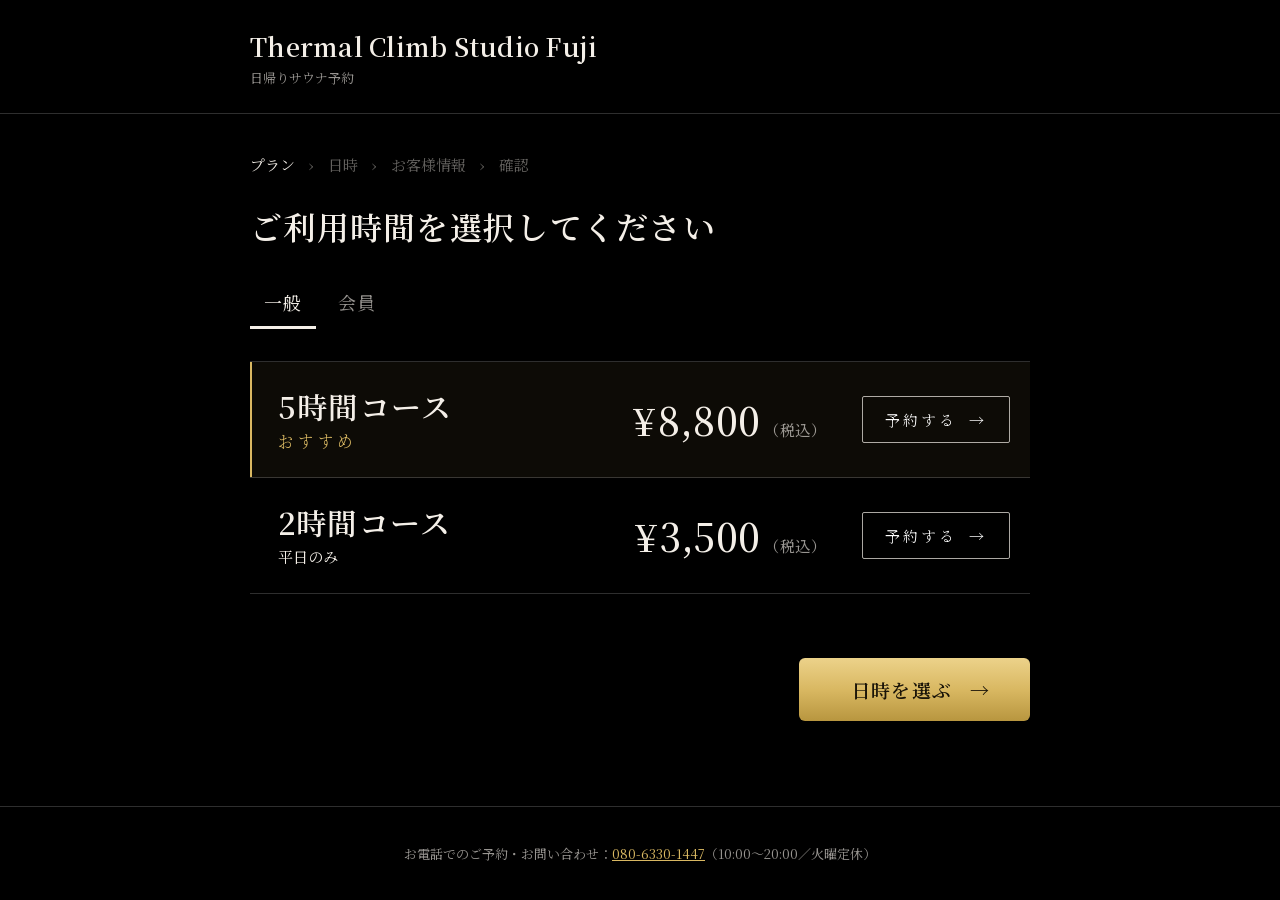
<file: book/date/index.html>
<!DOCTYPE html>
<html lang="ja">
<head>
<meta charset="utf-8">
<meta name="viewport" content="width=device-width, initial-scale=1">
<meta name="robots" content="noindex">
<title>日時・人数の選択 | Thermal Climb Studio Fuji</title>
<meta name="description" content="ご利用人数・日付・開始時間をお選びください。">
<link rel="icon" href="../../icon.png">
<link rel="stylesheet" href="../../css/0h_nvp_7jebjj.css">
<link rel="stylesheet" href="../../css/book.css">
<link rel="stylesheet" href="../../css/book-flow.css">
</head>
<body class="bk">
  <header class="bk__head">
    <a class="bk__brand" href="../../">
      <span class="bk__brand-name">Thermal Climb Studio Fuji</span>
      <span class="bk__brand-sub">日帰りサウナ予約</span>
    </a>
  </header>

  <main class="bk__main">
    <ol class="bk__steps" aria-label="予約の流れ"><li class="is-done">プラン</li><li class="is-current" aria-current="step">日時</li><li>お客様情報</li><li>確認</li></ol>
    <a class="bk__back" href="../">&#8592; プラン選択に戻る</a>
    <div id="bk-date">
      <div class="bk__box">
        <p class="bkp__label">選択中のプラン</p>
        <p class="bkp__name" id="bk-plan-name"></p>
        <p class="bkp__price" id="bk-plan-price"></p>
        <p class="bkp__note" id="bk-plan-note"></p>
      </div>

      <h2 class="bk__h2">ご利用人数</h2>
      <p class="bk__lead">男女別のサウナ室・ロッカーをご用意しています。それぞれの人数をご入力ください（合計最大6名）。</p>
      <div class="bkg">
        <div class="bk__box"><label class="bkg__m" for="bk-male">男性</label><select class="bk__select" id="bk-male"></select></div>
        <div class="bk__box"><label class="bkg__f" for="bk-female">女性</label><select class="bk__select" id="bk-female"></select></div>
      </div>

      <h2 class="bk__h2">日付を選択</h2>
      <div class="bk__box bkc">
        <div class="bkc__head">
          <button type="button" class="bkc__nav" id="bk-cal-prev">&#8592; 前月</button>
          <p class="bkc__month" id="bk-cal-month" aria-live="polite"></p>
          <button type="button" class="bkc__nav" id="bk-cal-next">次月 &#8594;</button>
        </div>
        <div class="bkc__week" aria-hidden="true"><span class="is-sun">日</span><span>月</span><span>火</span><span>水</span><span>木</span><span>金</span><span class="is-sat">土</span></div>
        <div class="bkc__grid" id="bk-cal-grid"></div>
        <p class="bkc__legend"><s>10</s>のように線が引かれた日はご予約いただけません（火曜定休）</p>
      </div>
      <p class="bk__picked" id="bk-picked" hidden></p>

      <div id="bk-times-wrap" hidden>
        <h2 class="bk__h2">開始時間を選択</h2>
        <div class="bkt" id="bk-times"></div>
      </div>
      <p class="bk__box bk__span" id="bk-span" hidden></p>

      <button type="button" class="bk__next bk__wide" id="bk-date-next" aria-disabled="true">次へ<span aria-hidden="true" class="bk__arrow">&#8594;</span></button>
      <p class="bk__error" id="bk-date-error" role="alert" hidden></p>
    </div>
  </main>

  <footer class="bk__foot">
    <p>お電話でのご予約・お問い合わせ：<a href="tel:08063301447">080-6330-1447</a>（10:00〜20:00／火曜定休）</p>
    <p>お支払いは当日、店頭にてお願いいたします。</p>
  </footer>

  <script src="../../js/book-data.js"></script>
  <script src="../../js/book-date.js" defer></script>
</body>
</html>
</file>
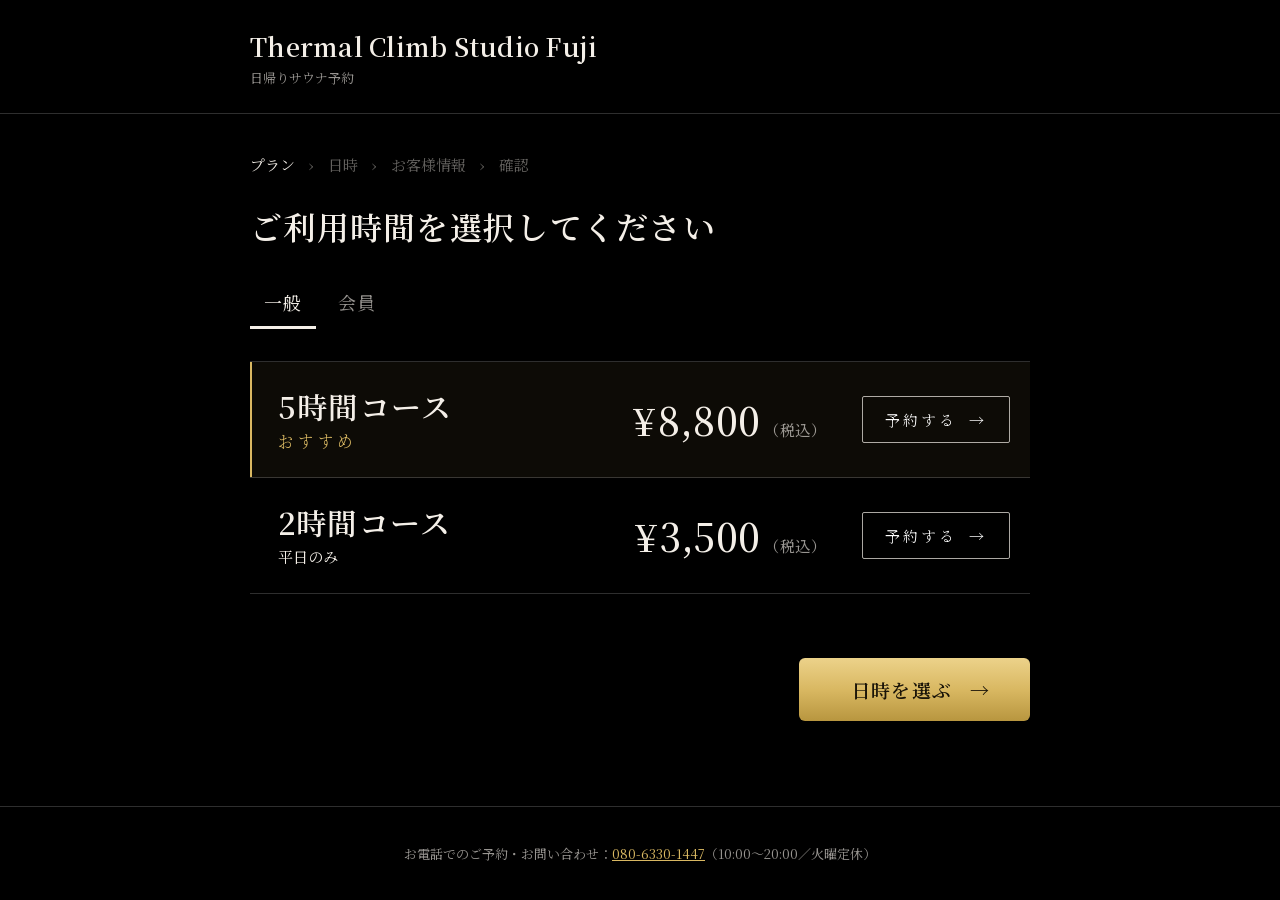
<file: book/info/index.html>
<!DOCTYPE html>
<html lang="ja">
<head>
<meta charset="utf-8">
<meta name="viewport" content="width=device-width, initial-scale=1">
<meta name="robots" content="noindex">
<title>お客様情報 | Thermal Climb Studio Fuji</title>
<meta name="description" content="ご予約者の情報をご入力ください。">
<link rel="icon" href="../../icon.png">
<link rel="stylesheet" href="../../css/0h_nvp_7jebjj.css">
<link rel="stylesheet" href="../../css/book.css">
<link rel="stylesheet" href="../../css/book-flow.css">
</head>
<body class="bk">
  <header class="bk__head">
    <a class="bk__brand" href="../../">
      <span class="bk__brand-name">Thermal Climb Studio Fuji</span>
      <span class="bk__brand-sub">日帰りサウナ予約</span>
    </a>
  </header>

  <main class="bk__main">
    <ol class="bk__steps" aria-label="予約の流れ"><li class="is-done">プラン</li><li class="is-done">日時</li><li class="is-current" aria-current="step">お客様情報</li><li>確認</li></ol>
    <a class="bk__back" href="../date/">&#8592; 日時・人数に戻る</a>
    <h1 class="bk__title">お客様情報</h1>
    <form class="bkf" id="bk-info" novalidate>
      <div class="bkf__field">
        <fieldset>
          <legend class="bkf__legend">ご利用回数<span class="bkf__req" aria-hidden="true">*</span></legend>
          <div class="bkv">
            <label><input type="radio" name="visit" value="first"><span>初めて</span></label>
            <label><input type="radio" name="visit" value="repeat"><span>2回目以降</span></label>
          </div>
        </fieldset>
      </div>
      <div class="bkf__field">
        <label for="bk-name">代表者お名前<span class="bkf__req" aria-hidden="true">*</span></label>
        <input class="bk__input" id="bk-name" name="name" type="text" autocomplete="name" placeholder="山田 太郎" required maxlength="60" aria-describedby="bk-err-name">
        <p class="bkf__err" id="bk-err-name" hidden></p>
      </div>
      <div class="bkf__field">
        <label for="bk-kana">フリガナ</label>
        <input class="bk__input" id="bk-kana" name="kana" type="text" placeholder="ヤマダ タロウ" maxlength="60" aria-describedby="bk-err-kana">
        <p class="bkf__err" id="bk-err-kana" hidden></p>
      </div>
      <div class="bkf__field">
        <label for="bk-tel">電話番号<span class="bkf__req" aria-hidden="true">*</span></label>
        <input class="bk__input" id="bk-tel" name="tel" type="tel" autocomplete="tel" inputmode="tel" placeholder="090-1234-5678" required maxlength="20" aria-describedby="bk-err-tel">
        <p class="bkf__err" id="bk-err-tel" hidden></p>
      </div>
      <div class="bkf__field">
        <label for="bk-email">メールアドレス<span class="bkf__req" aria-hidden="true">*</span></label>
        <input class="bk__input" id="bk-email" name="email" type="email" autocomplete="email" inputmode="email" placeholder="example@email.com" required maxlength="120" aria-describedby="bk-err-email">
        <p class="bkf__err" id="bk-err-email" hidden></p>
      </div>
      <button type="button" class="bkf__link" id="bk-coupon-toggle" aria-expanded="false" aria-controls="bk-coupon-field">クーポンコードをお持ちの方</button>
      <div class="bkf__field" id="bk-coupon-field" hidden>
        <label for="bk-coupon">クーポンコード</label>
        <input class="bk__input" id="bk-coupon" name="coupon" type="text" autocomplete="off" maxlength="30" aria-describedby="bk-err-coupon">
        <p class="bkf__err" id="bk-err-coupon" hidden></p>
      </div>
      <button type="submit" class="bk__next bk__wide">確認画面へ<span aria-hidden="true" class="bk__arrow">&#8594;</span></button>
    </form>
  </main>

  <footer class="bk__foot">
    <p>お電話でのご予約・お問い合わせ：<a href="tel:08063301447">080-6330-1447</a>（10:00〜20:00／火曜定休）</p>
    <p>お支払いは当日、店頭にてお願いいたします。</p>
  </footer>

  <script src="../../js/book-data.js"></script>
  <script src="../../js/book-info.js" defer></script>
</body>
</html>
</file>
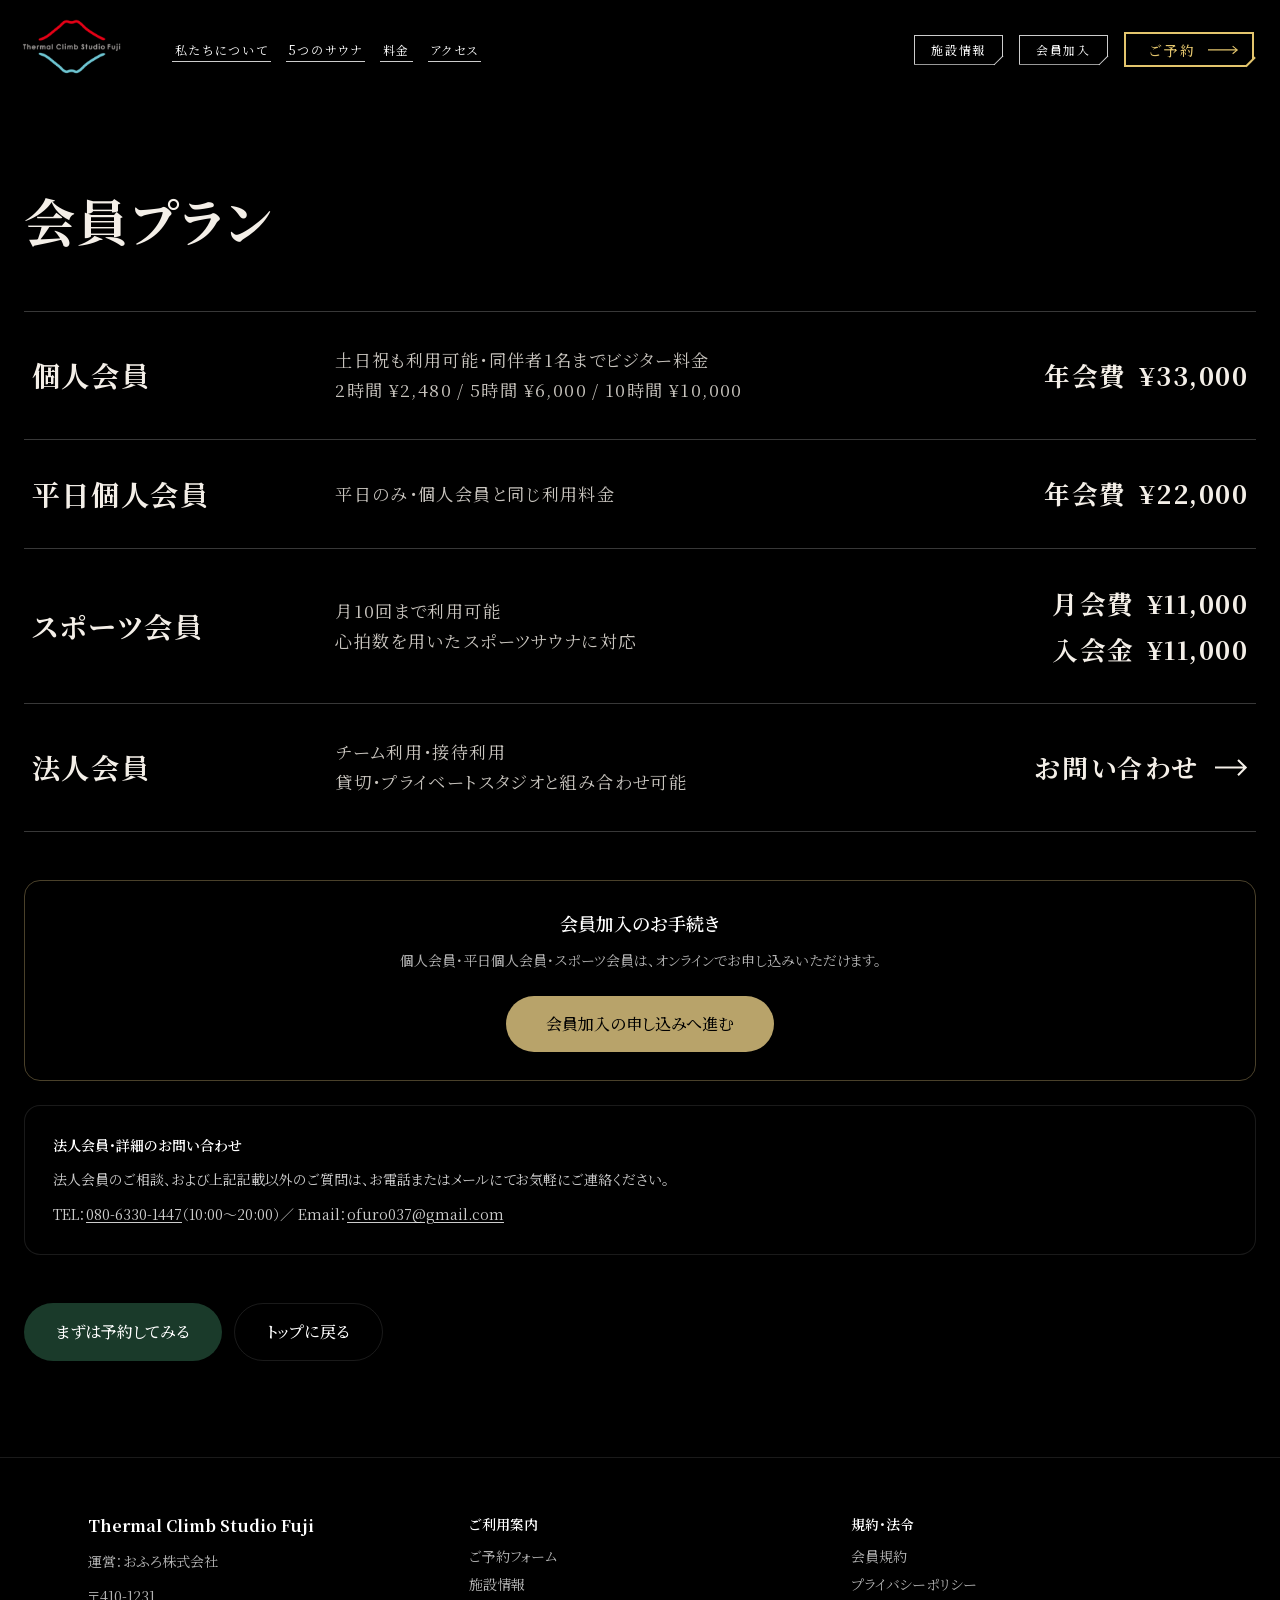
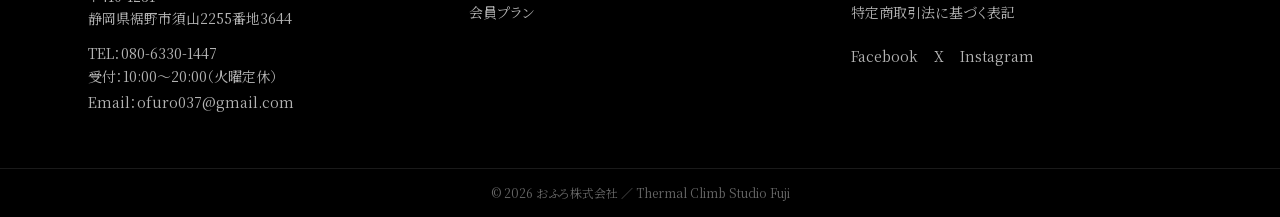
<file: plans/membership/index.html>
<!DOCTYPE html><html data-dpl-id="dpl_AZvFHL9CX429n7FeoehMb6datbYC" lang="ja" class="geist_a71539c9-module__T19VSG__variable geist_mono_8d43a2aa-module__8Li5zG__variable noto_serif_jp_3b721ba7-module__rPXfAG__variable cormorant_garamond_f540a0a-module__4r6MKG__variable h-full antialiased"><head><meta charSet="utf-8"/><meta name="viewport" content="width=device-width, initial-scale=1"/><link rel="preload" href="../../fonts/01e4147cff8141ee-s.p.10ked.7w885.g.woff2" as="font" crossorigin="" type="font/woff2"/><link rel="preload" href="../../fonts/68d0ad77fd2c49e3-s.p.0wghyr-.6qbey.woff2" as="font" crossorigin="" type="font/woff2"/><link rel="preload" href="../../fonts/797e433ab948586e-s.p.08e28id.o-okb.woff2" as="font" crossorigin="" type="font/woff2"/><link rel="preload" href="../../fonts/caa3a2e1cccd8315-s.p.09~u27dqhyhd6.woff2" as="font" crossorigin="" type="font/woff2"/><link rel="preload" as="image" imageSrcSet="../../images/logo.png 1x, ../../images/logo.png 2x"/><link rel="stylesheet" href="../../css/0m20eisfmp-5b.css" data-precedence="next"/><link rel="stylesheet" href="../../css/0h_nvp_7jebjj.css" data-precedence="next"/><link rel="stylesheet" href="../../css/15p80.1glvsb0.css" data-precedence="next"/><meta name="next-size-adjust" content=""/><title>会員プラン｜Thermal Climb Studio Fuji</title><meta name="description" content="Thermal Climb Studio Fujiの会員プラン。個人会員・平日個人会員・スポーツ会員・法人会員の詳細と料金。"/><meta property="og:title" content="静岡・裾野のサウナ｜Thermal Climb Studio Fuji（サーマルクライムスタジオ富士）"/><meta property="og:description" content="SAUNACHELIN（サウナシュラン）2022 全国第2位。富士山の麓で5つのサウナと48度〜10度の温冷交代浴を巡る、静岡・裾野のサウナ施設。"/><meta property="og:locale" content="ja_JP"/><meta property="og:type" content="website"/><meta name="twitter:card" content="summary"/><meta name="twitter:title" content="静岡・裾野のサウナ｜Thermal Climb Studio Fuji（サーマルクライムスタジオ富士）"/><meta name="twitter:description" content="SAUNACHELIN（サウナシュラン）2022 全国第2位。富士山の麓で5つのサウナと48度〜10度の温冷交代浴を巡る、静岡・裾野のサウナ施設。"/><link rel="icon" href="../../icon.png" sizes="512x512" type="image/png"/><link rel="stylesheet" href="../../css/membership.css"/><link rel="stylesheet" href="../../css/site-header.css"/>
<link rel="stylesheet" href="../../css/site-nav.css"/></head><body class="min-h-full bg-gray-50 text-gray-900 font-serif-jp"><div hidden=""><!--$--><!--/$--></div><div class="min-h-screen flex flex-col bg-black text-white"><header id="site-header" class="sticky top-0 z-40 bg-black/80 backdrop-blur-md border-b border-white/10"><div class="mx-auto max-w-7xl px-4 lg:px-6 h-20 flex items-center justify-between"><a class="flex items-center hover:opacity-90 transition" href="../../"><img alt="Thermal Climb Studio Fuji" width="720" height="453" decoding="async" data-nimg="1" class="h-11 w-auto" style="color:transparent" srcSet="../../images/logo.png 1x, ../../images/logo.png 2x" src="../../images/logo.png"/></a><nav class="hidden lg:flex items-center gap-7 text-sm tracking-wide"><a class="text-white/80 hover:text-[#b8a36a] transition" href="../../#features">私たちについて</a><a class="text-white/80 hover:text-[#b8a36a] transition" href="../../#saunas">5つのサウナ</a><a class="text-white/80 hover:text-[#b8a36a] transition" href="../../#plans">料金</a><a class="text-white/80 hover:text-[#b8a36a] transition" href="../../facility/">施設情報</a><a class="text-white/80 hover:text-[#b8a36a] transition" href="../../#access">アクセス</a><a class="text-white/80 hover:text-[#b8a36a] transition" href="../../plans/membership/">会員加入</a><a class="border border-[#b8a36a] text-[#b8a36a] hover:bg-[#b8a36a] hover:text-black px-5 py-2 rounded-full text-sm font-medium transition" href="../../book/"><span>ご予約</span><svg class="nav-arrow" viewBox="0 0 40 12" aria-hidden="true"><path d="M0 6h38M32 1l6 5-6 5" fill="none" stroke="currentColor" stroke-width="1.4"/></svg></a></nav><button type="button" class="lg:hidden p-2 -mr-2 text-white" aria-label="メニュー"><svg class="w-6 h-6" fill="none" stroke="currentColor" viewBox="0 0 24 24"><path stroke-linecap="round" stroke-linejoin="round" stroke-width="2" d="M4 6h16M4 12h16M4 18h16"></path></svg></button></div></header><main class="flex-1 site-header-offset"><article class="mx-auto max-w-7xl px-4 lg:px-6 py-16 lg:py-24"><section class="mp" aria-labelledby="mp-title"><h1 id="mp-title" class="mp__title">会員プラン</h1><ul class="mp__list"><li class="mp__row"><h2 class="mp__name">個人会員</h2><p class="mp__detail"><span>土日祝も利用可能・同伴者1名までビジター料金</span><span>2時間 ¥2,480 / 5時間 ¥6,000 / 10時間 ¥10,000</span></p><p class="mp__price"><span><span class="mp__label">年会費</span>¥33,000</span></p></li><li class="mp__row"><h2 class="mp__name">平日個人会員</h2><p class="mp__detail"><span>平日のみ・個人会員と同じ利用料金</span></p><p class="mp__price"><span><span class="mp__label">年会費</span>¥22,000</span></p></li><li class="mp__row"><h2 class="mp__name">スポーツ会員</h2><p class="mp__detail"><span>月10回まで利用可能</span><span>心拍数を用いたスポーツサウナに対応</span></p><p class="mp__price"><span><span class="mp__label">月会費</span>¥11,000</span><span><span class="mp__label">入会金</span>¥11,000</span></p></li><li class="mp__row"><h2 class="mp__name">法人会員</h2><p class="mp__detail"><span>チーム利用・接待利用</span><span>貸切・プライベートスタジオと組み合わせ可能</span></p><p class="mp__price"><a class="mp__contact" href="#contact">お問い合わせ<svg viewBox="0 0 26 14" aria-hidden="true"><path d="M0 7h24M18 1l6 6-6 6" fill="none" stroke="currentColor" stroke-width="1.6"/></svg></a></p></li></ul></section><div class="mt-12 border border-[#b8a36a]/40 rounded-2xl p-7 text-center"><p class="text-lg font-semibold">会員加入のお手続き</p><p class="mt-3 text-sm text-white/70 leading-relaxed">個人会員・平日個人会員・スポーツ会員は、オンラインでお申し込みいただけます。</p><a href="https://sauna-club.hacomono.jp/contract/plan/?from=home" target="_blank" rel="noopener noreferrer" class="mt-6 inline-flex justify-center items-center bg-[#b8a36a] text-black px-10 py-4 rounded-full font-medium hover:bg-[#cdb87c] transition">会員加入の申し込みへ進む</a></div><div id="contact" style="scroll-margin-top:7rem" class="mt-6 bg-black border border-white/10 rounded-2xl p-7 text-sm text-white/80 leading-relaxed"><p class="font-semibold text-white">法人会員・詳細のお問い合わせ</p><p class="mt-3">法人会員のご相談、および上記記載以外のご質問は、お電話またはメールにてお気軽にご連絡ください。</p><p class="mt-3">TEL：<a href="tel:08063301447" class="underline underline-offset-2">080-6330-1447</a>（10:00〜20:00）／ Email：<a href="mailto:ofuro037@gmail.com" class="underline underline-offset-2 break-all">ofuro037@gmail.com</a></p></div><div class="mt-12 flex flex-col sm:flex-row gap-3"><a class="inline-flex justify-center items-center bg-[#1a3a2a] text-white px-8 py-4 rounded-full font-medium hover:bg-gray-700 transition" href="../../book/">まずは予約してみる</a><a class="inline-flex justify-center items-center border border-white/10 px-8 py-4 rounded-full font-medium hover:bg-neutral-950 transition" href="../../">トップに戻る</a></div></article><!--$--><!--/$--></main><footer class="bg-black text-white/70 border-t border-white/10"><div class="mx-auto max-w-6xl px-4 lg:px-6 py-14 grid grid-cols-1 md:grid-cols-3 gap-10 text-sm"><div><p class="font-bold text-white text-base">Thermal Climb Studio Fuji</p><p class="mt-3 leading-relaxed">運営：おふろ株式会社</p><p class="mt-3 leading-relaxed">〒410-1231<br/>静岡県裾野市須山2255番地3644</p><p class="mt-3 leading-relaxed">TEL：<a href="tel:08063301447" class="hover:text-white">080-6330-1447</a><br/>受付：10:00〜20:00（火曜定休）</p><p class="mt-1">Email：<a href="mailto:ofuro037@gmail.com" class="hover:text-white break-all">ofuro037@gmail.com</a></p></div><div><p class="font-semibold text-white">ご利用案内</p><ul class="mt-3 space-y-2"><li><a class="hover:text-white" href="../../book/">ご予約フォーム</a></li><li><a class="hover:text-white" href="../../facility/">施設情報</a></li><li><a class="hover:text-white" href="../../plans/membership/">会員プラン</a></li></ul></div><div><p class="font-semibold text-white">規約・法令</p><ul class="mt-3 space-y-2"><li><a class="hover:text-white" href="../../terms/">会員規約</a></li><li><a class="hover:text-white" href="../../privacy/">プライバシーポリシー</a></li><li><a class="hover:text-white" href="../../transaction/">特定商取引法に基づく表記</a></li></ul><p class="mt-6 flex gap-4"><a href="https://fb.me/saunaclub37" target="_blank" rel="noreferrer" class="hover:text-white">Facebook</a><a href="https://twitter.com/clubsauna37" target="_blank" rel="noreferrer" class="hover:text-white">X</a><a href="https://www.instagram.com/saunaclub37/" target="_blank" rel="noreferrer" class="hover:text-white">Instagram</a></p></div></div><div class="border-t border-white/10 text-xs py-4 text-center text-white/40">© <!-- -->2026<!-- --> おふろ株式会社 ／ Thermal Climb Studio Fuji</div></footer></div></body></html>
</file>
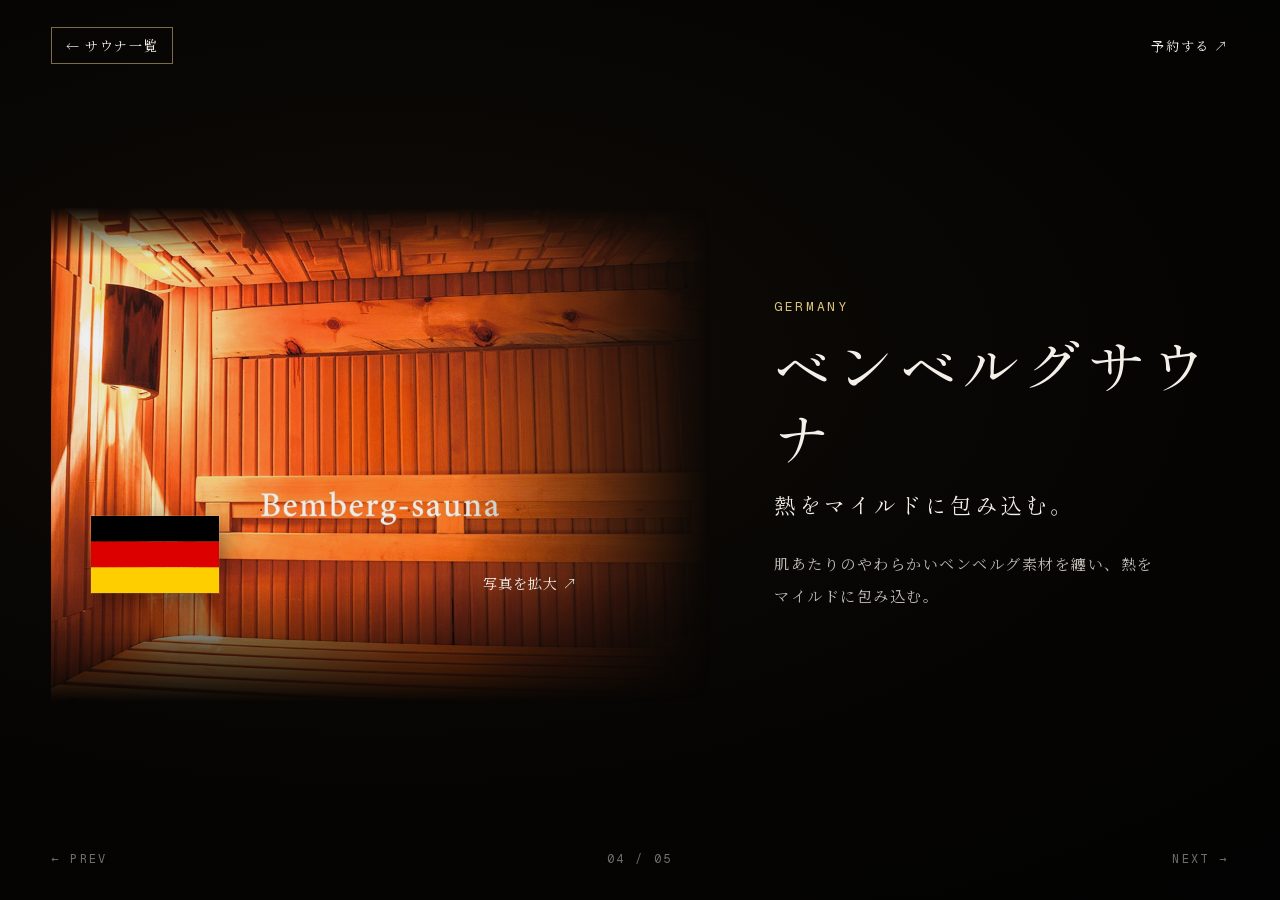
<file: saunas/bemberg/index.html>
<!DOCTYPE html>
<html lang="ja">
<head>
<meta charset="utf-8"/>
<meta name="viewport" content="width=device-width, initial-scale=1"/>
<title>ベンベルグサウナ｜Thermal Climb Studio Fuji</title>
<meta name="description" content="熱をマイルドに包み込む。肌あたりのやわらかいベンベルグ素材を纏い、熱をマイルドに包み込む。"/>
<link rel="icon" href="../../icon.png"/>
<link rel="stylesheet" href="../../css/0h_nvp_7jebjj.css"/>
<link rel="stylesheet" href="../../css/0m20eisfmp-5b.css"/>
<link rel="stylesheet" href="../../css/sauna-page.css"/>
</head>
<body class="sp">
<header class="sp__bar">
  <a class="sp__back" href="../../#saunas">&#8592; サウナ一覧</a>
  <a class="sp__book" href="../../book/">予約する &#8599;</a>
</header>
<main class="sp__main">
  <article class="sp__body">
    <div class="sp__media">
      <img class="sp__img" src="../../images/sauna-bemberg-noflag.jpg" alt="ベンベルグサウナ" decoding="async" fetchpriority="high"/>
      <div class="sp__flags"><img class="sp__flag" src="../../images/flags/de.svg" alt="ドイツ国旗" decoding="async"/></div>
      <a class="sp__zoom" href="../../images/sauna-bemberg-noflag.jpg" target="_blank" rel="noopener">写真を拡大 &#8599;</a>
    </div>
    <div class="sp__copy">
      <p class="sp__eyebrow">Germany</p>
      <h1 class="sp__name">ベンベルグサウナ</h1>
      <p class="sp__tagline">熱をマイルドに包み込む。</p>
      <p class="sp__desc">肌あたりのやわらかいベンベルグ素材を纏い、熱をマイルドに包み込む。</p>
    </div>
  </article>
</main>
<nav class="sp__steps" aria-label="ほかのサウナ">
  <a class="sp__step" data-sp-prev href="../mountain/" aria-label="前のサウナ：マウンテンサウナ">&#8592; PREV</a>
  <span>04 / 05</span>
  <a class="sp__step" data-sp-next href="../camp/" aria-label="次のサウナ：キャンプ（エコ）サウナ">NEXT &#8594;</a>
</nav>
<script>
document.addEventListener("keydown", function (e) {
  if (e.altKey || e.ctrlKey || e.metaKey) return;
  var link = e.key === "ArrowLeft" ? document.querySelector("[data-sp-prev]")
           : e.key === "ArrowRight" ? document.querySelector("[data-sp-next]")
           : e.key === "Escape" ? document.querySelector(".sp__back") : null;
  if (link) window.location.href = link.href;
});
</script>
</body>
</html>
</file>
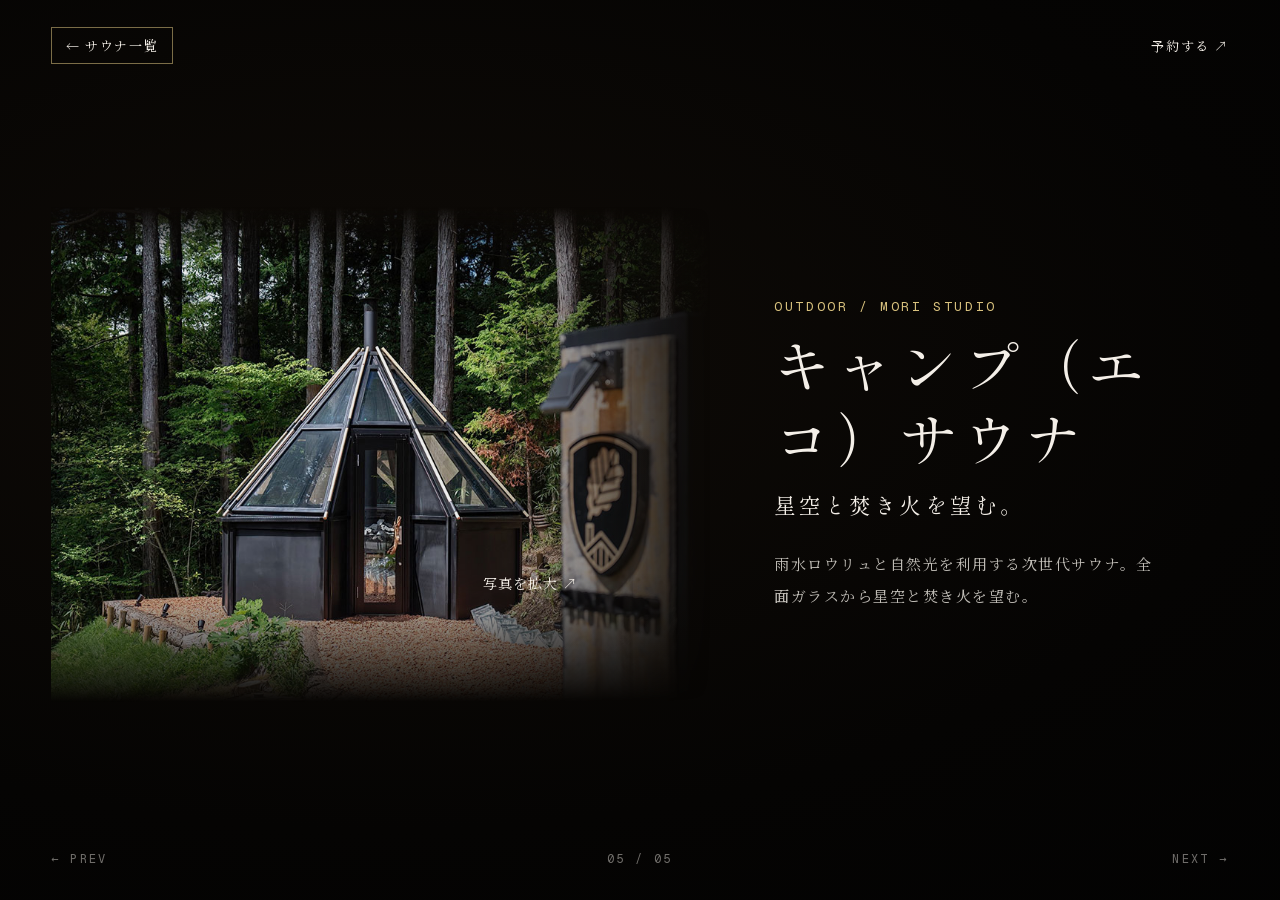
<file: saunas/camp/index.html>
<!DOCTYPE html>
<html lang="ja">
<head>
<meta charset="utf-8"/>
<meta name="viewport" content="width=device-width, initial-scale=1"/>
<title>キャンプ（エコ）サウナ｜Thermal Climb Studio Fuji</title>
<meta name="description" content="星空と焚き火を望む。雨水ロウリュと自然光を利用する次世代サウナ。全面ガラスから星空と焚き火を望む。"/>
<link rel="icon" href="../../icon.png"/>
<link rel="stylesheet" href="../../css/0h_nvp_7jebjj.css"/>
<link rel="stylesheet" href="../../css/0m20eisfmp-5b.css"/>
<link rel="stylesheet" href="../../css/sauna-page.css"/>
</head>
<body class="sp">
<header class="sp__bar">
  <a class="sp__back" href="../../#saunas">&#8592; サウナ一覧</a>
  <a class="sp__book" href="../../book/">予約する &#8599;</a>
</header>
<main class="sp__main">
  <article class="sp__body">
    <div class="sp__media">
      <img class="sp__img sp__img--camp" src="../../images/sauna-eco-1.jpg" alt="キャンプ（エコ）サウナ" decoding="async" fetchpriority="high"/>
      
      <a class="sp__zoom" href="../../images/sauna-eco-1.jpg" target="_blank" rel="noopener">写真を拡大 &#8599;</a>
    </div>
    <div class="sp__copy">
      <p class="sp__eyebrow">Outdoor / Mori Studio</p>
      <h1 class="sp__name">キャンプ（エコ）サウナ</h1>
      <p class="sp__tagline">星空と焚き火を望む。</p>
      <p class="sp__desc">雨水ロウリュと自然光を利用する次世代サウナ。全面ガラスから星空と焚き火を望む。</p>
    </div>
  </article>
</main>
<nav class="sp__steps" aria-label="ほかのサウナ">
  <a class="sp__step" data-sp-prev href="../bemberg/" aria-label="前のサウナ：ベンベルグサウナ">&#8592; PREV</a>
  <span>05 / 05</span>
  <a class="sp__step" data-sp-next href="../kelo/" aria-label="次のサウナ：ケロサウナ">NEXT &#8594;</a>
</nav>
<script>
document.addEventListener("keydown", function (e) {
  if (e.altKey || e.ctrlKey || e.metaKey) return;
  var link = e.key === "ArrowLeft" ? document.querySelector("[data-sp-prev]")
           : e.key === "ArrowRight" ? document.querySelector("[data-sp-next]")
           : e.key === "Escape" ? document.querySelector(".sp__back") : null;
  if (link) window.location.href = link.href;
});
</script>
</body>
</html>
</file>
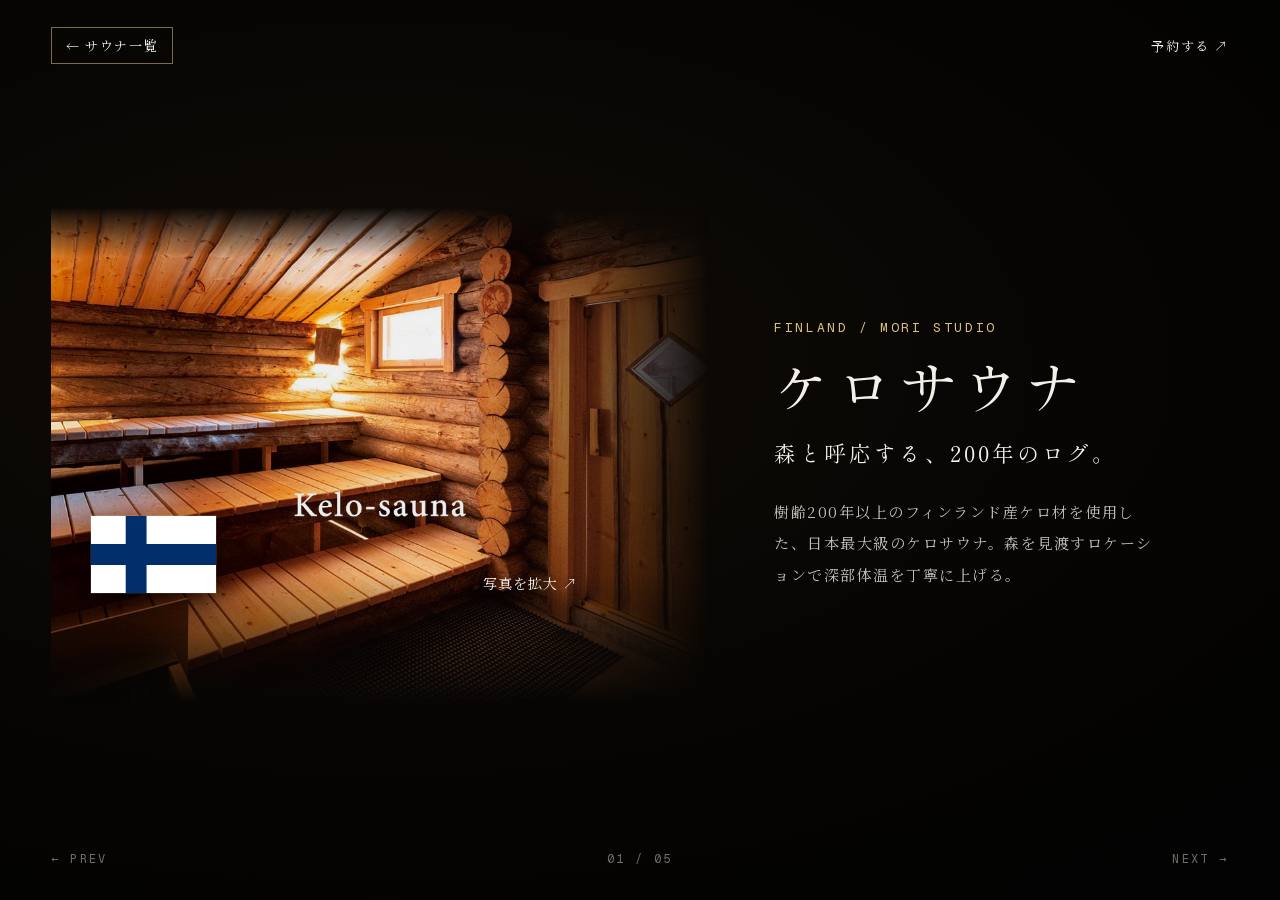
<file: saunas/kelo/index.html>
<!DOCTYPE html>
<html lang="ja">
<head>
<meta charset="utf-8"/>
<meta name="viewport" content="width=device-width, initial-scale=1"/>
<title>ケロサウナ｜Thermal Climb Studio Fuji</title>
<meta name="description" content="森と呼応する、200年のログ。樹齢200年以上のフィンランド産ケロ材を使用した、日本最大級のケロサウナ。森を見渡すロケーションで深部体温を丁寧に上げる。"/>
<link rel="icon" href="../../icon.png"/>
<link rel="stylesheet" href="../../css/0h_nvp_7jebjj.css"/>
<link rel="stylesheet" href="../../css/0m20eisfmp-5b.css"/>
<link rel="stylesheet" href="../../css/sauna-page.css"/>
</head>
<body class="sp">
<header class="sp__bar">
  <a class="sp__back" href="../../#saunas">&#8592; サウナ一覧</a>
  <a class="sp__book" href="../../book/">予約する &#8599;</a>
</header>
<main class="sp__main">
  <article class="sp__body">
    <div class="sp__media">
      <img class="sp__img" src="../../images/sauna-kelo-noflag.jpg" alt="ケロサウナ" decoding="async" fetchpriority="high"/>
      <div class="sp__flags"><img class="sp__flag" src="../../images/flags/fi.svg" alt="フィンランド国旗" decoding="async"/></div>
      <a class="sp__zoom" href="../../images/sauna-kelo-noflag.jpg" target="_blank" rel="noopener">写真を拡大 &#8599;</a>
    </div>
    <div class="sp__copy">
      <p class="sp__eyebrow">Finland / Mori Studio</p>
      <h1 class="sp__name">ケロサウナ</h1>
      <p class="sp__tagline">森と呼応する、200年のログ。</p>
      <p class="sp__desc">樹齢200年以上のフィンランド産ケロ材を使用した、日本最大級のケロサウナ。森を見渡すロケーションで深部体温を丁寧に上げる。</p>
    </div>
  </article>
</main>
<nav class="sp__steps" aria-label="ほかのサウナ">
  <a class="sp__step" data-sp-prev href="../camp/" aria-label="前のサウナ：キャンプ（エコ）サウナ">&#8592; PREV</a>
  <span>01 / 05</span>
  <a class="sp__step" data-sp-next href="../thermarium/" aria-label="次のサウナ：テルマリウム">NEXT &#8594;</a>
</nav>
<script>
document.addEventListener("keydown", function (e) {
  if (e.altKey || e.ctrlKey || e.metaKey) return;
  var link = e.key === "ArrowLeft" ? document.querySelector("[data-sp-prev]")
           : e.key === "ArrowRight" ? document.querySelector("[data-sp-next]")
           : e.key === "Escape" ? document.querySelector(".sp__back") : null;
  if (link) window.location.href = link.href;
});
</script>
</body>
</html>
</file>
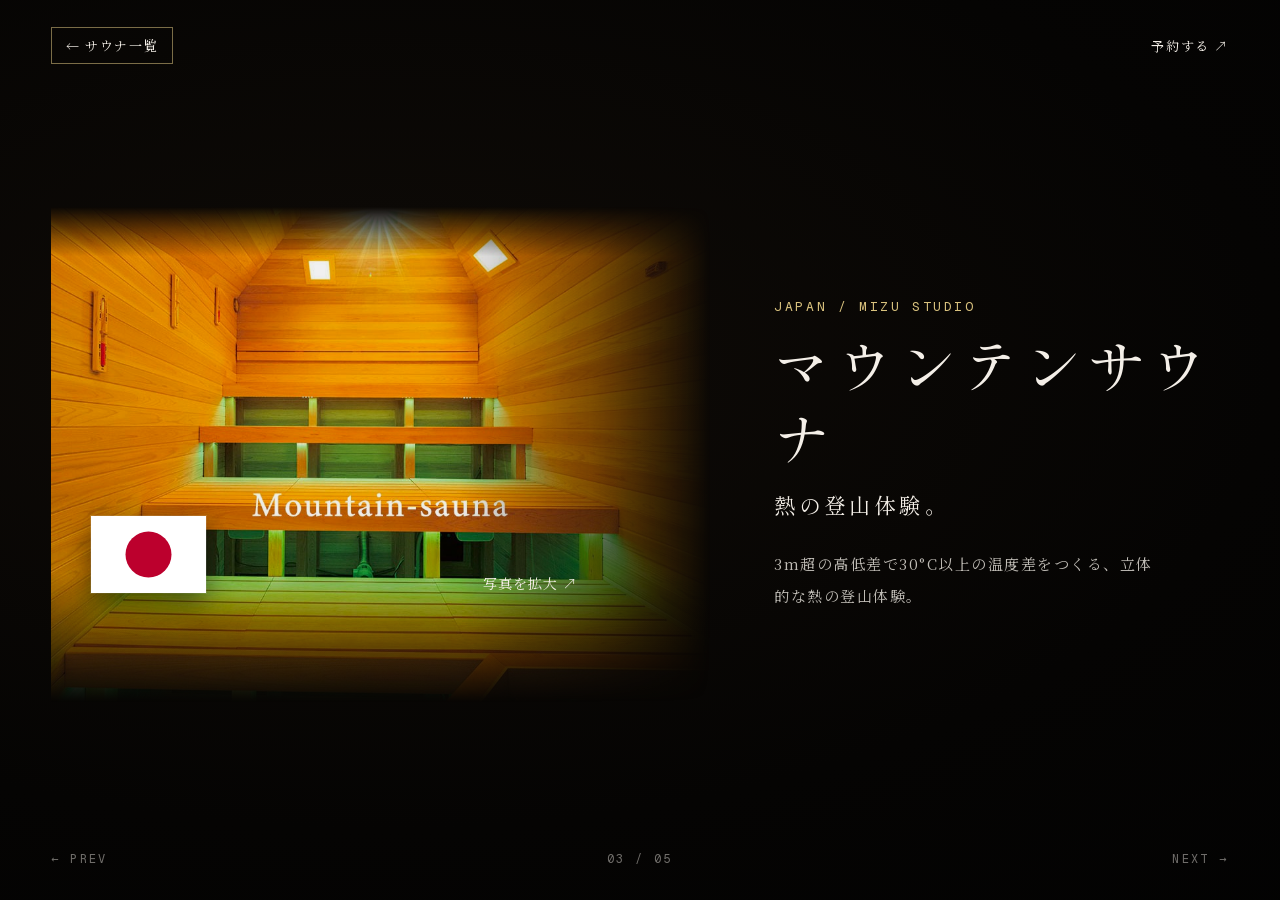
<file: saunas/mountain/index.html>
<!DOCTYPE html>
<html lang="ja">
<head>
<meta charset="utf-8"/>
<meta name="viewport" content="width=device-width, initial-scale=1"/>
<title>マウンテンサウナ｜Thermal Climb Studio Fuji</title>
<meta name="description" content="熱の登山体験。3m超の高低差で30°C以上の温度差をつくる、立体的な熱の登山体験。"/>
<link rel="icon" href="../../icon.png"/>
<link rel="stylesheet" href="../../css/0h_nvp_7jebjj.css"/>
<link rel="stylesheet" href="../../css/0m20eisfmp-5b.css"/>
<link rel="stylesheet" href="../../css/sauna-page.css"/>
</head>
<body class="sp">
<header class="sp__bar">
  <a class="sp__back" href="../../#saunas">&#8592; サウナ一覧</a>
  <a class="sp__book" href="../../book/">予約する &#8599;</a>
</header>
<main class="sp__main">
  <article class="sp__body">
    <div class="sp__media">
      <img class="sp__img" src="../../images/sauna-mountain-noflag.jpg" alt="マウンテンサウナ" decoding="async" fetchpriority="high"/>
      <div class="sp__flags"><img class="sp__flag" src="../../images/flags/jp.svg" alt="日本国旗" decoding="async"/></div>
      <a class="sp__zoom" href="../../images/sauna-mountain-noflag.jpg" target="_blank" rel="noopener">写真を拡大 &#8599;</a>
    </div>
    <div class="sp__copy">
      <p class="sp__eyebrow">Japan / Mizu Studio</p>
      <h1 class="sp__name">マウンテンサウナ</h1>
      <p class="sp__tagline">熱の登山体験。</p>
      <p class="sp__desc">3m超の高低差で30°C以上の温度差をつくる、立体的な熱の登山体験。</p>
    </div>
  </article>
</main>
<nav class="sp__steps" aria-label="ほかのサウナ">
  <a class="sp__step" data-sp-prev href="../thermarium/" aria-label="前のサウナ：テルマリウム">&#8592; PREV</a>
  <span>03 / 05</span>
  <a class="sp__step" data-sp-next href="../bemberg/" aria-label="次のサウナ：ベンベルグサウナ">NEXT &#8594;</a>
</nav>
<script>
document.addEventListener("keydown", function (e) {
  if (e.altKey || e.ctrlKey || e.metaKey) return;
  var link = e.key === "ArrowLeft" ? document.querySelector("[data-sp-prev]")
           : e.key === "ArrowRight" ? document.querySelector("[data-sp-next]")
           : e.key === "Escape" ? document.querySelector(".sp__back") : null;
  if (link) window.location.href = link.href;
});
</script>
</body>
</html>
</file>
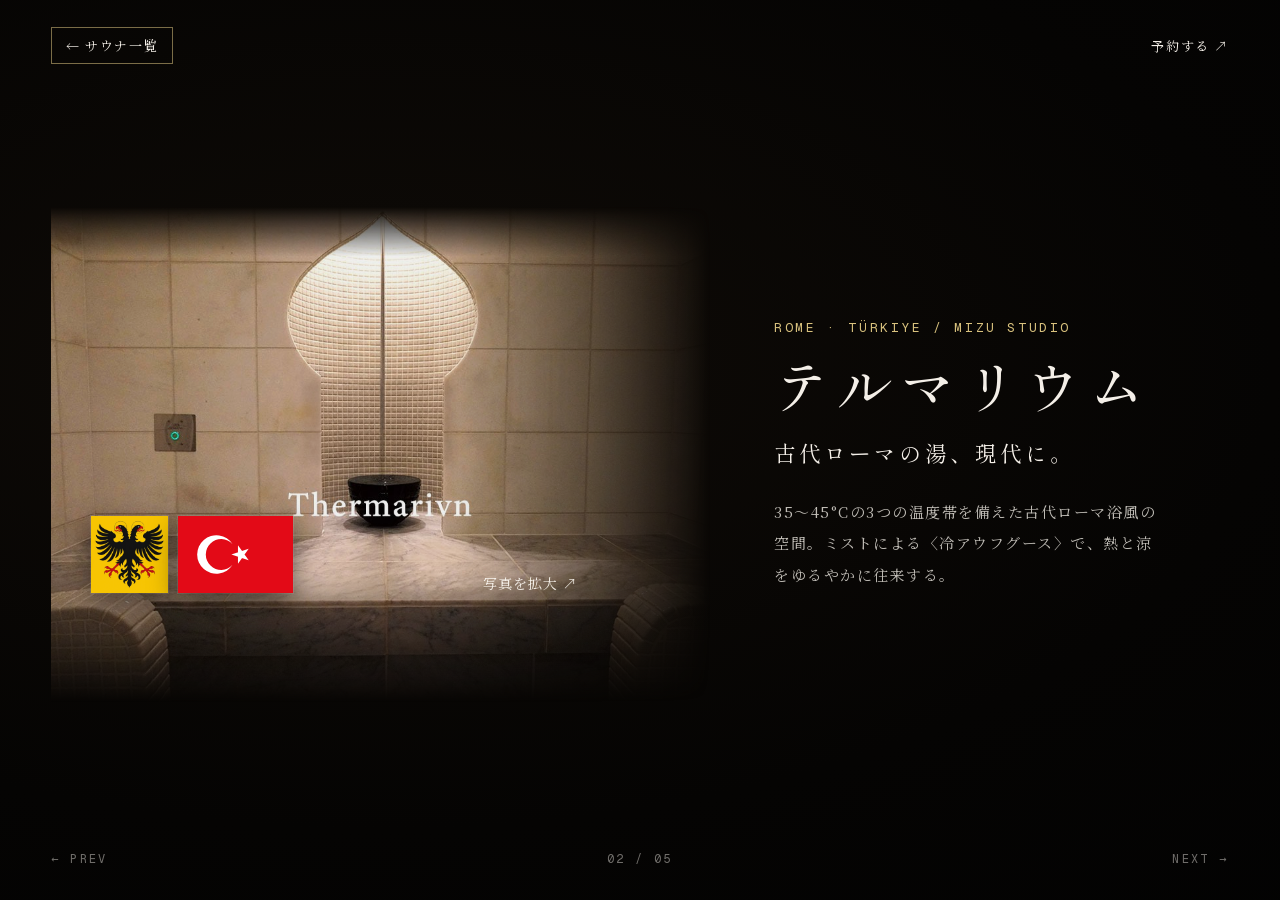
<file: saunas/thermarium/index.html>
<!DOCTYPE html>
<html lang="ja">
<head>
<meta charset="utf-8"/>
<meta name="viewport" content="width=device-width, initial-scale=1"/>
<title>テルマリウム｜Thermal Climb Studio Fuji</title>
<meta name="description" content="古代ローマの湯、現代に。35〜45°Cの3つの温度帯を備えた古代ローマ浴風の空間。ミストによる〈冷アウフグース〉で、熱と涼をゆるやかに往来する。"/>
<link rel="icon" href="../../icon.png"/>
<link rel="stylesheet" href="../../css/0h_nvp_7jebjj.css"/>
<link rel="stylesheet" href="../../css/0m20eisfmp-5b.css"/>
<link rel="stylesheet" href="../../css/sauna-page.css"/>
</head>
<body class="sp">
<header class="sp__bar">
  <a class="sp__back" href="../../#saunas">&#8592; サウナ一覧</a>
  <a class="sp__book" href="../../book/">予約する &#8599;</a>
</header>
<main class="sp__main">
  <article class="sp__body">
    <div class="sp__media">
      <img class="sp__img" src="../../images/sauna-thermarium-noflag.jpg" alt="テルマリウム" decoding="async" fetchpriority="high"/>
      <div class="sp__flags"><img class="sp__flag" src="../../images/flags/hre.webp" alt="神聖ローマ帝国の旗" decoding="async"/><img class="sp__flag" src="../../images/flags/tr.svg" alt="トルコ国旗" decoding="async"/></div>
      <a class="sp__zoom" href="../../images/sauna-thermarium-noflag.jpg" target="_blank" rel="noopener">写真を拡大 &#8599;</a>
    </div>
    <div class="sp__copy">
      <p class="sp__eyebrow">Rome · Türkiye / Mizu Studio</p>
      <h1 class="sp__name">テルマリウム</h1>
      <p class="sp__tagline">古代ローマの湯、現代に。</p>
      <p class="sp__desc">35〜45°Cの3つの温度帯を備えた古代ローマ浴風の空間。ミストによる〈冷アウフグース〉で、熱と涼をゆるやかに往来する。</p>
    </div>
  </article>
</main>
<nav class="sp__steps" aria-label="ほかのサウナ">
  <a class="sp__step" data-sp-prev href="../kelo/" aria-label="前のサウナ：ケロサウナ">&#8592; PREV</a>
  <span>02 / 05</span>
  <a class="sp__step" data-sp-next href="../mountain/" aria-label="次のサウナ：マウンテンサウナ">NEXT &#8594;</a>
</nav>
<script>
document.addEventListener("keydown", function (e) {
  if (e.altKey || e.ctrlKey || e.metaKey) return;
  var link = e.key === "ArrowLeft" ? document.querySelector("[data-sp-prev]")
           : e.key === "ArrowRight" ? document.querySelector("[data-sp-next]")
           : e.key === "Escape" ? document.querySelector(".sp__back") : null;
  if (link) window.location.href = link.href;
});
</script>
</body>
</html>
</file>
<file: css/0m20eisfmp-5b.css>
@font-face{font-family:Geist;font-style:normal;font-weight:100 900;font-display:swap;src:url(../fonts/fef07dbb0973bf53-s.12tyk43_3sh9u.woff2)format("woff2");unicode-range:U+460-52F,U+1C80-1C8A,U+20B4,U+2DE0-2DFF,U+A640-A69F,U+FE2E-FE2F}@font-face{font-family:Geist;font-style:normal;font-weight:100 900;font-display:swap;src:url(../fonts/8a480f0b521d4e75-s.0jzbimsg8vl84.woff2)format("woff2");unicode-range:U+301,U+400-45F,U+490-491,U+4B0-4B1,U+2116}@font-face{font-family:Geist;font-style:normal;font-weight:100 900;font-display:swap;src:url(../fonts/53b9e256198e5412-s.0-wfv7uh4i7h9.woff2)format("woff2");unicode-range:U+102-103,U+110-111,U+128-129,U+168-169,U+1A0-1A1,U+1AF-1B0,U+300-301,U+303-304,U+308-309,U+323,U+329,U+1EA0-1EF9,U+20AB}@font-face{font-family:Geist;font-style:normal;font-weight:100 900;font-display:swap;src:url(../fonts/7178b3e590c64307-s.0nx0ww8fni_q3.woff2)format("woff2");unicode-range:U+100-2BA,U+2BD-2C5,U+2C7-2CC,U+2CE-2D7,U+2DD-2FF,U+304,U+308,U+329,U+1D00-1DBF,U+1E00-1E9F,U+1EF2-1EFF,U+2020,U+20A0-20AB,U+20AD-20C4,U+2113,U+2C60-2C7F,U+A720-A7FF}@font-face{font-family:Geist;font-style:normal;font-weight:100 900;font-display:swap;src:url(../fonts/caa3a2e1cccd8315-s.p.09~u27dqhyhd6.woff2)format("woff2");unicode-range:U+??,U+131,U+152-153,U+2BB-2BC,U+2C6,U+2DA,U+2DC,U+304,U+308,U+329,U+2000-206F,U+20AC,U+2122,U+2191,U+2193,U+2212,U+2215,U+FEFF,U+FFFD}@font-face{font-family:Geist Fallback;src:local(Arial);ascent-override:95.94%;descent-override:28.16%;line-gap-override:0.0%;size-adjust:104.76%}.geist_a71539c9-module__T19VSG__className{font-family:Geist,Geist Fallback;font-style:normal}.geist_a71539c9-module__T19VSG__variable{--font-geist-sans:"Geist", "Geist Fallback"}
@font-face{font-family:Geist Mono;font-style:normal;font-weight:100 900;font-display:swap;src:url(../fonts/5ce348bf30bf5439-s.0zgw-jeven.3w.woff2)format("woff2");unicode-range:U+460-52F,U+1C80-1C8A,U+20B4,U+2DE0-2DFF,U+A640-A69F,U+FE2E-FE2F}@font-face{font-family:Geist Mono;font-style:normal;font-weight:100 900;font-display:swap;src:url(../fonts/4fa387ec64143e14-s.0wkzw~je483f-.woff2)format("woff2");unicode-range:U+301,U+400-45F,U+490-491,U+4B0-4B1,U+2116}@font-face{font-family:Geist Mono;font-style:normal;font-weight:100 900;font-display:swap;src:url(../fonts/6306c77e7c8268e4-s.0rhz0arwfsn~5.woff2)format("woff2");unicode-range:U+2000-2001,U+2004-2008,U+200A,U+23B8-23BD,U+2500-259F}@font-face{font-family:Geist Mono;font-style:normal;font-weight:100 900;font-display:swap;src:url(../fonts/7d817b4c03b0c5f1-s.0l76wvqk9d84w.woff2)format("woff2");unicode-range:U+102-103,U+110-111,U+128-129,U+168-169,U+1A0-1A1,U+1AF-1B0,U+300-301,U+303-304,U+308-309,U+323,U+329,U+1EA0-1EF9,U+20AB}@font-face{font-family:Geist Mono;font-style:normal;font-weight:100 900;font-display:swap;src:url(../fonts/bbc41e54d2fcbd21-s.0k4k9394f2q-k.woff2)format("woff2");unicode-range:U+100-2BA,U+2BD-2C5,U+2C7-2CC,U+2CE-2D7,U+2DD-2FF,U+304,U+308,U+329,U+1D00-1DBF,U+1E00-1E9F,U+1EF2-1EFF,U+2020,U+20A0-20AB,U+20AD-20C4,U+2113,U+2C60-2C7F,U+A720-A7FF}@font-face{font-family:Geist Mono;font-style:normal;font-weight:100 900;font-display:swap;src:url(../fonts/797e433ab948586e-s.p.08e28id.o-okb.woff2)format("woff2");unicode-range:U+??,U+131,U+152-153,U+2BB-2BC,U+2C6,U+2DA,U+2DC,U+304,U+308,U+329,U+2000-206F,U+20AC,U+2122,U+2191,U+2193,U+2212,U+2215,U+FEFF,U+FFFD}@font-face{font-family:Geist Mono Fallback;src:local(Arial);ascent-override:74.67%;descent-override:21.92%;line-gap-override:0.0%;size-adjust:134.59%}.geist_mono_8d43a2aa-module__8Li5zG__className{font-family:Geist Mono,Geist Mono Fallback;font-style:normal}.geist_mono_8d43a2aa-module__8Li5zG__variable{--font-geist-mono:"Geist Mono", "Geist Mono Fallback"}
</file>
